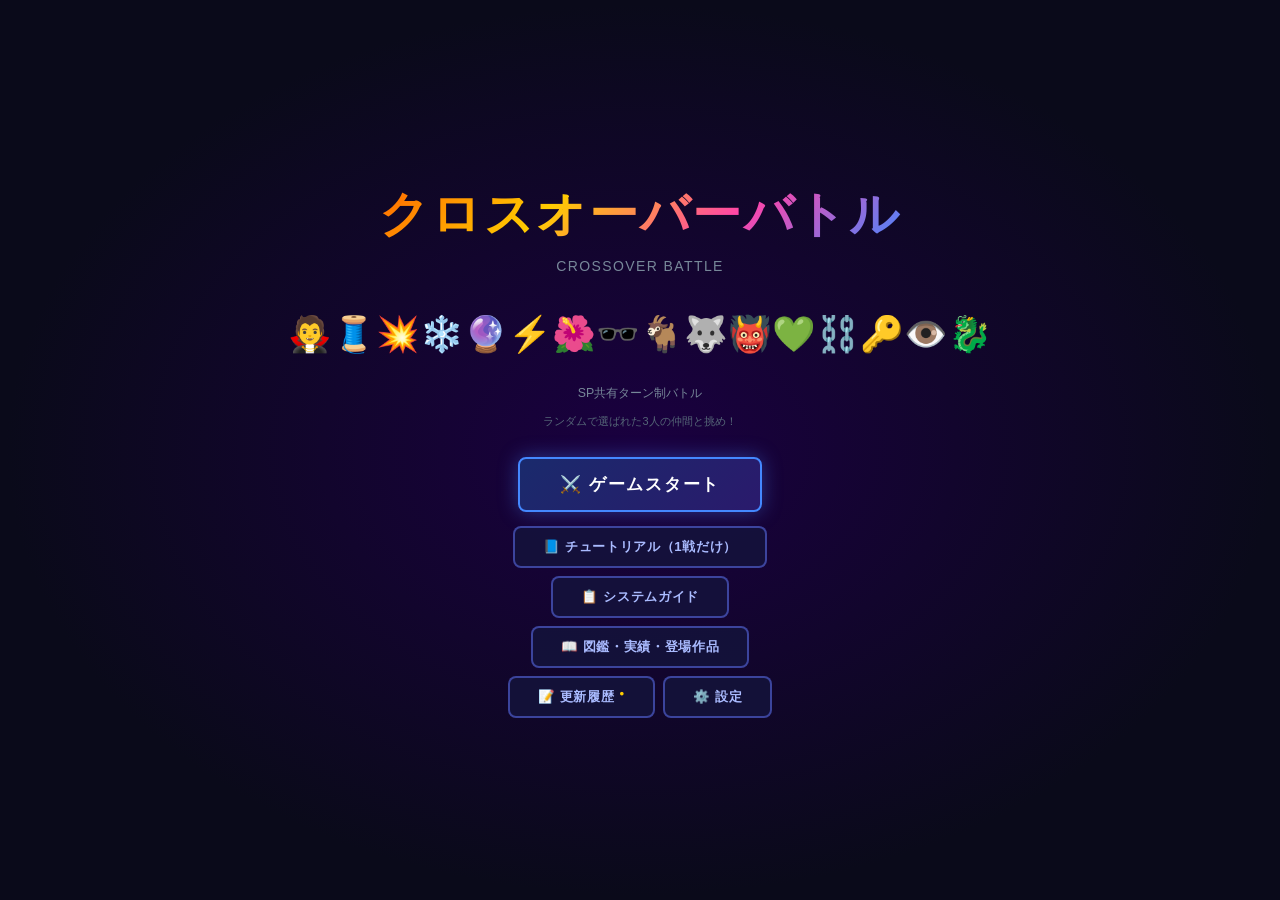
<file: index.html>
<!DOCTYPE html>
<html lang="ja">
<head>
  <meta charset="UTF-8">
  <meta name="viewport" content="width=device-width, initial-scale=1.0">
  <title>クロスオーバーバトル</title>
  <link rel="stylesheet" href="style.css?v=32">
</head>
<body>

<!-- ============================================================
     TITLE SCREEN
     ============================================================ -->
<div id="title-screen" class="screen active">
  <div class="title-logo">クロスオーバーバトル</div>
  <div class="title-sub">CROSSOVER BATTLE</div>
  <div class="title-chars">🐉⚔️🍥👊🔮🧊⚡🔥🌙💜⭐🛡️🦋💀🐉🦵</div>
  <p style="color:#778899;margin-bottom:12px;font-size:0.88rem;">
    SP共有ターン制バトル
  </p>
  <p style="color:#556677;margin-bottom:28px;font-size:0.78rem;">
    ランダムで選ばれた3人の仲間と挑め！
  </p>
  <!-- 並び順は「上から読むと迷わない流れ」で決めている。
       遊ぶ → 分からなければ学ぶ → 遊んだ後に振り返る → 調整する。
       更新履歴と設定は最後の1行に横並びで置く。縦に積むとボタンが6段になって
       スタートボタンの存在感が薄れるため、頻度の低い2つだけ横に並べている。
       margin-top:14px はスタートボタンとの間だけを空けるためのもので、
       2番目のボタンに付ける（並べ替えるときは一緒に動かすこと） -->
  <button id="start-btn" class="btn-primary">⚔️ ゲームスタート</button>
  <button id="tutorial-btn" class="btn-secondary" style="margin-top:14px;">📘 チュートリアル（1戦だけ）</button>
  <button id="system-btn" class="btn-secondary" style="margin-top:8px;">📋 システムガイド</button>
  <button id="collection-btn" class="btn-secondary" style="margin-top:8px;">📖 図鑑・実績・登場作品</button>
  <div class="title-btn-row">
    <button id="patch-btn" class="btn-secondary">📝 更新履歴<span id="patch-new-dot" class="patch-new-dot" hidden>●</span></button>
    <button id="settings-btn" class="btn-secondary">⚙️ 設定</button>
  </div>
</div>

<!-- ============================================================
     SETTINGS SCREEN
     ============================================================ -->
<div id="settings-screen" class="screen">
  <div class="collection-header">
    <h1 class="collection-title">⚙️ 設定</h1>
    <button id="settings-back-btn" class="btn-secondary">← タイトルへ</button>
  </div>
  <div id="settings-content"></div>
</div>

<!-- ============================================================
     COLLECTION SCREEN
     ============================================================ -->
<div id="collection-screen" class="screen">
  <div class="collection-header">
    <h1 class="collection-title">📖 図鑑・実績・登場作品</h1>
    <div>
      <button id="collection-reset-btn" class="btn-secondary">🗑️ 進捗リセット</button>
      <button id="collection-back-btn" class="btn-secondary">← タイトルへ</button>
    </div>
  </div>
  <div class="collection-tabs">
    <button class="tab-btn active" data-tab="chars">👥 キャラ図鑑</button>
    <button class="tab-btn" data-tab="relics">💎 レリック図鑑</button>
    <button class="tab-btn" data-tab="achievements">🏆 実績</button>
    <button class="tab-btn" data-tab="origins">🎬 登場作品</button>
  </div>
  <div id="collection-content"></div>
</div>

<!-- 🎬登場作品は単独スクリーンをやめ、📖図鑑・実績の4つ目のタブへ移した
     （入口が2つあると迷うため）。描画は main.js の renderOriginsInto が担う -->

<!-- ============================================================
     BATTLE SCREEN — flex-row layout
     ============================================================ -->
<div id="battle-screen" class="screen">

  <!-- ============================================================
       Left: 参照情報パネル（📘システム / 💎レリック）
       サイドパネルはPCのみ。モバイルでは .battle-side を display:contents で
       箱ごと無かったことにし、💎/📖モーダルという従来の導線を使う
       ============================================================ -->
  <div id="side-left" class="battle-side">

    <!-- 📘システム（renderInfoSidebar が中身を描画）。
         項目数が固定なのでこちらを上に置き、位置を動かさない -->
    <div id="info-sidebar"></div>

    <!-- レリックは周回で増え続ける唯一のブロックなので最後に置く。
         上にあると増えるたびに📘📖を下へ押し下げてしまう。
         renderInfoSidebar で毎ターン作り直すと開閉状態が飛ぶので、
         外枠は静的に置いて中身(#relic-box-body)だけ差し替える -->
    <details id="relic-box" class="sidebar-dropdown" open>
      <summary class="sidebar-dropdown-title" id="relic-box-title">💎 所持レリック</summary>
      <div class="sidebar-dropdown-content" id="relic-box-body"></div>
    </details>

  </div><!-- /#side-left -->

  <!-- Center: main battle content -->
  <div class="battle-main">

    <!-- Top Bar -->
    <div class="battle-topbar">
      <div class="topbar-left">
        <div id="battle-num">⚔️ WAVE 1-1</div>
      </div>
      <div class="audio-controls">
        <button id="log-toggle-btn" class="mobile-tab-btn">📜 ログ</button>
        <button id="relic-modal-btn" class="mobile-tab-btn">💎 レリック</button>
        <button id="guide-modal-btn" class="mobile-tab-btn">📖 ガイド</button>
        <button id="settings-modal-btn" class="audio-btn">⚙️ 設定</button>
      </div>
    </div>

    <!-- 致死ダメージ警告バー -->
    <div id="lethal-warning"></div>

    <!-- Enemy Area -->
    <div id="enemy-area"></div>

    <!-- 敵味方の区切り帯。パーティSPをここに置いて縦スペースを節約している -->
    <div class="vs-divider">
      <span class="party-sp-label">🔋 SP</span>
      <div id="party-sp-gems"></div>
    </div>

    <!-- Ally Area -->
    <div id="ally-area"></div>

    <!-- Skill Panel -->
    <div id="skill-panel">
      <div class="waiting-msg">準備中...</div>
    </div>

  </div><!-- /.battle-main -->

  <!-- ============================================================
       Right: バトルログ専用パネル
       ログ行は左揃えなので、右に置くと文字の開始位置がフィールドに接する側に来る
       ============================================================ -->
  <div id="side-right" class="battle-side">

    <!-- 中身の #battle-log は ui.js / main.js から id 参照されているので名前を変えないこと。
         #log-box も main.js がモバイル表示時に open を立てるのに使っている -->
    <details id="log-box" class="sidebar-dropdown" open>
      <summary class="sidebar-dropdown-title">📜 バトルログ</summary>
      <div id="battle-log"></div>
    </details>

  </div><!-- /#side-right -->

  <!-- Skill animation overlay -->
  <div id="anim-overlay" class="anim-overlay"></div>

</div><!-- /#battle-screen -->

<!-- ============================================================
     RESULT OVERLAY (normal battle win/lose)
     ============================================================ -->
<div id="result-overlay">
  <div id="result-msg"></div>
  <div id="result-relic"></div>
  <button id="result-btn">次へ</button>
</div>

<!-- ============================================================
     BOSS INTRO OVERLAY
     ============================================================ -->
<div id="boss-intro-overlay">
  <div style="font-size:0.75rem;color:#666;letter-spacing:0.3em;">★ BOSS BATTLE ★</div>
  <div id="boss-intro-name"></div>
  <div id="boss-intro-quote"></div>
</div>

<!-- ============================================================
     BOSS VICTORY OVERLAY (after boss win — continue or title)
     ============================================================ -->
<div id="boss-victory-overlay"></div>

<!-- ============================================================
     SWAP OVERLAY (party swap between battles)
     ============================================================ -->
<div id="swap-overlay"></div>

<!-- ============================================================
     RELIC DROP OVERLAY
     ============================================================ -->
<div id="relic-overlay">
  <div class="relic-overlay-box">
    <div class="relic-overlay-title">✨ レリック入手！</div>
    <div class="relic-overlay-sub">1つ選んで持ち帰ろう</div>
    <div id="relic-choices" class="relic-choices"></div>
  </div>
</div>

<!-- ============================================================
     RELIC DISCARD OVERLAY
     ============================================================ -->
<div id="relic-discard-overlay">
  <div class="relic-overlay-box">
    <div class="relic-overlay-title">⚠️ レリックがいっぱい！</div>
    <div class="relic-overlay-sub">1つ手放すレリックを選んでください</div>
    <div id="relic-discard-choices" class="relic-discard-choices"></div>
  </div>
</div>

<!-- ============================================================
     ACHIEVEMENT NOTIFICATION OVERLAY
     ============================================================ -->
<div id="ach-notif-overlay">
  <div class="ach-notif-box">
    <div class="ach-notif-title">🏆 実績解除！</div>
    <div id="ach-notif-box"></div>
    <button id="ach-notif-ok" class="ach-notif-ok-btn">OK</button>
  </div>
</div>

<!-- ============================================================
     SYSTEM MODAL
     ============================================================ -->
<!-- 更新履歴。見た目はシステムガイドのモーダルを流用している -->
<div id="patch-modal" class="system-modal-overlay" style="display:none">
  <div class="system-modal-box">
    <button class="system-modal-close" id="patch-modal-close">✕</button>
    <h2 class="system-modal-title">📝 更新履歴</h2>
    <div id="patch-modal-body"></div>
  </div>
</div>

<div id="system-modal" class="system-modal-overlay" style="display:none">
  <div class="system-modal-box">
    <button class="system-modal-close" id="system-modal-close">✕</button>
    <h2 class="system-modal-title">📋 システムガイド</h2>

    <div class="system-tabs">
      <button class="sys-tab active" data-tab="flow">🗺️ ゲームの流れ</button>
      <button class="sys-tab" data-tab="role">⚔️ ロール</button>
      <button class="sys-tab" data-tab="status">📖 バフ・デバフ</button>
    </div>

    <div class="sys-panel active" id="sys-tab-flow">
      <div class="sys-flow-row">【雑魚戦×2 → ボス戦】の3waveが3セット</div>
      <div class="sys-rule-item">🎲 スタート時にランダムで3人の味方が選ばれる</div>
      <div class="sys-rule-item">🔁 SP共有のサイドターン制：味方全員が行動（行動順は自由） → 敵ターン を繰り返す</div>
      <div class="sys-rule-item">❤️ HPは戦闘後も引き継ぐ（1セット終了後全回復）</div>
      <div class="sys-rule-item">⚡ SPは戦闘開始時3にリセットされる</div>
      <div class="sys-rule-item">💎 レリック：<strong>雑魚戦の勝利時のみ</strong>入手。効果は全員に適用</div>
      <div class="sys-rule-item">👑 キャラ交代：1セット終了時に1人入れ替えられる。</div>
      <div class="sys-rule-item">⭐ シリーズボーナス：同一作品2人 → 攻撃+20%・被ダメ-10%<br> 　 　 　　　　　　　　　　3人全員 → 攻撃+40%・被ダメ-20%</div>
    </div>

    <div class="sys-panel" id="sys-tab-role">
      <div class="sys-role-item"><span class="sys-role-icon">⚔️</span><div><strong>アタッカー</strong><div class="sys-role-desc">敵を撃破したとき、そのターンもう一度行動できる</div></div></div>
      <div class="sys-role-item"><span class="sys-role-icon">💚</span><div><strong>サポーター</strong><div class="sys-role-desc">通常攻撃ヒット時にSPを2回復する</div></div></div>
      <div class="sys-role-item"><span class="sys-role-icon">🛡️</span><div><strong>タンク</strong><div class="sys-role-desc">常に敵の単体攻撃とデバフを引き付ける</div></div></div>
      <div class="sys-role-item"><span class="sys-role-icon">⚡</span><div><strong>ストライカー</strong><div class="sys-role-desc">初回ターンに先制で行動（SP消費ｰ2）する</div></div></div>
    </div>

    <div class="sys-panel" id="sys-tab-status">
      <div class="sys-status-grid">
        <div class="sys-status-item bad"><span>🔥</span><div><strong>燃焼</strong><span>毎ターン最大HP3%ダメージ</span></div></div>
        <div class="sys-status-item bad"><span>☠️</span><div><strong>毒</strong><span>毎ターン最大HP3%ダメージ</span></div></div>
        <div class="sys-status-item bad"><span>🖤</span><div><strong>呪い</strong><span>毎ターン最大HP3%ダメージ</span></div></div>
        <div class="sys-status-item bad"><span>💫</span><div><strong>気絶</strong><span>行動不能（ボスには無効）</span></div></div>
        <div class="sys-status-item bad"><span>⚡</span><div><strong>麻痺</strong><span>15%の確率で行動不能</span></div></div>
        <div class="sys-status-item bad"><span>🧊</span><div><strong>凍結</strong><span>15%の確率で行動不能</span></div></div>
        <div class="sys-status-item good"><span>⬆️攻</span><div><strong>攻撃UP</strong><span>攻撃力×1.3</span></div></div>
        <div class="sys-status-item bad"><span>⬇️攻</span><div><strong>攻撃DOWN</strong><span>攻撃力×0.7</span></div></div>
        <div class="sys-status-item good"><span>⬆️防</span><div><strong>防御UP</strong><span>被ダメ×0.7</span></div></div>
        <div class="sys-status-item bad"><span>⬇️防</span><div><strong>防御DOWN</strong><span>被ダメ×1.3</span></div></div>
        <div class="sys-status-item good"><span>💚</span><div><strong>リジェネ</strong><span>毎ターン最大HP10%回復</span></div></div>
        <div class="sys-status-item good"><span>🛡️</span><div><strong>シールド</strong><span>ダメージを肩代わりする追加HP</span></div></div>
      </div>
      <div class="sys-rule-item">🔄 <strong>攻撃UP↔攻撃DOWN</strong>、<strong>防御UP↔防御DOWN</strong> は互いに打ち消し合う。<br>片方が付いている状態で逆を受けると、元の効果は消えて後から受けた方だけが残る</div>
    </div>
  </div>
</div>

<!-- ============================================================
     SETTINGS MODAL — 戦闘中トップバーの⚙️から開く。
     中身は main.js の renderSettingsModal() が描画し、
     タイトル画面の設定スクリーンと同じ変数・同じ保存先を共用する
     ============================================================ -->
<div id="settings-modal" class="system-modal-overlay" style="display:none">
  <div class="system-modal-box">
    <button class="system-modal-close" id="settings-modal-close">✕</button>
    <h2 class="system-modal-title">⚙️ 設定</h2>
    <div id="settings-modal-body"></div>
  </div>
</div>

<!-- ============================================================
     RELIC MODAL — 戦闘中トップバーの💎から開く（スマホ用）。
     中身は UI.heldRelicsHtml() を情報サイドバーと共用して描画する
     ============================================================ -->
<div id="relic-modal" class="system-modal-overlay" style="display:none">
  <div class="system-modal-box">
    <button class="system-modal-close" id="relic-modal-close">✕</button>
    <h2 class="system-modal-title" id="relic-modal-title">💎 所持レリック</h2>
    <div id="relic-modal-body"></div>
  </div>
</div>

<!-- ============================================================
     CHARACTER DETAIL MODAL — 図鑑でキャラを押すと開く
     ============================================================ -->
<div id="char-modal" class="system-modal-overlay" style="display:none">
  <div class="system-modal-box">
    <button class="system-modal-close" id="char-modal-close">✕</button>
    <div id="char-modal-body"></div>
  </div>
</div>

<!-- Scripts (load order matters) -->
<script src="js/patchnotes.js?v=32"></script>
<script src="js/characters.js?v=32"></script>
<script src="js/passives.js?v=32"></script>
<script src="js/skills.js?v=32"></script>

<script src="js/audio.js?v=32"></script>
<script src="js/battle.js?v=32"></script>
<script src="js/ui.js?v=32"></script>
<script src="js/tutorial.js?v=32"></script>
<script src="js/relics.js?v=32"></script>
<script src="js/achievements.js?v=32"></script>
<script src="js/main.js?v=32"></script>
</body>
</html>
</file>
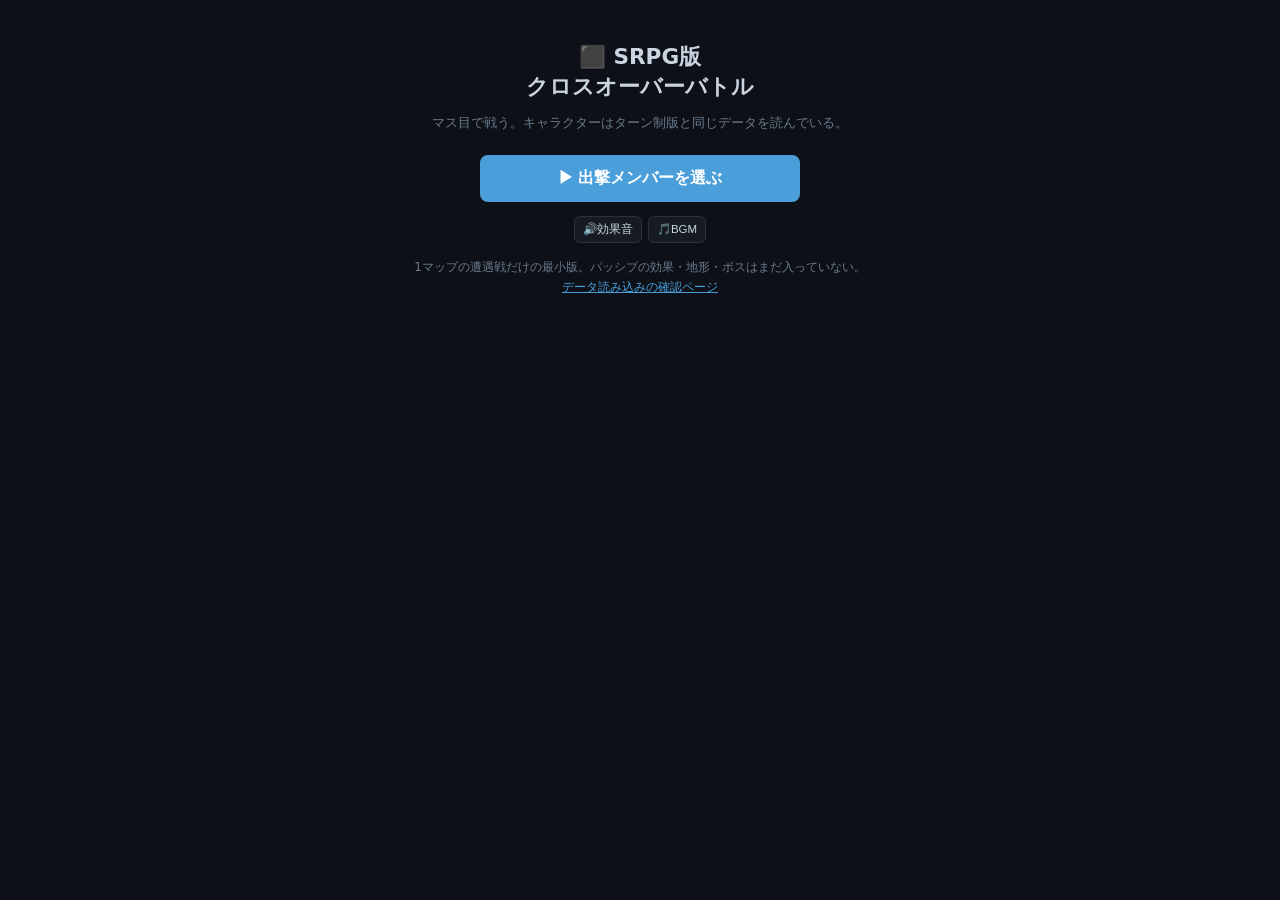
<file: srpg/index.html>
<!DOCTYPE html>
<html lang="ja">
<head>
<meta charset="UTF-8">
<meta name="viewport" content="width=device-width, initial-scale=1.0">
<meta name="robots" content="noindex">
<title>SRPG版 クロスオーバーバトル（開発中）</title>
<link rel="stylesheet" href="style.css?v=2">
</head>
<body class="game">

<!-- ============================================================
     共有データの読み込み
     ============================================================
     ../js/ の3つはターン制側と同じ実体を読んでいる。1つ足せば両方に出る。
     ロジック（battle.js / main.js / ui.js）は共有しない。同名のファイルが
     こちらの js/ にもあるが、中身は完全に別物。

     【?v= について】共有データを更新したら、ルートの index.html と
     こちらの両方で番号を上げること。片方だけだと、もう片方が
     古いデータをキャッシュから掴んだままになる。
     ============================================================ -->
<script src="../js/characters.js?v=1"></script>
<script src="../js/passives.js?v=1"></script>
<script src="../js/skills.js?v=1"></script>

<!-- 音もターン制側と同じ実体を読む。
     audio.js は WebAudio で音を合成しているだけで、DOMにも他のモジュールにも
     依存していない純粋な部品なので、そのまま流用できる。SEを1つ足せば両方で鳴る。
     ※ 音のON/OFFは audio.js が localStorage の icb_seOn / icb_bgmOn に持つ。
       同一オリジンなので設定は2つのゲームで共通になる（意図どおり） -->
<script src="../js/audio.js?v=1"></script>

<!-- SRPG専用 -->
<script src="js/units.js?v=2"></script>
<script src="js/grid.js?v=2"></script>
<script src="js/battle.js?v=2"></script>
<script src="js/ai.js?v=2"></script>
<script src="js/ui.js?v=2"></script>
<script src="js/main.js?v=2"></script>

<!-- ============================================================
     タイトル
     ============================================================ -->
<section id="title-screen" class="screen active">
  <div class="wrap center">
    <h1>⬛ SRPG版<br>クロスオーバーバトル</h1>
    <p class="sub">マス目で戦う。キャラクターはターン制版と同じデータを読んでいる。</p>
    <button id="start-select-btn" class="big-btn">▶ 出撃メンバーを選ぶ</button>
    <div class="top-btns" style="justify-content:center;margin-bottom:14px;">
      <button class="sound-btn" data-kind="se">🔊効果音</button>
      <button class="sound-btn" data-kind="bgm">🎵BGM</button>
    </div>
    <p class="sub small">
      1マップの遭遇戦だけの最小版。パッシブの効果・地形・ボスはまだ入っていない。<br>
      <a href="data.html">データ読み込みの確認ページ</a>
    </p>
  </div>
</section>

<!-- ============================================================
     出撃選択
     ============================================================ -->
<section id="select-screen" class="screen">
  <div class="wrap">
    <h2>出撃メンバー <span id="pick-count" class="dim">0 / 4</span></h2>
    <div id="pick-slots" class="slots"></div>
    <div class="filters">
      <select id="f-origin"></select>
      <select id="f-role"></select>
      <input type="text" id="f-name" placeholder="名前で絞り込み">
    </div>
    <div id="pick-list" class="pick-list"></div>
    <div class="select-foot">
      <button id="start-btn" class="big-btn" disabled>⚔️ 出撃</button>
    </div>
  </div>
</section>

<!-- ============================================================
     戦闘
     ============================================================ -->
<section id="battle-screen" class="screen">
  <div class="battle-top">
    <div id="phase" class="phase">—</div>
    <div class="top-btns">
      <button class="sound-btn" data-kind="se">🔊効果音</button>
      <button class="sound-btn" data-kind="bgm">🎵BGM</button>
      <button id="end-phase-btn" class="small-btn">フェイズ終了</button>
    </div>
  </div>

  <div id="board">
    <div id="tiles"></div>
    <div id="fx-layer"></div>
    <div id="units-layer"></div>
    <div id="banner" class="banner"></div>
  </div>

  <div id="info" class="info"></div>
  <div id="aim-bar" class="aim-bar"></div>
  <div id="log" class="log"></div>
  <div id="action-menu" class="action-menu"></div>
</section>

<!-- ============================================================
     リザルト
     ============================================================ -->
<section id="result-screen" class="screen">
  <div class="wrap center">
    <h1 id="result-title">—</h1>
    <p id="result-sub" class="sub"></p>
    <button id="retry-btn" class="big-btn">↻ 同じ編成でもう一度</button>
    <button id="to-title-btn" class="small-btn">タイトルへ</button>
  </div>
</section>

</body>
</html>
</file>
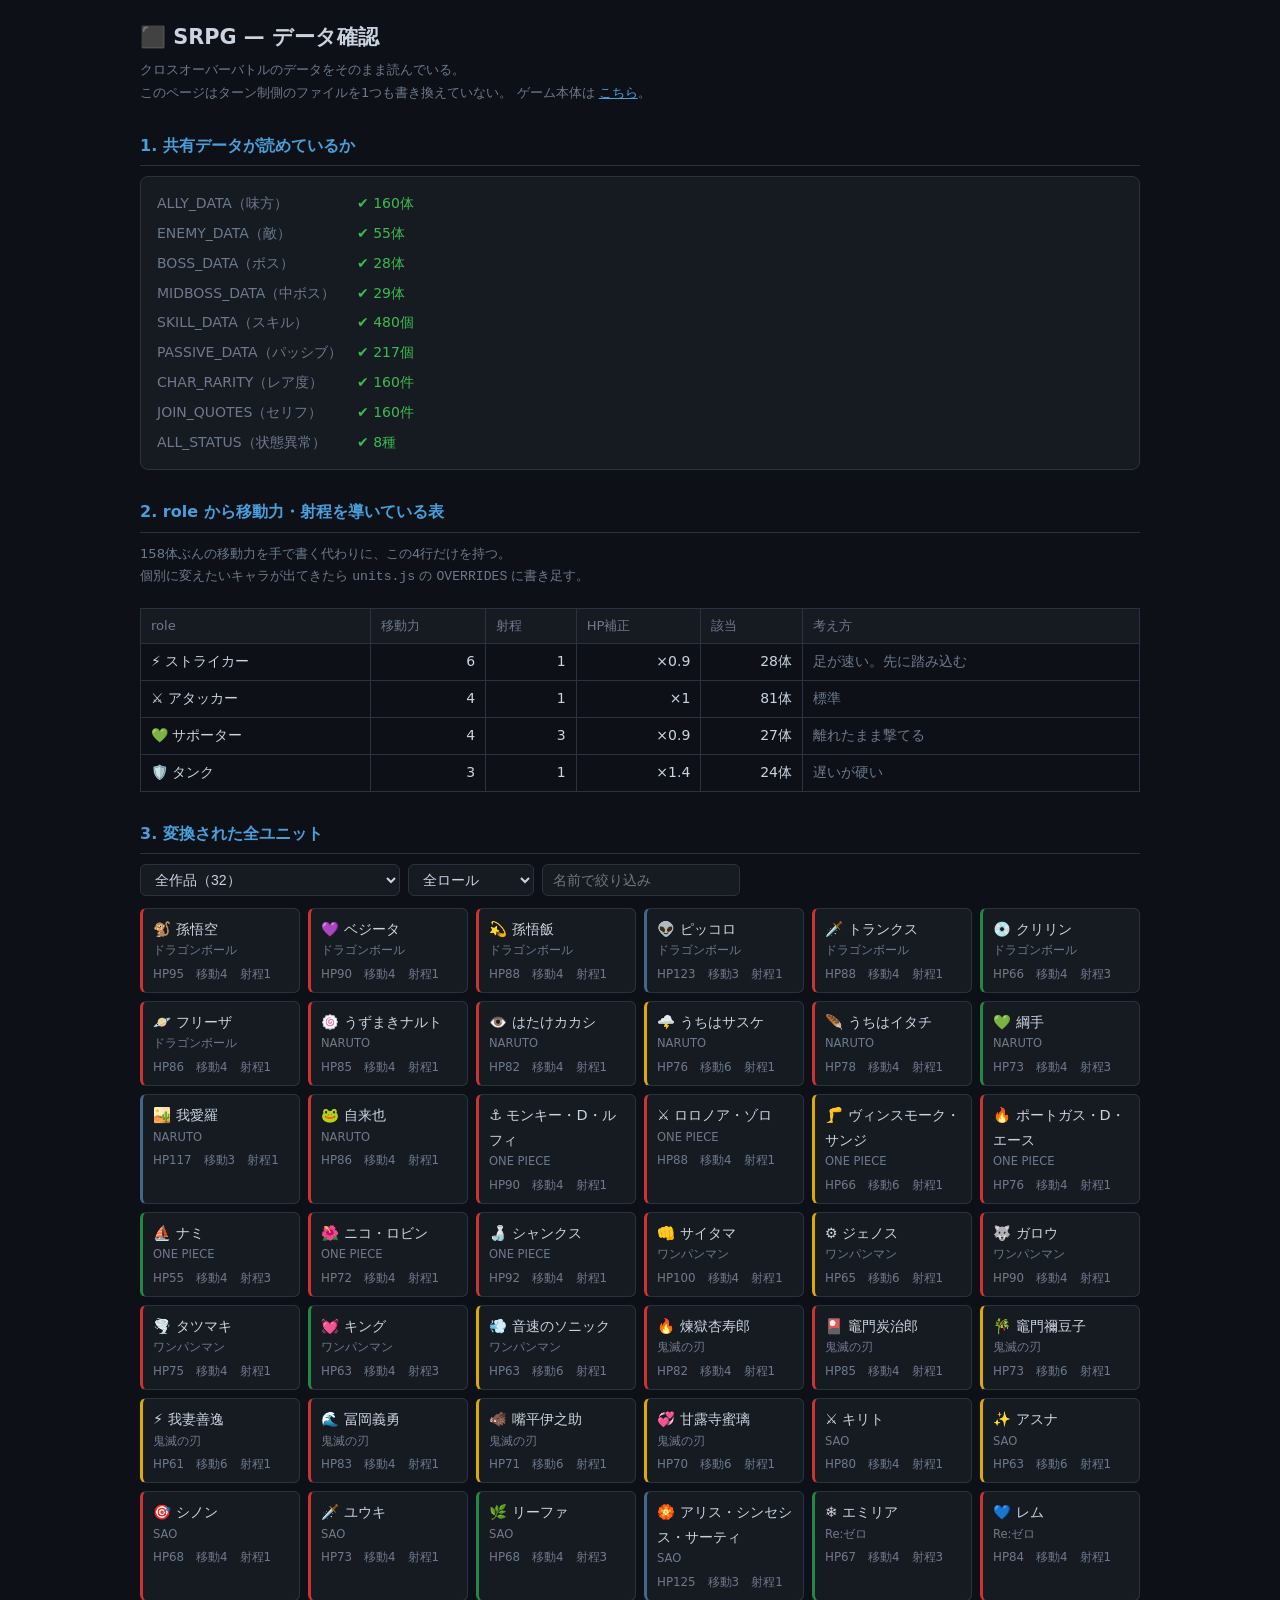
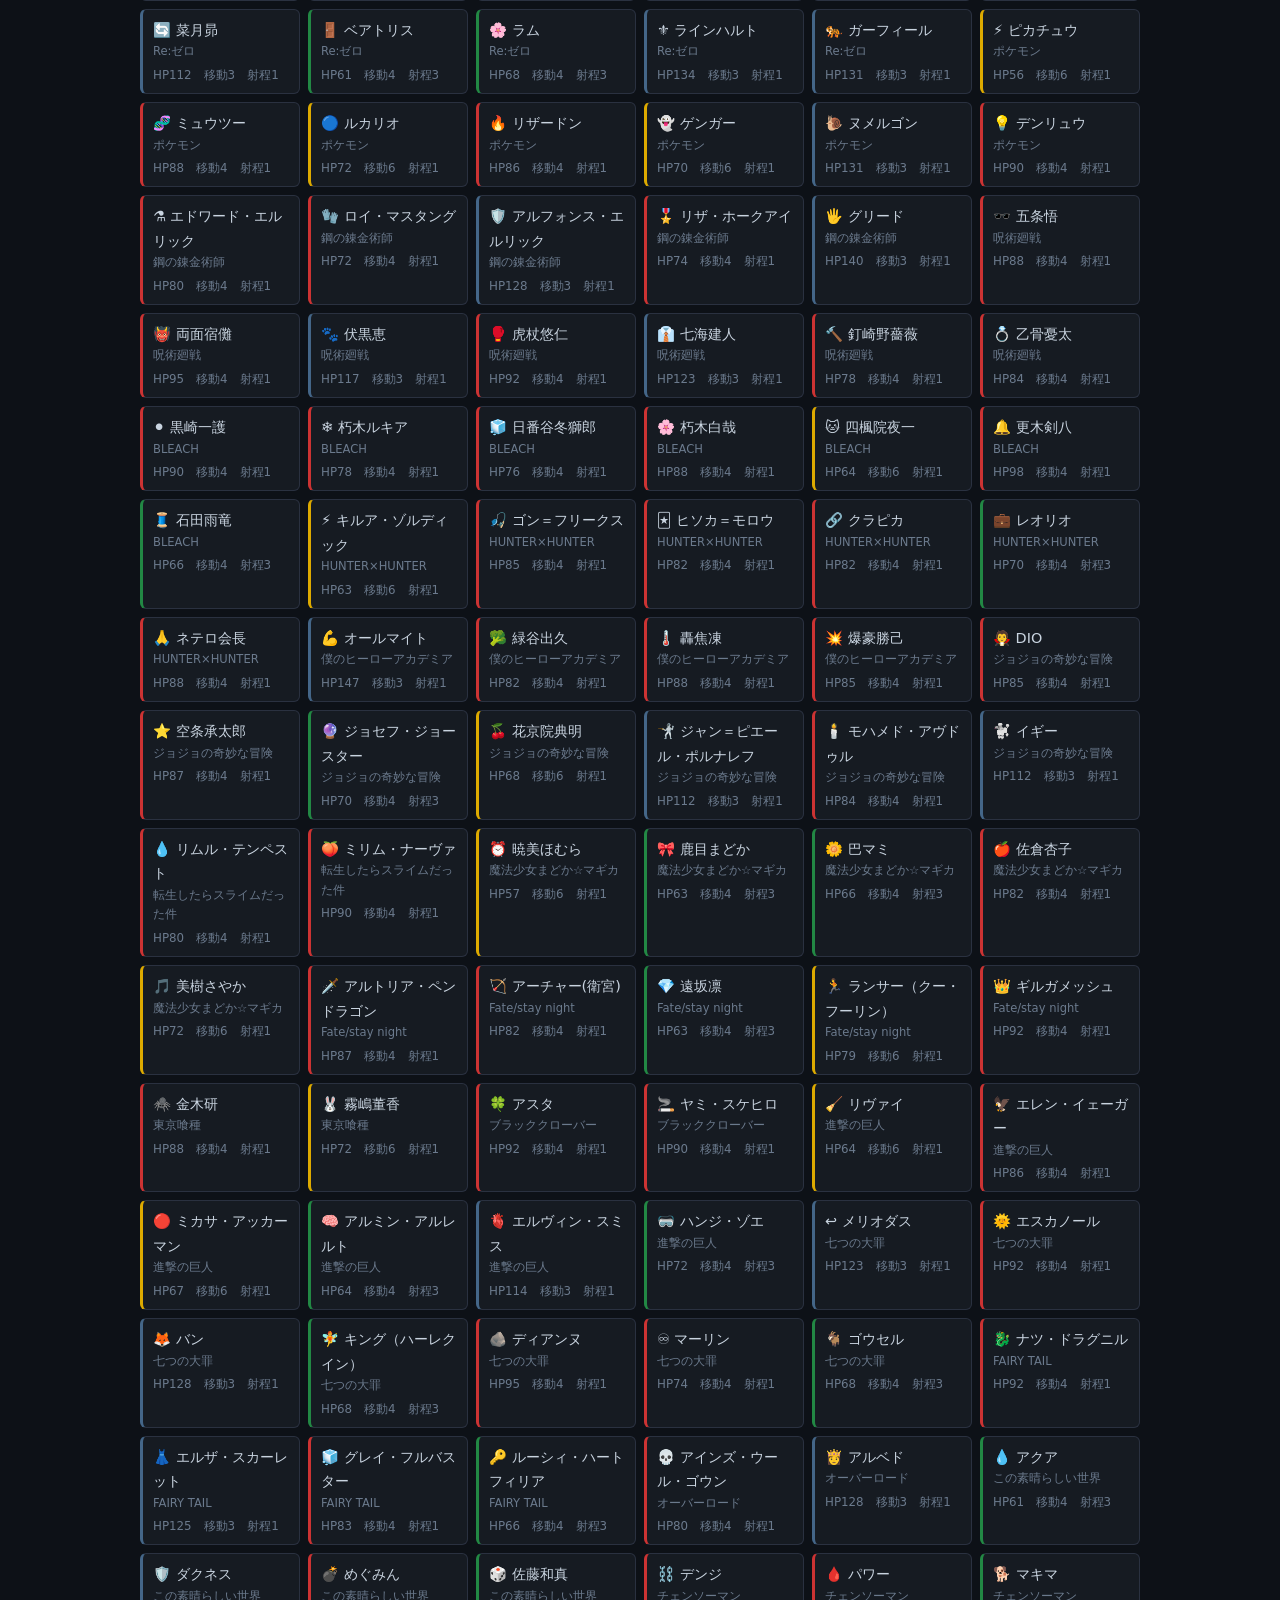
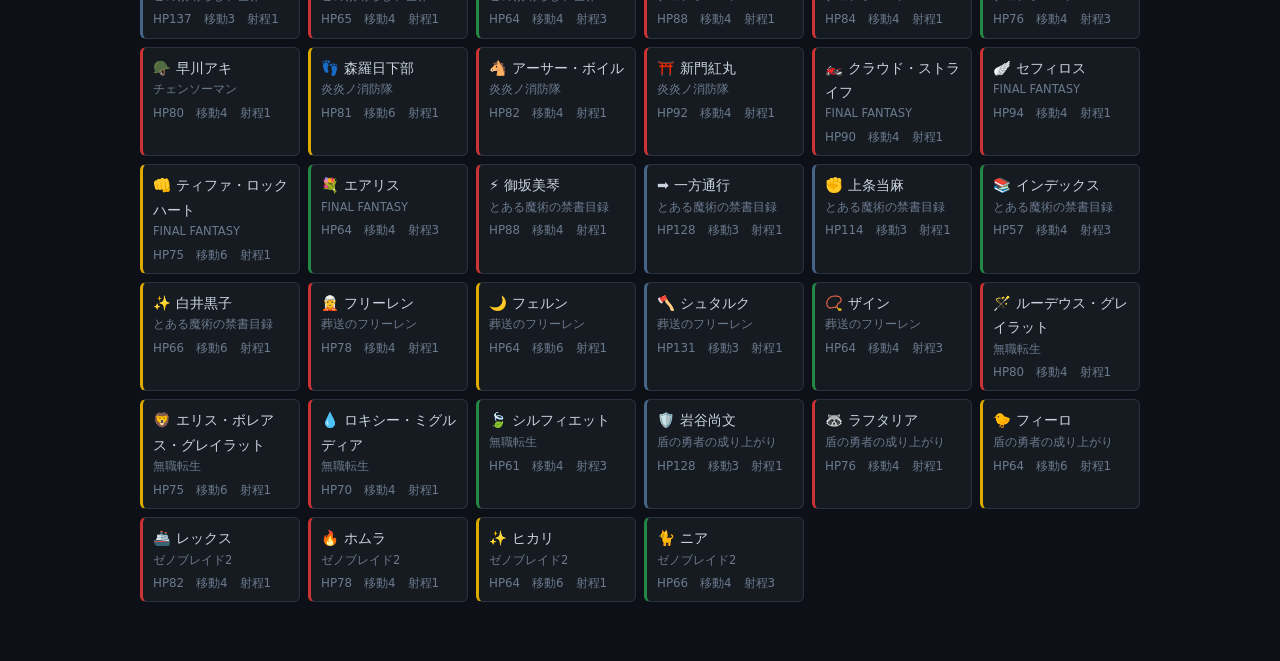
<file: srpg/data.html>
<!DOCTYPE html>
<html lang="ja">
<head>
<meta charset="UTF-8">
<meta name="viewport" content="width=device-width, initial-scale=1.0">
<meta name="robots" content="noindex">
<title>SRPG — 共有データ読み込み確認</title>
<link rel="stylesheet" href="style.css?v=2">
</head>
<body>

<!-- ============================================================
     共有データの読み込み
     ============================================================
     ../js/ の3つはターン制側と同じ実体を読んでいる。1つ足せば両方に出る。
     このページはロジック（battle.js / main.js / ui.js）を一切読まない。
     データファイルには関数が1つも入っていないので、これで完結する。

     【?v= について】共有データを更新したら、ルートの index.html と
     こちらの両方で番号を上げること。片方だけだと、もう片方が
     古いデータをキャッシュから掴んだままになる。
     ============================================================ -->
<script src="../js/characters.js?v=1"></script>
<script src="../js/passives.js?v=1"></script>
<script src="../js/skills.js?v=1"></script>

<!-- SRPG専用。共有データを移動力・射程に変換する -->
<script src="js/units.js?v=2"></script>

<div class="wrap">

  <h1>⬛ SRPG — データ確認</h1>
  <p class="sub">
    クロスオーバーバトルのデータをそのまま読んでいる。<br>
    このページはターン制側のファイルを1つも書き換えていない。
    ゲーム本体は <a href="index.html" style="color:var(--accent)">こちら</a>。
  </p>

  <h2>1. 共有データが読めているか</h2>
  <div class="check" id="check"></div>

  <h2>2. role から移動力・射程を導いている表</h2>
  <p class="sub">
    158体ぶんの移動力を手で書く代わりに、この4行だけを持つ。<br>
    個別に変えたいキャラが出てきたら <code>units.js</code> の <code>OVERRIDES</code> に書き足す。
  </p>
  <div class="scroll-x"><table id="role-table"></table></div>

  <h2>3. 変換された全ユニット</h2>
  <div class="filters">
    <select id="f-origin"></select>
    <select id="f-role"></select>
    <input type="text" id="f-name" placeholder="名前で絞り込み">
  </div>
  <div class="units" id="units"></div>
  <div id="detail"></div>

</div>

<script>
// ============================================================
// このページの表示だけを担当する。ゲームロジックはまだ何もない。
// ============================================================
(function () {
  'use strict';

  // ---- 1. 読み込み確認 ------------------------------------
  // データが取れなければ、それ以降を動かしても意味がないので先に出す。
  const checks = [
    ['ALLY_DATA（味方）',        () => typeof ALLY_DATA    !== 'undefined' && ALLY_DATA.length,    '体'],
    ['ENEMY_DATA（敵）',         () => typeof ENEMY_DATA   !== 'undefined' && ENEMY_DATA.length,   '体'],
    ['BOSS_DATA（ボス）',        () => typeof BOSS_DATA    !== 'undefined' && BOSS_DATA.length,    '体'],
    ['MIDBOSS_DATA（中ボス）',   () => typeof MIDBOSS_DATA !== 'undefined' && MIDBOSS_DATA.length, '体'],
    ['SKILL_DATA（スキル）',     () => typeof SKILL_DATA   !== 'undefined' && Object.keys(SKILL_DATA).length,   '個'],
    ['PASSIVE_DATA（パッシブ）', () => typeof PASSIVE_DATA !== 'undefined' && Object.keys(PASSIVE_DATA).length, '個'],
    ['CHAR_RARITY（レア度）',    () => typeof CHAR_RARITY  !== 'undefined' && Object.keys(CHAR_RARITY).length,  '件'],
    ['JOIN_QUOTES（セリフ）',    () => typeof JOIN_QUOTES  !== 'undefined' && Object.keys(JOIN_QUOTES).length,  '件'],
    ['ALL_STATUS（状態異常）',   () => typeof ALL_STATUS   !== 'undefined' && ALL_STATUS.length,   '種']
  ];
  document.getElementById('check').innerHTML = checks.map(([label, fn, unit]) => {
    let n = 0;
    try { n = fn() || 0; } catch (e) { n = 0; }
    const cls = n > 0 ? 'ok' : 'ng';
    const mark = n > 0 ? '✔' : '✘';
    return `<div class="check-row"><span class="k">${label}</span>` +
           `<span class="v ${cls}">${mark} ${n}${unit}</span></div>`;
  }).join('');

  const units = SRPG_Units.build();
  if (!units.length) return;   // データが読めていないなら以降は出さない

  // ---- 2. 変換表 -------------------------------------------
  const order = ['striker', 'attacker', 'support', 'tank'];
  document.getElementById('role-table').innerHTML =
    '<tr><th>role</th><th>移動力</th><th>射程</th><th>HP補正</th><th>該当</th><th>考え方</th></tr>' +
    order.map(r => {
      const u = SRPG_Units.ROLE_UNIT[r];
      const n = units.filter(x => x.role === r).length;
      const label = (typeof ROLES !== 'undefined' && ROLES[r]) ? ROLES[r].icon + ' ' + ROLES[r].label : r;
      return `<tr><td>${label}</td><td class="num">${u.move}</td><td class="num">${u.range}</td>` +
             `<td class="num">×${SRPG_Units.ROLE_HP[r]}</td><td class="num">${n}体</td>` +
             `<td style="color:var(--dim)">${u.note}</td></tr>`;
    }).join('');

  // ---- 3. 一覧と絞り込み -----------------------------------
  const fOrigin = document.getElementById('f-origin');
  const fRole   = document.getElementById('f-role');
  const fName   = document.getElementById('f-name');

  const origins = [...new Set(units.map(u => u.origin))].sort();
  fOrigin.innerHTML = `<option value="">全作品（${origins.length}）</option>` +
    origins.map(o => `<option value="${o}">${o}（${units.filter(u => u.origin === o).length}）</option>`).join('');
  fRole.innerHTML = '<option value="">全ロール</option>' +
    order.map(r => `<option value="${r}">${(typeof ROLES !== 'undefined' && ROLES[r]) ? ROLES[r].label : r}</option>`).join('');

  function render() {
    const o = fOrigin.value, r = fRole.value, q = fName.value.trim();
    const list = units.filter(u =>
      (!o || u.origin === o) && (!r || u.role === r) && (!q || u.name.includes(q)));
    document.getElementById('units').innerHTML = list.length ? list.map(u => {
      const col = (typeof ROLES !== 'undefined' && ROLES[u.role]) ? ROLES[u.role].color : '#666';
      return `<div class="unit" data-id="${u.id}" style="border-left-color:${col}">` +
             `<div class="nm">${u.emoji} ${u.name}</div>` +
             `<div class="or">${u.origin}</div>` +
             `<div class="st">HP${u.hp}　移動${u.move}　射程${u.range}</div></div>`;
    }).join('') : '<div class="empty">該当なし</div>';
  }

  function detail(id) {
    const u = units.find(x => x.id === id);
    if (!u) return;
    const acts = u.skillIds.map(sid => SRPG_Units.toAction(sid)).filter(Boolean);
    document.getElementById('detail').innerHTML =
      `<div class="detail">` +
      `<div class="hd">${u.emoji} ${u.name}　<span style="color:var(--dim);font-size:.8rem">` +
      `${'★'.repeat(u.rarity)}　${u.origin}　${u.job || ''}</span></div>` +
      (u.joinQuote ? `<div class="quote">「${u.joinQuote}」</div>` : '') +
      `<div style="margin-bottom:10px">` +
      `<span class="tag">HP ${u.hp}（素${u.baseHp}）</span>` +
      `<span class="tag">移動 ${u.move}</span>` +
      `<span class="tag">射程 ${u.range}</span>` +
      `<span class="tag">${u.derived ? 'role から導出' : '個別指定'}</span></div>` +
      (u.passive ? `<div style="margin-bottom:10px">🔹 <b>${u.passive.name}</b>` +
                   `<span style="color:var(--dim)"> … ${u.passive.desc}</span>` +
                   `<span class="tag" style="margin-left:6px">${u.passive.type}</span></div>` : '') +
      `<div class="scroll-x"><table>` +
      `<tr><th>コスト</th><th>技</th><th>当たり方</th><th>威力</th><th>付加</th></tr>` +
      acts.map(a => {
        const eff = [a.effect && a.effect + (a.effectTurns ? `(${a.effectTurns}T)` : ''), a.effect2]
                      .filter(Boolean).concat(a.tags).join('・');
        const pw = a.total ? (a.hits > 1 ? `${a.total}（${a.power}×${a.hits}）` : String(a.total))
                 : a.healPower ? `回復${a.healPower}` : a.shieldPower ? `盾${a.shieldPower}` : '—';
        return `<tr><td>${a.isBasic ? '通常' : 'SP' + a.cost}</td><td>${a.icon} ${a.name}</td>` +
               `<td>${a.shapeLabel}<span style="color:var(--dim);font-size:.78rem"> ${a.shapeDesc}</span></td>` +
               `<td class="num">${pw}</td><td style="color:var(--dim)">${eff || '—'}</td></tr>`;
      }).join('') + `</table></div></div>`;
  }

  document.getElementById('units').addEventListener('click', e => {
    const card = e.target.closest('.unit');
    if (card) detail(card.dataset.id);
  });
  [fOrigin, fRole].forEach(el => el.addEventListener('change', render));
  fName.addEventListener('input', render);
  render();
})();
</script>

</body>
</html>
</file>
<file: style.css>
/* ============================================================
   GLOBAL RESET & VARIABLES
   ============================================================ */
*, *::before, *::after { box-sizing: border-box; margin: 0; padding: 0; }

:root {
  --bg-dark: #0a0a1a;
  --bg-panel: #12122a;
  --bg-card: #1a1a35;
  --border-glow: rgba(100, 120, 255, 0.4);
  --neon-blue: #4488ff;
  --neon-purple: #aa44ff;
  --neon-gold: #ffcc00;
  --neon-green: #44ffaa;
  --text-main: #ddeeff;
  --text-dim: #778899;
  --red: #ff3344;
  --orange: #ff8833;
  /* Webフォントは読み込まない（このゲームは外部リソース参照ゼロ。日本語Webフォントは
     数MB規模なので自己完結性と表示速度の両方を壊す）。システムフォントの並び順で解決する。
     フォールバックは「文字単位」で効くので、仮名を持たない Segoe UI を先頭に置いても
     仮名だけが後続の日本語フォントへ落ちる。その挙動を利用している。
     Windows=游ゴシックUI / Mac・iOS=ヒラギノ角ゴ / Android=Noto Sans JP。
     末尾の絵文字3つはキャラアイコン149個が全部絵文字であるため。♾️🫀 のような新しめの
     絵文字が文字フォント側のモノクロ字形で拾われるのを防ぐ。
     ※小さいラベル（最小0.52rem≒7px）が細くて読みにくければ
       'Yu Gothic UI' と 'Meiryo' の順序を入れ替えると元の見え方に戻る */
  --font: -apple-system, 'Segoe UI', 'Hiragino Sans', 'Hiragino Kaku Gothic ProN',
          'Noto Sans JP', 'Yu Gothic UI', 'Meiryo', sans-serif,
          'Segoe UI Emoji', 'Apple Color Emoji', 'Noto Color Emoji';

  /* PC版のUI倍率。バトル画面専用CSS（#battle-screen 〜 FLOATING NUMBERS）の
     寸法だけがこの値に連動する。他画面はモーダルやガチャカードが px 固定枠なので
     巻き込むと中身が溢れる。あえて範囲を切り離している */
  --ui-scale: 1;

  /* 戦闘フィールドの横幅（敵/味方エリアの外寸＝左右12pxのpadding込み）。
     敵エリア・味方エリア・スキルグリッド・キャラ選択グリッドがこの値を共有するので、
     どの画面幅でも縦のラインが揃う。

     下限の根拠: 敵は全分岐で最大3体（main.js の summonCap = 3）。最も広いのは
     最終決戦の [中ボス, 大ボス, 中ボス]。.boss-card が付くのは isBoss だけなので
     130 + gap16 + 155 + gap16 + 130 = 447px、エリアのpadding 24pxを足して471px。
     味方は 130×3 + gap14×2 + 24 = 442px。520pxなら約50pxの余裕がある */
  --field-max: calc(520px * var(--ui-scale));
}

/* #battle-screen は height:100vh + overflow:hidden なので、拡大しすぎると下端が切れる。
   バトル画面の自然高さは約720px。倍率Sで約720×Sになるため、幅だけでなく
   「高さ」も条件に入れて安全側に倒す。max-width:640px のモバイル指定とは条件が
   重ならないので、スマホ側は常に倍率1のまま */
@media (min-width: 1280px) and (min-height:  800px) { :root { --ui-scale: 1.10; } }
@media (min-width: 1600px) and (min-height:  900px) { :root { --ui-scale: 1.22; } }
@media (min-width: 1900px) and (min-height: 1000px) { :root { --ui-scale: 1.35; } }

/* 100vh は iOS Safari では「アドレスバーが隠れたときの高さ」を指すため、
   バーが出ている間は実際の表示領域より大きくなる。内容が収まっていても常に
   スクロール可能な状態になり、タップのたびにバーが出入りして画面が上下に飛ぶ。
   100dvh は「今まさに見えている高さ」なのでこれが起きない。
   dvh を知らない古いブラウザは2行目を無視して 100vh のまま動く */
html, body {
  width: 100%;
  min-height: 100vh;
  min-height: 100dvh;
  background: radial-gradient(ellipse at top, #1a0a3a 0%, #0a0a1a 60%);
  color: var(--text-main);
  font-family: var(--font);
  font-size: 14px;
  overflow-x: hidden;
}

/* ============================================================
   SCREENS
   ============================================================ */
.screen { display: none; min-height: 100vh; min-height: 100dvh; }
.screen.active { display: flex; flex-direction: column; }

/* ============================================================
   TITLE SCREEN
   ============================================================ */
#title-screen {
  align-items: center; justify-content: center; text-align: center;
  padding: 40px 20px;
  background: radial-gradient(ellipse at center, #1a0040 0%, #0a0a1a 70%);
  position: relative; overflow: hidden;
}

/* タイトル画面に浮かぶセリフ */
.title-quote {
  position: absolute; max-width: 320px; pointer-events: none; z-index: 1;
  font-size: 0.8rem; color: #8899bb; text-align: left; line-height: 1.5;
  opacity: 0; animation: titleQuoteFloat 6s ease-out forwards;
}
@keyframes titleQuoteFloat {
  0%   { opacity: 0; transform: translate(-50%, 20px); }
  15%  { opacity: 0.85; }
  70%  { opacity: 0.6; }
  100% { opacity: 0; transform: translate(-50%, -40px); }
}

.title-logo {
  font-size: clamp(2rem, 6vw, 3.5rem);
  font-weight: 900; letter-spacing: 0.05em;
  background: linear-gradient(135deg, #ff6600, #ffcc00, #ff44aa, #4488ff);
  -webkit-background-clip: text; -webkit-text-fill-color: transparent; background-clip: text;
  margin-bottom: 10px;
  animation: titlePulse 3s ease-in-out infinite;
}
@keyframes titlePulse { 0%, 100% { filter:brightness(1); } 50% { filter:brightness(1.4); } }

.title-sub { font-size:1rem; color:var(--text-dim); margin-bottom:40px; letter-spacing:0.1em; }
.title-chars { font-size:2.5rem; margin-bottom:30px; animation: floatChars 4s ease-in-out infinite; }
@keyframes floatChars { 0%, 100% { transform:translateY(0); } 50% { transform:translateY(-8px); } }

.btn-primary {
  padding: 14px 40px; font-size: 1.2rem; font-weight: 700;
  border: 2px solid var(--neon-blue);
  background: linear-gradient(135deg, #1a2a6c, #2a1a6c);
  color: #fff; border-radius: 8px; cursor: pointer; letter-spacing: 0.1em;
  transition: all 0.2s; box-shadow: 0 0 20px rgba(68,136,255,0.4);
}
.btn-primary:hover {
  background: linear-gradient(135deg, #2a3a8c, #3a2a8c);
  box-shadow: 0 0 30px rgba(68,136,255,0.7); transform: scale(1.05);
}

/* ============================================================
   BATTLE SCREEN — flex-row with sidebar
   ============================================================ */
#battle-screen {
  flex-direction: row !important;
  background: radial-gradient(ellipse at top, #120a2a 0%, #0a0a18 70%);
  height: 100vh;
  height: 100dvh;   /* html,body と同じ理由。PCでは 100vh と同値 */
  align-items: stretch;
  overflow: hidden;
  /* 1920px級のモニタでは横が余りすぎる。パーティは3人固定・敵も最大3〜4体なので
     カード幅の合計は約564pxにしかならず、1441pxの中で6割が空いてしまう。
     画面全体に上限を掛け、余った左右は body の背景として残す（レターボックス）。
     倍率と違って固定値でよい: 2560px級でも左右の帯が増えるだけで中身は変わらない。
     1440px以下では上限に当たらないので何も起きない。
     内訳(倍率1.35): 左パネル344 + .battle-main 749 + 右パネル344 + border2 = 1440。
     フィールド702pxが .battle-main の94%を占める */
  max-width: 1440px;
  margin-inline: auto;
}

/* Left: main battle content */
.battle-main {
  flex: 1;
  min-width: 0;
  display: flex;
  flex-direction: column;
  overflow: hidden;
  position: relative;
}

/* Top bar inside .battle-main */
.battle-topbar {
  display: flex; align-items: center; justify-content: space-between;
  padding: calc(8px * var(--ui-scale)) calc(14px * var(--ui-scale));
  background: rgba(0,0,0,0.5);
  border-bottom: 1px solid var(--border-glow);
  flex-shrink: 0;
}

.topbar-left { display:flex; flex-direction:row; align-items:baseline; gap:10px; }
#battle-num { font-size:calc(0.95rem * var(--ui-scale)); font-weight:700; color:var(--neon-gold); letter-spacing:0.08em; }
.audio-controls { display:flex; gap:6px; }
.audio-btn {
  padding:4px 8px; font-size:calc(0.72rem * var(--ui-scale));
  background:rgba(255,255,255,0.08); border:1px solid rgba(255,255,255,0.2);
  color:var(--text-main); border-radius:4px; cursor:pointer; transition:all 0.15s;
}
.audio-btn:hover { background:rgba(255,255,255,0.15); }

/* VS divider */
/* 敵味方の区切り帯。パーティSPを同居させて専用行を廃止している（縦スペース節約）。
   ui.js の showTurnChangeBanner がこの要素の位置を基準にバナーを出す */
.vs-divider {
  display:flex; align-items:center; justify-content:center;
  gap:10px;
  padding:3px 8px;
  border-top:1px solid rgba(255,255,255,0.04);
  border-bottom:1px solid rgba(255,255,255,0.04);
  flex-shrink: 0;
}

/* ---- Enemy Area ---- */
#enemy-area {
  display:flex; justify-content:center; align-items:flex-end;
  /* 敵は最大3体なので通常は1段だが、狭い画面で折り返した場合に上段の吹き出しが
     下段のカードへ食い込まないよう、行方向の間隔で吹き出しの高さ分を確保する */
  /* 下余白は行動予告の吹き出し用。吹き出しは
     技名14.1px + 詳細14.1px + padding8px + border2px = 約38px、
     カード下端から10px離すので必要なのは約48px。52pxで4px余裕を持たせる。
     この数字は倍率1.0のときの実測。吹き出しの中身も --ui-scale で一緒に伸びるので、
     下余白にも同じ倍率を掛けて比率を保つ */
  gap:calc(56px * var(--ui-scale)) calc(16px * var(--ui-scale));
  padding:calc(8px * var(--ui-scale)) calc(12px * var(--ui-scale)) calc(52px * var(--ui-scale));
  min-height:calc(140px * var(--ui-scale)); flex-wrap:wrap;
  /* スキルパネルと同じ幅に揃える。align-self:center を併用しないと
     縦フレックスの stretch で親幅いっぱいに伸びて max-width が中央寄せに効かない */
  width:100%; max-width:var(--field-max); align-self:center;
  /* flex-grow は付けないこと。付けるとスキルパネルの高さが変わるたびに
     空きスペースの取り分が動き、敵カードも味方カードも上下に揺れる。
     スキルの効果チップは最大5個あり、複雑な技ほどボタンが高くなるため
     パネルの高さは技によって100px以上変わる。
     余りは #skill-panel の margin-top:auto で「カードより下」の1箇所に集約する。
     flex-shrink:0 は必ず残すこと。縮小を許すと画面が低いときに
     #battle-screen の overflow:hidden でカード下端が切れる */
  flex-shrink:0;
}

/* ---- Ally Area ---- */
#ally-area {
  display:flex; justify-content:center; align-items:flex-start;
  gap:calc(14px * var(--ui-scale));
  padding:calc(8px * var(--ui-scale)) calc(12px * var(--ui-scale)) calc(6px * var(--ui-scale));
  flex-wrap:wrap;
  flex-shrink:0;  /* #enemy-area と同じ理由（flex-grow は付けない） */
  width:100%; max-width:var(--field-max); align-self:center;  /* #enemy-area と同じ理由 */
}

/* ---- Turn Order Badge ---- */
.turn-order-badge {
  position: absolute;
  top: 4px; left: 4px;
  width: calc(20px * var(--ui-scale)); height: calc(20px * var(--ui-scale));
  border-radius: 50%;
  background: rgba(40,80,200,0.9);
  color: #fff;
  font-size: calc(0.65rem * var(--ui-scale)); font-weight: 700;
  display: flex; align-items: center; justify-content: center;
  z-index: 5;
  box-shadow: 0 1px 5px rgba(0,0,0,0.6);
  pointer-events: none;
}
.turn-order-badge.badge-now {
  background: var(--neon-gold);
  color: #111;
  font-size: calc(0.75rem * var(--ui-scale));
}

/* ---- Character Cards ---- */
.char-card {
  background: var(--bg-card);
  border: 2px solid transparent;
  border-radius: 10px;
  padding: calc(10px * var(--ui-scale)) calc(8px * var(--ui-scale)) calc(7px * var(--ui-scale));
  text-align: center;
  width: calc(130px * var(--ui-scale));
  position: relative;
  transition: all 0.2s;
  overflow: hidden;
}
.char-card::before {
  content: '';
  position: absolute; inset: 0;
  background: linear-gradient(180deg, var(--char-color, #888) 0%, transparent 40%);
  opacity: 0.06; pointer-events: none;
}
.ally-card  { border-color: rgba(68,136,255,0.3); }
.enemy-card { border-color: rgba(255,50,50,0.3); }
.boss-card  {
  border-color: rgba(200,0,200,0.6);
  box-shadow: 0 0 18px rgba(200,0,200,0.3);
  width: calc(155px * var(--ui-scale));
}
.boss-card .char-emoji { font-size:calc(2.8rem * var(--ui-scale)); }

/* 敵の死体カード畳み（撃破演出後にフェードアウトして幅を詰める） */
.char-card.corpse-collapsed {
  opacity: 0;
  transition: opacity 0.5s ease;
}

.char-card.selectable-ally {
  border-color: rgba(80,200,255,0.3);
  cursor: pointer;
  animation: selectPulse 0.8s ease-in-out infinite alternate;
}
.char-card.selectable-ally:hover {
  border-color: rgba(80,200,255,0.7);
  box-shadow: 0 0 10px rgba(80,180,255,0.4);
  transform: translateY(-2px);
}
@keyframes selectPulse {
  from { box-shadow: 0 0 2px rgba(80,200,255,0.1); }
  to   { box-shadow: 0 0 8px rgba(80,200,255,0.3); }
}
.char-card.active-actor {
  border-color: #ffaa00 !important;
  box-shadow: 0 0 18px rgba(255,160,0,0.85), 0 0 6px rgba(255,200,80,0.6);
  animation: activeActorPulse 1s ease-in-out infinite alternate;
}
@keyframes activeActorPulse {
  from { box-shadow: 0 0 12px rgba(255,140,0,0.6), 0 0 4px rgba(255,200,80,0.4); }
  to   { box-shadow: 0 0 28px rgba(255,160,0,1),   0 0 10px rgba(255,220,80,0.8); }
}

/* 行動中のキャラを目立たせるため、それ以外の味方カードを少し縮める。
   transform はレイアウト上の占有サイズを変えないので隣のカードは1pxも動かない。
   GPU合成なので再描画も起きず、スマホでも負荷にならない（メディアクエリの外に
   置いているのでPC・スマホ両方に効く）。

   :has() で「行動中のカードが居るときだけ」に限定している。これが無いと
   敵ターン中など active-actor が誰も居ない場面で全員が縮んでしまう。
   transform-origin を top にするのは #ally-area が align-items:flex-start で
   上揃えだから。center だと縮んだカードの上端だけ下がって不揃いに見える */
#ally-area:has(.active-actor) .char-card:not(.active-actor) {
  transform: scale(0.92);
  transform-origin: top center;
}
/* 上のルールは #ally-area のぶん詳細度が (1,3,0) で、
   .char-card.selectable-ally:hover の (0,3,0) より強い。transform は単一プロパティなので
   勝ったほうが丸ごと置き換わり、放っておくとホバー時の浮き上がりが消えてしまう。
   縮小を保ったまま translateY を復活させるため、ここで両方を書き直す */
#ally-area:has(.active-actor) .char-card.selectable-ally:not(.active-actor):hover {
  transform: scale(0.92) translateY(-2px);
  transform-origin: top center;
}
/* 全体攻撃の対象表示: カードの上に半透明で重ねるオーバーレイ */
#enemy-area, #ally-area { position: relative; }
.aoe-overlay {
  position: absolute; inset: 0; z-index: 5;
  display: flex; align-items: center; justify-content: center;
  background: rgba(255, 50, 50, 0.10);
  border-radius: 10px;
  font-size: calc(1.8rem * var(--ui-scale)); font-weight: 900; letter-spacing: 0.25em;
  color: rgba(255, 90, 90, 0.6);
  text-shadow: 0 0 12px rgba(255, 50, 50, 0.4);
  pointer-events: none; /* カードのクリック（発動確定）を邪魔しない */
  animation: targetPulse 0.5s ease-in-out infinite alternate;
}
.aoe-overlay-ally {
  background: rgba(68, 255, 170, 0.10);
  color: rgba(80, 230, 160, 0.6);
  animation: allyTargetPulse 0.5s ease-in-out infinite alternate;
}

/* 対象選択中の推定ダメージ。HPバーの右端から「これから削れる分」を帯で重ね、
   数字はバーの直下に右寄せで出す。カードの絵を隠さずに残りHPが直感的に分かる。
   .bar は overflow:hidden なので帯だけを中に入れ、数字は .bar-wrap 側に置いている */
.dmg-slice {
  position: absolute; top: 0; height: 100%;
  border-radius: 3px; pointer-events: none;
  background: repeating-linear-gradient(135deg,
    rgba(255,70,70,0.95) 0 3px, rgba(150,20,20,0.95) 3px 6px);
  animation: dmgSliceBreathe 1.3s ease-in-out infinite alternate;
}
.dmg-slice-lethal {
  background: repeating-linear-gradient(135deg,
    rgba(255,240,120,0.98) 0 3px, rgba(255,90,40,0.98) 3px 6px);
}
@keyframes dmgSliceBreathe { from { opacity: 0.55; } to { opacity: 1; } }

/* ❤️HP行の中に差し込む行内スパン。別行にするとカードが高くなって
   フィールドの縦幅が固定なぶんレイアウトが崩れるので、既存の行に同居させている */
.dmg-num {
  margin-left: 3px; font-weight: 900; color: #ff9a9a;
  text-shadow: 0 0 calc(5px * var(--ui-scale)) rgba(255,40,40,0.55);
  animation: dmgNumBreathe 1.3s ease-in-out infinite alternate;
}
/* 撃破できるときは色を変える。数字を読まなくても「落とせる」と分かるのが狙い */
.dmg-num-lethal { color: #ffe680; text-shadow: 0 0 calc(6px * var(--ui-scale)) rgba(255,150,0,0.85); }

/* ---- クリア時の1周リザルト ---- */
/* 通常戦のレリック入手（#result-relic）と同じ枠を使い回している */
.rs-row {
  display: flex; align-items: flex-start; gap: 10px;
  padding: 7px 0; border-top: 1px solid rgba(100,120,255,0.18);
}
.rs-row:first-child { border-top: none; }
.rs-key { flex: 0 0 6.6em; font-size: 0.74rem; color: var(--text-dim); padding-top: 3px; }
.rs-val { flex: 1; display: flex; flex-wrap: wrap; align-items: baseline; gap: 5px; }
.rs-chip {
  font-size: 0.74rem; font-weight: 700; color: var(--text-main);
  background: rgba(40,60,120,0.45); border-radius: 4px; padding: 3px 7px;
}
.rs-big  { font-size: 1.25rem; font-weight: 900; color: var(--neon-gold); line-height: 1; }
.rs-sub  { font-size: 0.7rem; color: var(--text-dim); }
.rs-none { font-size: 0.74rem; color: var(--text-dim); }

/* ---- 更新履歴 ---- */
/* 更新履歴と設定を最後の1行に横並びで置く。縦に6段積むとスタートボタンが埋もれるため。
   幅の狭い端末で入りきらない場合に備えて折り返しを許可している */
.title-btn-row {
  display: flex; gap: 8px; margin-top: 8px;
  justify-content: center; flex-wrap: wrap;
}
.patch-new-dot { color: var(--neon-gold); margin-left: 5px; font-size: 0.6rem; vertical-align: super; }

/* 更新履歴は増え続けるので、スクロールしても閉じるボタンと見出しが残るようにする。
   .system-modal-box は max-height:85vh + overflow-y:auto で箱ごとスクロールする作りで、
   その中の .system-modal-close は position:absolute。そのままだと下へスクロールした時に
   ✕が画面外へ流れてしまう。この2つだけ sticky にして上に貼り付ける。
   システムガイド側の見た目は変えたくないので #patch-modal に限定している */
#patch-modal .system-modal-close {
  position: sticky; top: 0; float: right;
  z-index: 2; margin-top: -8px; margin-right: -6px;
}
#patch-modal .system-modal-title {
  position: sticky; top: 0; z-index: 1;
  background: var(--bg-card); padding: 4px 0 10px; margin-bottom: 10px;
  box-shadow: 0 6px 10px -8px rgba(0,0,0,0.9);
}

.pt-release { margin-bottom: 16px; }
.pt-head { display: flex; align-items: baseline; gap: 8px; margin-bottom: 6px;
  border-bottom: 1px solid rgba(100,120,255,0.25); padding-bottom: 3px; }
.pt-ver  { font-size: 1rem; font-weight: 900; color: var(--neon-gold); }
.pt-date { font-size: 0.72rem; color: var(--text-dim); }
.pt-item { display: flex; gap: 7px; align-items: flex-start; margin: 5px 0; }
.pt-text { font-size: 0.8rem; line-height: 1.55; color: var(--text-main); }
/* 種別の色分け。幅を固定して行頭を揃える */
.pt-tag {
  flex: 0 0 auto; width: 3.4em; text-align: center;
  font-size: 0.66rem; font-weight: 700; line-height: 1.7;
  border-radius: 3px; margin-top: 1px;
}
.pt-add     { background: rgba(68,255,170,0.18); color: #7dffb0; }
.pt-balance { background: rgba(255,204,0,0.18);  color: #ffd84d; }
.pt-ui      { background: rgba(68,136,255,0.18); color: #8ab6ff; }
.pt-fix     { background: rgba(255,90,90,0.18);  color: #ff9a9a; }

/* ---- 確定加入（図鑑） ---- */
.cm-pin {
  background: rgba(40, 34, 12, 0.5);
  border: 1px solid rgba(255, 204, 0, 0.35);
  border-radius: 6px; padding: 8px 10px; margin-top: 4px;
}
.cm-pin-on { border-color: rgba(255, 204, 0, 0.9); background: rgba(60, 50, 10, 0.6); }
.cm-pin-note { font-size: 0.78rem; color: var(--text-main); line-height: 1.5; }
.cm-pin-note b { color: var(--neon-gold); }
.cm-pin-progress { font-size: 0.82rem; font-weight: 700; color: var(--neon-gold); margin-top: 5px; }
.cm-pin-btn { margin-top: 8px; width: 100%; }

/* 味方側。回復は緑、シールドは紫で、既存の .hp-fill / .shield-fill と色を揃えている */
.heal-slice, .shield-slice {
  position: absolute; top: 0; height: 100%;
  border-radius: 3px; pointer-events: none;
  animation: dmgSliceBreathe 1.3s ease-in-out infinite alternate;
}
.heal-slice {
  background: repeating-linear-gradient(135deg,
    rgba(90,255,160,0.95) 0 3px, rgba(20,150,80,0.95) 3px 6px);
}
.shield-slice {
  background: repeating-linear-gradient(135deg,
    rgba(200,140,255,0.95) 0 3px, rgba(110,50,180,0.95) 3px 6px);
}
.heal-num, .shield-num {
  margin-left: 3px; font-weight: 900;
  animation: dmgNumBreathe 1.3s ease-in-out infinite alternate;
}
.heal-num   { color: #7dffb0; text-shadow: 0 0 calc(5px * var(--ui-scale)) rgba(40,255,140,0.5); }
.shield-num { color: #d9a6ff; text-shadow: 0 0 calc(5px * var(--ui-scale)) rgba(180,100,255,0.5); }
@keyframes dmgNumBreathe { from { opacity: 0.7; } to { opacity: 1; } }

.char-card.targetable {
  border-color: var(--red) !important;
  cursor: crosshair;
  animation: targetPulse 0.5s ease-in-out infinite alternate;
}
@keyframes targetPulse {
  from { box-shadow: 0 0 6px rgba(255,50,50,0.4); }
  to   { box-shadow: 0 0 18px rgba(255,50,50,0.9); }
}
.char-card.hit-flash { animation: hitFlash 0.22s ease-out; }
@keyframes hitFlash {
  0%   { background-color: rgba(255, 60, 60, 0.35); }
  30%  { background-color: rgba(255, 60, 60, 0.35); }
  100% { background-color: rgba(255, 60, 60, 0); }
}
.char-card.shield-flash { animation: shieldFlash 0.9s ease; }
@keyframes shieldFlash {
  0%   { box-shadow: 0 0 0 0px rgba(68,102,136,0); }
  35%  { box-shadow: 0 0 0 12px rgba(68,102,136,0.95), 0 0 24px rgba(68,102,136,0.6); }
  100% { box-shadow: 0 0 0 0px rgba(68,102,136,0); }
}
.char-card.support-on-action {
  animation: supportOnActionPulse 1.0s ease-in-out infinite alternate !important;
}
@keyframes supportOnActionPulse {
  from { box-shadow: 0 0 6px rgba(40,180,80,0.3); }
  to   { box-shadow: 0 0 24px rgba(40,180,80,0.9), 0 0 8px rgba(40,180,80,0.5) inset; }
}
.char-card[draggable="true"] { cursor: grab; }
.char-card[draggable="true"]:active { cursor: grabbing; }
.char-card.dragging  { opacity: 0.35; }
.char-card.drag-over { outline: 2px dashed rgba(255,255,255,0.75); outline-offset: 3px; }

.guard-overlay {
  display: none;
  position: absolute;
  inset: 0;
  flex-direction: column;
  align-items: center;
  justify-content: center;
  pointer-events: none;
  z-index: 6;
  background: rgba(30, 60, 120, 0.30);
  border-radius: 9px;
  font-size: calc(5rem * var(--ui-scale));
  line-height: 1;
}
.guard-overlay::after {
  content: '防御中';
  font-size: calc(0.55rem * var(--ui-scale));
  color: rgba(180,210,255,0.9);
  margin-top: 4px;
  letter-spacing: 0.05em;
}
.guard-overlay.active {
  display: flex;
  animation: guardOverlayPulse 1.6s ease-in-out infinite;
}
@keyframes guardOverlayPulse {
  0%, 100% { opacity: 0.5; }
  50%       { opacity: 0.85; }
}


/* 行動済み: 中身だけ暗くする（色味は残す）。✔バッジは明るいまま重ねる */
.char-card.ally-acted > * { opacity:0.55; filter:brightness(0.7); transition:opacity 0.3s, filter 0.3s; }
.char-card.ally-waiting > * { opacity:0.55; filter:brightness(0.7); transition:opacity 0.3s, filter 0.3s; }
.char-card.ally-acted::after {
  content:'✔'; position:absolute; top:3px; right:6px; z-index:2;
  font-size:calc(0.9rem * var(--ui-scale)); font-weight:900; color:#66dd88;
  text-shadow:0 0 6px rgba(0,0,0,0.8);
}
/* 死亡: 中身は完全グレースケール。💀バッジは明るいまま重ねる */
.char-card.defeated > * { opacity:0.35; filter:grayscale(1) brightness(0.7); }
.char-card.defeated::after {
  content:'💀'; position:absolute; top:3px; right:6px; z-index:2; font-size:calc(1.0rem * var(--ui-scale));
}
.char-card.defeated-flash { animation: defeatedFlash 0.5s ease; }
@keyframes defeatedFlash {
  0%   { background-color:var(--bg-card); transform:scale(1); }
  50%  { background-color:rgba(255,50,50,0.6); transform:scale(1.05); }
  100% { background-color:var(--bg-card); transform:scale(1); }
}
.char-passive.passive-flash { animation: passiveFlash 0.7s ease-in-out 1; }
@keyframes passiveFlash {
  0%, 100% { box-shadow: 0 0 0px rgba(100,255,180,0); background: rgba(40,60,120,0.35); }
  50%       { box-shadow: 0 0 10px rgba(100,255,180,0.9), 0 0 4px rgba(100,255,180,0.5) inset; background: rgba(100,255,180,0.18); }
}
.char-card.relic-flash { animation: relicFlash 0.5s ease-out; }
@keyframes relicFlash {
  0%   { box-shadow: 0 0 0px rgba(255,200,50,0); }
  40%  { box-shadow: 0 0 18px rgba(255,200,50,0.9), 0 0 6px rgba(255,200,50,0.4) inset; }
  100% { box-shadow: 0 0 0px rgba(255,200,50,0); }
}
.char-card.extra-turn-flash    { animation: flashAttacker 0.6s ease-out 2; }
.char-card.support-sp-flash    { animation: flashSupport  0.6s ease-out 2; }
.char-card.tank-block-flash    { animation: flashTank     0.6s ease-out 2; }
.char-card.striker-start-flash { animation: flashStriker  0.6s ease-out 2; }
@keyframes flashAttacker {
  0%   { box-shadow: 0 0 0px  rgba(255,100,50,0); }
  25%  { box-shadow: 0 0 40px rgba(255,100,50,1), 0 0 0 3px rgba(255,100,50,0.9), 0 0 14px rgba(255,100,50,0.6) inset; }
  100% { box-shadow: 0 0 0px  rgba(255,100,50,0); }
}
@keyframes flashSupport {
  0%   { box-shadow: 0 0 0px  rgba(60,200,100,0); }
  25%  { box-shadow: 0 0 40px rgba(60,200,100,1), 0 0 0 3px rgba(60,200,100,0.9), 0 0 14px rgba(60,200,100,0.6) inset; }
  100% { box-shadow: 0 0 0px  rgba(60,200,100,0); }
}
@keyframes flashTank {
  0%   { box-shadow: 0 0 0px  rgba(80,130,255,0); }
  25%  { box-shadow: 0 0 40px rgba(80,130,255,1), 0 0 0 3px rgba(80,130,255,0.9), 0 0 14px rgba(80,130,255,0.6) inset; }
  100% { box-shadow: 0 0 0px  rgba(80,130,255,0); }
}
@keyframes flashStriker {
  0%   { box-shadow: 0 0 0px  rgba(255,204,0,0); }
  25%  { box-shadow: 0 0 40px rgba(255,204,0,1), 0 0 0 3px rgba(255,204,0,0.9), 0 0 14px rgba(255,204,0,0.6) inset; }
  100% { box-shadow: 0 0 0px  rgba(255,204,0,0); }
}
.char-card.revive-flash { animation: reviveFlash 1.4s ease-out forwards; }
@keyframes reviveFlash {
  0%   { box-shadow: 0 0 0px rgba(255,255,150,0); filter: brightness(1); }
  15%  { box-shadow: 0 0 60px rgba(255,255,150,1); filter: brightness(3); }
  45%  { box-shadow: 0 0 30px rgba(255,220,100,0.7); filter: brightness(1.8); }
  100% { box-shadow: 0 0 0px rgba(255,255,150,0); filter: brightness(1); }
}
.char-card.striker-extra-flash { animation: strikerExtraPulse 0.7s ease-in-out infinite; }
@keyframes strikerExtraPulse {
  0%, 100% { box-shadow: 0 0 4px rgba(255,204,0,0.3); border-color: #ffcc00; }
  50%       { box-shadow: 0 0 28px rgba(255,204,0,1), 0 0 10px rgba(255,204,0,0.6) inset; border-color: #ffe066; }
}
.orig-sp-cost { opacity: 0.5; font-size: 0.8em; text-decoration: line-through; margin-left: 2px; }
.char-card.sp-discount-glow { animation: spDiscountPulse 0.7s ease-in-out infinite; }
@keyframes spDiscountPulse {
  0%, 100% { box-shadow: 0 0 4px rgba(255,204,0,0.3); border-color: #ffcc00; }
  50%       { box-shadow: 0 0 28px rgba(255,204,0,1), 0 0 10px rgba(255,204,0,0.6) inset; border-color: #ffe066; }
}

/* 攻撃UP/DOWN パーティクル矢印 */

/* Top badges row */
.card-top-badges {
  display:flex; flex-wrap:wrap; justify-content:center; gap:2px; margin-bottom:4px; min-height:calc(18px * var(--ui-scale));
}

/* Role badges */
.boss-badge { background: #7b2fbe; }
.role-badge {
  font-size:calc(0.58rem * var(--ui-scale)); padding:1px 5px; border-radius:3px;
  color:#fff; font-weight:700; letter-spacing:0.02em;
  white-space:nowrap; display:inline-block;
}
.role-badge.extra-turn-flash,
.role-badge.support-sp-flash,
.role-badge.tank-block-flash,
.role-badge.striker-start-flash { animation: roleBadgePop 0.55s ease-out forwards; }
@keyframes roleBadgePop {
  0%   { transform: scale(1);   opacity: 1; }
  100% { transform: scale(1.8); opacity: 0; }
}

/* Element badges */
.elem-badge {
  font-size:calc(0.58rem * var(--ui-scale)); padding:1px 5px; border-radius:3px;
  color:#fff; font-weight:700; letter-spacing:0.02em;
  white-space:nowrap; display:inline-block;
}

.char-emoji { font-size:calc(2rem * var(--ui-scale)); line-height:1; margin-bottom:2px; }
/* シリーズボーナス発動中は絵文字を光らせる。作品名の発光だけだと
   「作品名・レア度を省略」ONのときに見えなくなるため。
   絵文字はカラー文字なので text-shadow では光らず、drop-shadow を使う。
   filter のアニメーションは再描画を伴うが、対象は最大3枚かつボーナス発動中のみ。
   省電力モードでは animation を止め、下の静的な filter だけが残る */
.series-bonus-active .char-emoji {
  filter: drop-shadow(0 0 4px rgba(255,220,80,0.95))
          drop-shadow(0 0 10px rgba(255,190,40,0.7));
  animation: seriesBonusEmojiPulse 2.2s ease-in-out infinite alternate;
}
@keyframes seriesBonusEmojiPulse {
  from { filter: drop-shadow(0 0 2px rgba(255,220,80,0.5)); }
  to   { filter: drop-shadow(0 0 6px rgba(255,220,80,1))
                 drop-shadow(0 0 14px rgba(255,190,40,0.85)); }
}
.char-name  { font-size:calc(0.68rem * var(--ui-scale)); font-weight:700; margin-bottom:2px; white-space:nowrap; overflow:hidden; text-overflow:ellipsis; }

/* ---- ロールを名前と合体表示（設定でON/OFF、main.js が body に付与） ----
   名前行にロールアイコンを入れ、背景をロールカラーにする。
   キャラの絵文字（.char-emoji）はそのまま残る */
.char-name-role-icon { display: none; margin-right: 2px; }

body.merge-role-name .char-name-role-icon { display: inline; }
body.merge-role-name .char-name {
  background: var(--role-color, transparent);
  color: #fff;
  /* ストライカーの #ddaa00（黄）に白文字だとコントラストが足りないため縁取りする */
  text-shadow: 0 1px 2px rgba(0,0,0,0.75);
  border-radius: 3px;
  padding: 1px 4px;
}
/* ロールも👑ボスも名前チップへ移したので、バッジ行は全カードまとめて畳む（18px+4px） */
body.merge-role-name .card-top-badges { display: none; }

/* 名前チップはキャラ絵文字の上に置く（見出しとして読みやすい）。
   DOM順は変えず flex の order で入れ替えるので、OFF時は従来の並びに戻る。
   ボスの👑バッジはさらに上に残す */
body.merge-role-name .char-card { display: flex; flex-direction: column; }
body.merge-role-name .card-top-badges { order: -2; }
body.merge-role-name .char-name      { order: -1; }

/* Character info rows (origin, rarity, gender/job) */
.char-info-row {
  display: flex; align-items: center; gap: 4px;
  margin-bottom: 1px; justify-content: center;
}
.char-rarity { font-size: calc(0.58rem * var(--ui-scale)); font-weight: 700; letter-spacing: 0.02em; }
.char-gender-job { font-size: calc(0.52rem * var(--ui-scale)); color: var(--text-dim); white-space: nowrap; }
.char-origin-row {
  font-size: calc(0.52rem * var(--ui-scale)); color: #99aadd; text-align: center;
  white-space: nowrap; overflow: hidden; text-overflow: ellipsis;
  margin-bottom: 3px;
}
/* 設定「カードに作品名・レア度を表示」OFF時（main.js が body に付与）。
   バトルカードのみ対象で、図鑑や交代画面の表示は残す */
body.hide-card-info .char-card .char-info-row,
body.hide-card-info .char-card .char-origin-row { display: none; }

/* HPバー（棒グラフ）だけを消す。数値の .bar-value は残すので
   「❤️12/80」と盾の「🛡️5」でHPは把握できる */
body.hide-hp-bar .char-card .bar-wrap { display: none; }

/* ============================================================
   TUTORIAL — 初回戦闘のスポットライト案内
   既存の最大 z-index は 9999 なので、それより上に積む
   ============================================================ */
/* 背後への操作を全部受け止める受け皿。自身は透明で、暗さは .tut-spot が作る */
.tut-root {
  position: fixed; inset: 0; z-index: 10000;
}
/* 巨大な box-shadow で「この矩形の外側だけ」を暗くする。
   SVGマスクを使わずに切り抜きを作れるうえ、中は実画面がそのまま見える。
   pointer-events:none にしないと、切り抜き部分だけ .tut-root の受け止めが効かなくなる */
.tut-spot {
  position: fixed;
  border-radius: 10px;
  box-shadow: 0 0 0 9999px rgba(0, 0, 0, 0.78);
  border: 2px solid rgba(120, 200, 255, 0.9);
  pointer-events: none;
  transition: top 0.28s ease, left 0.28s ease, width 0.28s ease, height 0.28s ease;
}
.tut-bubble {
  position: fixed; z-index: 10001;
  width: min(340px, calc(100vw - 24px));
  padding: calc(12px * var(--ui-scale)) calc(14px * var(--ui-scale));
  background: linear-gradient(180deg, #16203a 0%, #0d1424 100%);
  border: 1px solid rgba(120, 200, 255, 0.5);
  border-radius: 10px;
  box-shadow: 0 8px 28px rgba(0, 0, 0, 0.7);
  transition: top 0.28s ease, left 0.28s ease;
}
.tut-step {
  font-size: calc(0.62rem * var(--ui-scale));
  color: var(--text-dim); letter-spacing: 0.08em; margin-bottom: 2px;
}
.tut-title {
  font-size: calc(0.92rem * var(--ui-scale));
  font-weight: 700; color: #9fd8ff; margin-bottom: calc(6px * var(--ui-scale));
}
.tut-body {
  font-size: calc(0.76rem * var(--ui-scale));
  color: var(--text-main); line-height: 1.7;
}
.tut-body strong { color: #ffe600; }
/* ロール一覧。1行1ロールで詰めて、吹き出しが縦に伸びすぎないようにする */
.tut-roles { margin-top: calc(6px * var(--ui-scale)); }
.tut-roles > div {
  font-size: calc(0.72rem * var(--ui-scale));
  line-height: 1.5;
  padding: calc(3px * var(--ui-scale)) 0;
  border-top: 1px solid rgba(255,255,255,0.08);
}
.tut-roles > div:first-child { border-top: none; }
.tut-roles b { color: #9fd8ff; margin-right: 6px; }
.tut-actions {
  display: flex; justify-content: flex-end; gap: 8px;
  margin-top: calc(10px * var(--ui-scale));
}
.tut-actions button {
  padding: calc(5px * var(--ui-scale)) calc(14px * var(--ui-scale));
  font-size: calc(0.74rem * var(--ui-scale));
  border-radius: 5px; cursor: pointer; transition: all 0.15s;
}
.tut-skip {
  background: transparent; border: 1px solid rgba(255,255,255,0.25); color: var(--text-dim);
}
.tut-skip:hover { background: rgba(255,255,255,0.08); color: var(--text-main); }
.tut-next {
  background: rgba(80,160,255,0.9); border: 1px solid rgba(140,200,255,0.9);
  color: #fff; font-weight: 700;
}
.tut-next:hover { background: rgba(110,185,255,1); }

/* 省電力モードでは移動アニメを切る（既存の方針に合わせる。案内自体は動く） */
body.low-power .tut-spot,
body.low-power .tut-bubble { transition: none; }

/* 設定「〇〇のターン！を表示」OFF時。
   同じ .skill-header を使う「誰を動かす？」は消さないため専用クラスで絞る */
body.hide-turn-header .actor-turn-header { display: none; }

/* ============================================================
   省電力モード（設定でON、またはOSの「視差を減らす」設定）
   box-shadow / filter を動かす装飾アニメは毎フレーム再描画が走り、
   スマホでは発熱と電池消費の主因になる。装飾目的のものだけ止め、
   ダメージ表示や被弾フラッシュなど一回限りの演出は残す
   ============================================================ */
body.low-power .sp-seg.on::after,
body.low-power .char-card.selectable-ally,
body.low-power .char-card.active-actor,
body.low-power .char-card.targetable,
body.low-power .char-card.support-on-action,
body.low-power .char-card.striker-extra-flash,
body.low-power .char-card.sp-discount-flash,
body.low-power .char-card.sp-discount-glow,
body.low-power .char-card.enemy-charging,
body.low-power .char-origin-row.series-bonus-glow,
body.low-power .series-bonus-active .char-emoji,
body.low-power .enemy-next-action,
body.low-power .hp-fill.hp-danger,
body.low-power #lethal-warning.active,
body.low-power .skill-btn.skill-selected,
body.low-power .guard-overlay.active,
body.low-power .aoe-overlay,
body.low-power .title-glow,
body.low-power .dmg-slice,
body.low-power .heal-slice,
body.low-power .shield-slice,
body.low-power .heal-num,
body.low-power .shield-num,
body.low-power .dmg-num,
body.low-power .title-chars { animation: none !important; }

@media (prefers-reduced-motion: reduce) {
  .sp-seg.on::after,
  .char-card.selectable-ally,
  .char-card.active-actor,
  .char-card.targetable,
  .char-card.support-on-action,
  .char-origin-row.series-bonus-glow,
  .series-bonus-active .char-emoji,
  .enemy-next-action,
  .hp-fill.hp-danger,
  #lethal-warning.active,
  .skill-btn.skill-selected,
  .aoe-overlay,
  .dmg-slice,
  .heal-slice,
  .shield-slice,
  .heal-num,
  .shield-num,
  .dmg-num,
  .title-chars { animation: none !important; }
}

/* 設定「パッシブ名を表示」OFF時。味方・敵の両方が対象で、効果の説明は残す。
   全カードから一律に1行減るのでカード高さは揃ったまま */
body.hide-passive-name .passive-name { display: none; }

/* 設定「敵のバッジを表示」OFF時。ボスの👑バッジも含めて全部隠す。
   .card-top-badges は min-height:18px + margin-bottom:4px を持つので、
   バッジだけ消すと空白が残る。コンテナごと畳んで22px分を詰める */

/* ---- Bars ---- */
.bar-wrap { margin-bottom:1px; display:flex; align-items:center; gap:3px; position:relative; }
.bar {
  flex:1; height:calc(5px * var(--ui-scale)); border-radius:3px;
  background:rgba(255,255,255,0.1); overflow:hidden;
  position: relative;
}
.bar-fill { height:100%; border-radius:3px; transition:width 0.4s ease; }
.shield-fill {
  position:absolute; top:0; left:0;
  height:100%; border-radius:3px;
  background:rgba(180,100,255,0.80);
  transition:width 0.4s ease;
  pointer-events:none;
}
.hp-fill { background:linear-gradient(90deg,#44ff88,#44cc66); }
.hp-fill.hp-warning { background:linear-gradient(90deg,#ffaa22,#ff7700); }
.hp-fill.hp-danger  { background:linear-gradient(90deg,#ff4444,#cc0000); animation:hpDanger 1s ease-in-out infinite alternate; }
@keyframes hpDanger { from{opacity:1;} to{opacity:0.6;} }
.mp-fill { background:linear-gradient(90deg,#4488ff,#2244cc); }
.bar-value { font-size:calc(0.68rem * var(--ui-scale)); font-weight:700; color:#e8eef8; white-space:nowrap; text-align:center; margin:1px 0 3px; }
.bar-value .shield-val { color:#cc99ff; margin-left:2px; }

/* ---- Passive Display ---- */
.char-passive {
  font-size: calc(0.56rem * var(--ui-scale)); text-align: center; line-height: 1.4;
  background: rgba(40,60,120,0.35); border-radius: 3px;
  padding: 2px 4px; margin: 2px 0;
  color: #aaccff;
}
.passive-name {
  font-weight: 700; display: block; margin-bottom: 1px;
  white-space: nowrap; overflow: hidden; text-overflow: ellipsis;
}
.passive-desc {
  opacity: 0.85;
  display: -webkit-box; -webkit-line-clamp: 2; -webkit-box-orient: vertical;
  overflow: hidden;
  /* 常に2行分を確保してカード高を揃える。.char-passive の font-size と同じ式なので
     倍率も同じように掛ける（掛け忘れると拡大時に3行目が見切れる） */
  height: calc(0.56rem * var(--ui-scale) * 1.4 * 2);
}

/* ---- Enemy Next Action ---- カードの下にふわふわ浮く吹き出し ---- */
/* 敵カードのみクリップを解除して吹き出しがカード外に出られるようにする。
   guard-overlay / ally-acted::after は味方専用、HPバーは .bar 側で自前に
   クリップしているので、敵側だけ解除しても副作用はない */
#enemy-area .char-card { overflow: visible; }

.enemy-next-action {
  position: absolute;
  top: calc(100% + 10px);
  left: 50%;
  /* 絶対配置の100%は包含ブロック(.char-card)の幅に解決されるのでカード実幅に追従する。
     隣接吹き出しの中心間距離は (W1+W2)/2 + gap、半幅の和は (W1+W2)/2 + 8 なので
     gap が 8px 以上（実際はモバイル10px・PC16px）なら計算上絶対に重ならない */
  width: calc(100% + 8px);
  padding: calc(4px * var(--ui-scale)) calc(7px * var(--ui-scale));
  text-align: center;
  background: rgba(20, 8, 14, 0.94);
  border: 1px solid rgba(255, 110, 110, 0.75);
  border-radius: 8px;
  box-shadow: 0 4px 14px rgba(0, 0, 0, 0.55), 0 0 12px rgba(255, 80, 80, 0.18);
  z-index: 40;                 /* .aoe-overlay(5) より上、.enemy-skill-popup(50) より下 */
  pointer-events: none;        /* カードのタップ判定を絶対に奪わない */
  /* 中央寄せは静的に持たせる。キーフレーム側だけに書くと、
     省電力モードで animation:none にしたとき寄せが外れて右へずれる */
  transform: translateX(-50%);
  animation: nextActionFloat 2.6s ease-in-out infinite alternate;
}
/* 行動が無いとき updateEnemyNextAction は innerHTML='' にするだけなので、
   空の吹き出しが残らないよう消す */
.enemy-next-action:empty { display: none; }

/* 吹き出しのしっぽ（上向き三角） */
.enemy-next-action::after {
  content: '';
  position: absolute;
  bottom: 100%; left: 50%;
  margin-left: -5px;
  border: 5px solid transparent;
  border-bottom-color: rgba(255, 110, 110, 0.75);
}

/* 中央寄せの translateX(-50%) をキーフレーム側にも含めないと横位置がずれる */
@keyframes nextActionFloat {
  from { transform: translateX(-50%) translateY(0); }
  to   { transform: translateX(-50%) translateY(5px); }
}

.next-action-skill {
  font-size: calc(0.68rem * var(--ui-scale));
  font-weight: 700;
  color: #ffcccc;
  line-height: 1.3;
}
.next-action-detail {
  font-size: calc(0.63rem * var(--ui-scale));
  color: #ffaaaa;
  margin-top: 1px;
  font-weight: 600;
  line-height: 1.3;
}

/* ---- 電光掲示板風マーキー ----
   固定幅に収まらない行だけを横スクロールさせる。
   あふれ検知はCSS単独では不可能なので、updateEnemyNextAction が実測して
   is-marquee クラスと --mq-shift / --mq-dur を付ける */
.next-action-skill,
.next-action-detail {
  overflow: hidden;
  white-space: nowrap;
}
.next-action-skill > span,
.next-action-detail > span { display: inline-block; }

.next-action-skill.is-marquee > span,
.next-action-detail.is-marquee > span {
  animation: marqueeScroll var(--mq-dur, 6s) linear infinite;
}
/* 両端で15%ずつ静止させ、読み取れる間を作る */
@keyframes marqueeScroll {
  0%, 15%   { transform: translateX(0); }
  85%, 100% { transform: translateX(var(--mq-shift, 0px)); }
}

/* ---- Status Icons ---- */
.status-icons { display:flex; flex-wrap:wrap; justify-content:center; gap:2px; margin-top:3px; min-height:calc(14px * var(--ui-scale)); }
.status-icon {
  font-size:calc(0.6rem * var(--ui-scale)); background:rgba(255,255,255,0.08);
  border-radius:3px; padding:1px 3px; cursor:default;
}

/* ============================================================
   SKILL PANEL — 2×2 grid + DEFEND button
   ============================================================ */
#skill-panel {
  --theme-color: var(--border-glow);
  background: rgba(0,0,0,0.6);
  border-top: 2px solid var(--theme-color);
  border-bottom: 2px solid var(--theme-color);
  padding: calc(8px * var(--ui-scale)) calc(12px * var(--ui-scale));
  transition: border-color 0.25s;

  /* 高さを余ったスペースだけで決め、中身から完全に切り離す。
     ・味方カードとの間にできていた隙間が消える
     ・スキルの効果チップが1個でも5個でもパネルの箱は 1px も変わらない
     ・上の要素（topbar / 敵 / VS帯 / 味方）はどれも flex-grow を持たないので
       余りを取り合う相手が居ない ＝ カードも動かない

     flex-grow:1 だけでは不十分。flex-basis の既定は auto ＝ 中身の高さで、
     「中身の高さ ＋ 余り」になり結局スキルの内容で高さが変わる。
     flex-basis を 0 にして初めて「高さ＝余りスペースだけ」になる */
  flex: 1 1 0;
  display: flex; flex-direction: column;
  /* 万一あふれてもパネルの箱は変えず、中でスクロールさせる */
  overflow-y: auto;
  /* 画面が低くて余りが取れないときの下限。min-height を明示することで
     flex アイテムの自動最小サイズ（中身依存）も同時に無効化される */
  min-height: calc(220px * var(--ui-scale));
}

.skill-header {
  font-size: calc(0.85rem * var(--ui-scale)); color: var(--neon-gold); margin-bottom: 7px;
}

.skill-grid {
  display: grid;
  /* 1fr は minmax(auto, 1fr) の略で、auto の最小値＝中身の最小幅。
     折り返せない長いチップを持つスキルだと列がその幅まで押し広げられ、
     下の max-width を突き抜けてキャラごとにパネルの幅が変わってしまう。
     minmax(0, 1fr) にして「中身の都合で広がらない」列にする */
  grid-template-columns: repeat(2, minmax(0, 1fr));
  gap: calc(7px * var(--ui-scale));
  margin-bottom: calc(7px * var(--ui-scale));
  /* パネル幅いっぱいに広げるとボタン1枚が700px超になり、
     アイコン＋技名＋効果1行という中身に対して間延びする。
     2×2の形は保ったまま横だけ抑える（高さが変わると #skill-panel の
     min-height による揺れ止めと噛み合わなくなるため列数は変えない）。

     以前は --field-max に合わせてカードの左右端と揃えていたが、
     効果チップの折り返しを減らすため幅を優先してパネル一杯まで使う。
     カードの端より左右 24px ずつ外へ出る（倍率1.35で片側24px）。

     margin-inline:auto を書いてはいけない。#skill-panel が
     display:flex; flex-direction:column なので、交差軸に auto マージンがあると
     stretch が無効になり中身なりの幅（shrink-to-fit）になる。
     結果としてスキルの効果チップが多いキャラほどパネルが広い、という
     キャラ依存の幅になってしまう */
  /* 広がったパネルの高さをボタンが使い切る。効果チップが増えても
     ボタンの中で折り返すだけで、パネルの高さは変わらない */
  flex: 1 1 auto;
  grid-auto-rows: 1fr;
}

.skill-btn {
  padding: calc(8px * var(--ui-scale)) calc(10px * var(--ui-scale)); border-radius: 8px;
  min-height: calc(80px * var(--ui-scale));
  min-width: 0;   /* グリッド項目の自動最小幅（中身依存）を切る。列幅を中身で変えさせない */
  border: 2px solid rgba(255,255,255,0.12);
  background: rgba(20,20,50,0.9);
  color: var(--text-main); cursor: pointer;
  text-align: left; transition: all 0.15s;
  position: relative; overflow: hidden;
}
.skill-btn::before {
  content:''; position:absolute; inset:0; opacity:0.1; transition:opacity 0.15s;
}
.skill-btn:hover:not(:disabled)::before { opacity:0.2; }
.skill-btn:hover:not(:disabled) { transform:translateY(-2px); box-shadow:0 4px 16px rgba(0,0,0,0.5); }

/* 対象確認待ちのスキル/防御ボタン（カードクリック or 2度押しで発動） */
#skill-panel .skill-pending {
  position: relative;
  border-color: var(--neon-gold, #ffd700);
  box-shadow: 0 0 10px rgba(255,215,0,0.45), inset 0 0 8px rgba(255,215,0,0.12);
}
/* 確認待ちの間は対象ラベルを隠し、同じ位置にヒントを表示（文字被り防止） */
#skill-panel .skill-pending .skill-tgt { visibility: hidden; }
#skill-panel .skill-pending::after {
  content: attr(data-pending-hint);
  position: absolute; right: 5px; bottom: 4px;
  font-size: calc(0.56rem * var(--ui-scale)); font-weight: 700; color: var(--neon-gold, #ffd700);
  background: rgba(0,0,0,0.72); padding: 1px 6px; border-radius: 6px;
  pointer-events: none; z-index: 2;
}
.skill-btn:disabled { opacity:0.3; cursor:not-allowed; }
.skill-disabled { opacity:0.3 !important; cursor:not-allowed !important; }
.party-sp-label {
  font-size: calc(0.72rem * var(--ui-scale)); font-weight: 700;
  color: var(--neon-blue); letter-spacing: 0.1em;
}
#party-sp-gems {
  display: flex; gap: 10px; align-items: center;
}
.sp-num {
  font-size: 12px; font-weight: 700;
  color: rgba(100, 170, 255, 0.8);
  letter-spacing: 0.05em; margin-left: 4px;
}
.sp-seg {
  position: relative;
  width: calc(14px * var(--ui-scale)); height: calc(14px * var(--ui-scale)); border-radius: 2px;
  transform: rotate(45deg);
  background: rgba(68,136,255,0.08);
  border: 1px solid rgba(68,136,255,0.25);
  transition: background 0.2s ease, box-shadow 0.2s ease;
}
/* 点灯時。SPの菱形は戦闘中ずっと5〜8個が光り続けるため、
   box-shadow を直接アニメーションすると毎フレーム再描画が走って発熱の原因になる。
   強い光は ::after に固定で描き、GPU合成される opacity だけを動かす */
.sp-seg.on {
  background: linear-gradient(135deg, #4488ff, #2255cc);
  border-color: #66aaff;
  box-shadow: 0 0 6px rgba(68,136,255,0.7), 0 0 2px #4488ff inset;
}
.sp-seg.on::after {
  content: '';
  position: absolute; inset: -1px;
  border-radius: inherit;
  box-shadow: 0 0 16px rgba(68,136,255,1), 0 0 6px #88bbff inset;
  pointer-events: none;
  animation: spSegGlow 1.8s ease-in-out infinite alternate;
}
@keyframes spSegGlow {
  from { opacity: 0; }
  to   { opacity: 1; }
}
.skill-btn.skill-selected {
  border-color: #ff8800 !important;
  animation: skillSelectedPulse 0.7s ease-in-out infinite alternate;
}
@keyframes skillSelectedPulse {
  from { box-shadow: 0 0 8px rgba(255,136,0,0.4); }
  to   { box-shadow: 0 0 22px rgba(255,136,0,0.9); }
}

.skill-top   { display:flex; align-items:center; gap:5px; margin-bottom:3px; }
.skill-icon  { font-size:calc(1.1rem * var(--ui-scale)); flex-shrink:0; }
.skill-name  { font-size:calc(0.92rem * var(--ui-scale)); font-weight:700; line-height:1.2; }
.skill-mid   { display:flex; gap:6px; margin-bottom:3px; align-items:center; }
.skill-est   { font-size:calc(0.65rem * var(--ui-scale)); color:#88ddff; font-weight:700; }
.skill-crit  { font-size:calc(0.6rem * var(--ui-scale)); color:#ffcc44; }
.skill-meta  { display:flex; justify-content:space-between; font-size:calc(0.62rem * var(--ui-scale)); }
.skill-mp    { color:var(--neon-blue); font-size:calc(0.85rem * var(--ui-scale)); letter-spacing:1px; }
.skill-mp.mp-short { color:var(--red); }
.skill-tgt   { color:var(--text-main); font-size:calc(0.85rem * var(--ui-scale)); font-weight:600; }

/* DEFEND button */
/* 防御ボタン: スキルグリッドのセルとして通常攻撃の隣に並ぶ */
.defend-btn {
  padding: calc(8px * var(--ui-scale)) calc(10px * var(--ui-scale)); border-radius: 8px;
  min-height: calc(80px * var(--ui-scale));
  min-width: 0;   /* .skill-btn と同じ理由 */
  border: 2px solid rgba(255,255,255,0.12);
  background: rgba(20,20,50,0.9);
  color: var(--text-main); cursor: pointer;
  text-align: left; transition: all 0.15s;
  position: relative; overflow: hidden;
}
.defend-btn::before {
  content:''; position:absolute; inset:0; opacity:0.1; transition:opacity 0.15s;
}
.defend-btn:hover:not(:disabled)::before { opacity:0.2; }
.defend-btn:hover:not(:disabled) { transform:translateY(-2px); box-shadow:0 4px 16px rgba(0,0,0,0.5); }

/* Character select (side-turn: choose who acts next) */
.char-select-header {
  font-size:calc(0.82rem * var(--ui-scale)); color:var(--neon-gold); margin-bottom:6px; font-weight:700;
}
.char-select-grid {
  display: grid;
  /* auto-fill は幅が余った分だけ空のトラックを作るので、パーティ3人だと
     ボタンが左に寄って右側に空トラックが並ぶ。auto-fit なら空トラックが潰れ、
     実際にあるボタンだけで幅を分け合うので中央に揃う */
  grid-template-columns: repeat(auto-fit, minmax(110px, 1fr));
  gap: 6px;
  margin-bottom: 7px;
  /* .skill-grid と同じく margin-inline:auto は付けない（中身依存の幅になるため） */
}
.char-select-btn {
  display: flex; flex-direction: column; align-items: center; gap: 3px;
  padding: 8px 6px; border-radius: 8px;
  border: 2px solid rgba(100,220,255,0.35);
  background: rgba(10,20,50,0.85);
  color: var(--text-main); cursor: pointer;
  transition: all 0.15s; text-align: center;
}
.char-select-btn:hover {
  border-color: rgba(100,220,255,0.85);
  background: rgba(30,50,100,0.9);
  transform: translateY(-2px);
  box-shadow: 0 4px 14px rgba(80,180,255,0.35);
}
.cs-emoji { font-size: calc(1.4rem * var(--ui-scale)); line-height: 1; }
.cs-name  { font-size: calc(0.7rem * var(--ui-scale)); font-weight: 700; line-height: 1.2; }
.cs-role  { font-size: calc(0.65rem * var(--ui-scale)); color: var(--text-dim); }
.cs-hp-bar {
  width: 100%; height: 5px; border-radius: 3px;
  background: rgba(255,255,255,0.1); margin-top: 2px; overflow: hidden;
}
.cs-hp-fill {
  height: 100%; border-radius: 3px;
  background: linear-gradient(90deg,#44ff88,#22cc66);
  transition: width 0.2s;
}
.cs-hp-fill.low  { background: linear-gradient(90deg,#ffaa22,#ff8800); }
.cs-hp-fill.crit { background: linear-gradient(90deg,#ff4444,#cc2222); }
.cs-hp-val { font-size: calc(0.6rem * var(--ui-scale)); color: var(--text-dim); }

.waiting-msg {
  text-align:center; padding:16px; color:var(--text-dim); font-size:calc(0.9rem * var(--ui-scale));
  animation: pulse 1s ease-in-out infinite alternate;
  /* パネルが縦に広がったので、待機表示は上に張り付かず中央に置く */
  margin-block: auto;
}
@keyframes pulse { from{opacity:0.6;} to{opacity:1;} }

/* ============================================================
   TURN CHANGE BANNER */
.turn-change-banner {
  position: fixed; left: 50%; top: 50%;
  transform: translate(-50%, -50%) scale(0.7);
  opacity: 0; z-index: 290; pointer-events: none;
  padding: 12px 48px; border-radius: 10px;
  font-size: calc(1.4rem * var(--ui-scale)); font-weight: 900; letter-spacing: 0.08em;
  transition: opacity 0.18s, transform 0.18s;
  white-space: nowrap;
}
.turn-change-banner.active {
  opacity: 1; transform: translate(-50%, -50%) scale(1);
}
.turn-change-banner.turn-player {
  background: linear-gradient(135deg, rgba(10,25,60,0.92), rgba(5,15,40,0.92));
  border: 2px solid #4488ff;
  color: #88bbff; box-shadow: 0 0 30px rgba(68,136,255,0.35);
}
.turn-change-banner.turn-enemy {
  background: linear-gradient(135deg, rgba(50,10,10,0.92), rgba(30,5,5,0.92));
  border: 2px solid #ff4444;
  color: #ff8888; box-shadow: 0 0 30px rgba(255,50,50,0.35);
}

/* ============================================================
   INITIATIVE BANNER — battle start overlay */
.initiative-banner {
  position: fixed; inset: 0; z-index: 300;
  display: flex; flex-direction: column;
  align-items: center; justify-content: center;
  pointer-events: none; opacity: 0;
  transition: opacity 0.3s;
  background: rgba(0,0,0,0.4);
}
.initiative-banner.active { opacity: 1; }
.initiative-banner .init-icon {
  font-size: calc(3.5rem * var(--ui-scale)); line-height: 1; margin-bottom: 10px;
  animation: initBounce 0.45s ease both;
}
.initiative-banner .init-text {
  font-size: calc(2.2rem * var(--ui-scale)); font-weight: 800; text-align: center; line-height: 1.35;
  text-shadow: 0 0 32px currentColor, 0 2px 8px rgba(0,0,0,0.8);
  animation: initBounce 0.45s ease 0.1s both;
}
.initiative-banner .init-text span { font-size: calc(1.15rem * var(--ui-scale)); opacity: 0.85; }
.initiative-banner.player-first .init-text { color: var(--neon-gold); }
.initiative-banner.enemy-first  .init-text { color: #ff5555; }
@keyframes initBounce {
  0%   { transform: scale(0.4) translateY(-20px); opacity: 0; }
  65%  { transform: scale(1.12) translateY(3px); }
  100% { transform: scale(1) translateY(0); opacity: 1; }
}

/* ============================================================
   WAVE BANNER — shows before initiative banner */
.wave-banner {
  position: fixed; inset: 0; z-index: 300;
  display: flex; align-items: center; justify-content: center;
  pointer-events: none; opacity: 0; transition: opacity 0.3s;
  background: rgba(0,0,0,0.45);
}
.wave-banner.active { opacity: 1; }
.wave-banner .wave-label {
  font-size: calc(2.6rem * var(--ui-scale)); font-weight: 900; letter-spacing: 0.1em;
  text-shadow: 0 0 32px currentColor, 0 2px 8px rgba(0,0,0,0.8);
  animation: initBounce 0.45s ease both;
}
.wave-banner.wave-normal .wave-label  { color: #88ccff; }
.wave-banner.wave-midboss .wave-label { color: #ffaa44; }
.wave-banner.wave-boss .wave-label    { color: var(--neon-gold); }

/* ============================================================
   RESULT RELIC — 勝利画面のレリック入手表示 */
#result-relic {
  margin: calc(0.7rem * var(--ui-scale)) auto 0;
  padding: calc(0.7rem * var(--ui-scale)) calc(1.4rem * var(--ui-scale));
  background: rgba(20,10,50,0.9);
  border: 2px solid var(--neon-purple);
  border-radius: 10px;
  max-width: 280px;
  text-align: center;
  box-shadow: 0 0 16px rgba(170,68,255,0.3);
}
#result-relic .rr-label {
  font-size: calc(0.75rem * var(--ui-scale)); font-weight: 700; color: var(--neon-gold);
  letter-spacing: 0.08em; margin-bottom: calc(0.35rem * var(--ui-scale));
}
#result-relic .rr-body { display: flex; align-items: center; justify-content: center; gap: calc(0.5rem * var(--ui-scale)); }
#result-relic .rr-emoji { font-size: calc(2rem * var(--ui-scale)); line-height: 1; }
#result-relic .rr-name  { font-size: calc(1.1rem * var(--ui-scale)); font-weight: 900; color: #fff; }
#result-relic .rr-origin { font-size: calc(0.6rem * var(--ui-scale)); color: var(--text-dim); margin-top: calc(0.15rem * var(--ui-scale)); }
#result-relic .rr-desc  { font-size: calc(0.75rem * var(--ui-scale)); color: #bbb; margin-top: calc(0.3rem * var(--ui-scale)); line-height: 1.4; }

/* ============================================================
   ENEMY SKILL NAME POPUP — above boss/midboss card on attack */
.enemy-skill-popup {
  position: absolute; top: calc(-2.4rem * var(--ui-scale)); left: 50%;
  transform: translateX(-50%) translateY(8px);
  background: rgba(160,0,0,0.9); color: #fff;
  font-size: calc(0.95rem * var(--ui-scale)); font-weight: 800; white-space: nowrap;
  padding: 4px 12px; border-radius: 6px; border: 2px solid #ff4444;
  pointer-events: none; opacity: 0;
  transition: opacity 0.25s, transform 0.25s;
  z-index: 50; text-shadow: 0 1px 4px #000;
}
.enemy-skill-popup.active {
  opacity: 1; transform: translateX(-50%) translateY(0);
}

/* ============================================================
   STATUS SKIP POPUP — stun / paralyze card overlay */
.status-skip-popup {
  position: absolute; top: 50%; left: 50%;
  transform: translate(-50%, -50%) scale(0.8);
  background: rgba(15,15,35,0.92); color: #ffdd44;
  font-size: calc(0.95rem * var(--ui-scale)); font-weight: 800; white-space: nowrap;
  padding: 6px 14px; border-radius: 8px; border: 2px solid #ffdd44;
  pointer-events: none; opacity: 0;
  transition: opacity 0.2s, transform 0.2s; z-index: 50;
}
.status-skip-popup.active {
  opacity: 1; transform: translate(-50%, -50%) scale(1);
}
/* 付与ポップアップはHPバーに重ならないようカード上部（絵文字・名前あたり）に表示 */
.status-skip-popup.status-applied { top: 26%; }

.char-origin-row.series-bonus-glow {
  color: #ffdd66;
  text-shadow: 0 0 8px rgba(255,220,80,0.85);
  animation: seriesBonusOriginPulse 2.4s ease-in-out infinite;
}
/* text-shadow のアニメーションは毎フレーム再描画になるため、opacity の明滅に置き換える。
   光の強さは固定で持たせる */
@keyframes seriesBonusOriginPulse {
  0%, 100% { opacity: 0.65; }
  50%       { opacity: 1; }
}

/* ---- enemy origin label on boss/midboss cards ---- */
.char-origin-row.enemy-origin {
  font-size: calc(0.65rem * var(--ui-scale)); opacity: 0.7; margin-top: 1px;
}

/* ============================================================
   BATTLE SIDE — 左右のサイドパネル
   左: 📘システム ＋ 💎レリック（参照情報。バフ・デバフ一覧は📖ガイドへ移した）
   右: 📜バトルログ専用
   ログ行は左揃えのテキストなので、右に置くと文字の開始位置がパネルの左端＝
   フィールドに接する側に来る。左に置くと画面の最も外側から読み始めることになる
   ============================================================ */
.battle-side {
  /* 2枚に分けると padding と border が1組増える。255×2＋border2 ＝ 約690px(倍率1.35)。
     画面上限1440pxなら .battle-main に749px残り、--field-max の702pxが収まる */
  width: calc(255px * var(--ui-scale));
  flex-shrink: 0;
  display: flex;
  flex-direction: column;
  gap: calc(6px * var(--ui-scale));
  overflow-y: auto;
  padding: calc(8px * var(--ui-scale));
  background: rgba(0,0,0,0.55);
  scrollbar-width: thin;
  scrollbar-color: var(--border-glow) transparent;
}
#side-left  { border-right: 1px solid rgba(100,120,255,0.25); }
#side-right { border-left:  1px solid rgba(100,120,255,0.25); }

/* ============================================================
   BATTLE LOG — #side-right 内の折りたたみBOX
   ============================================================ */
#battle-log {
  /* ログ専用パネルなので画面の高さいっぱいを使う。100vh から summary(約40px) と
     パネルのpaddingぶんを引いた値。行数固定より、ウィンドウの高さに自動で
     追従するほうが無駄がない（件数の上限は log() 側の80件で担保済み） */
  max-height: calc(100vh - 90px);
  max-height: calc(100dvh - 90px);
  overflow-y: auto;
  padding: calc(4px * var(--ui-scale)) calc(8px * var(--ui-scale));
  font-size: calc(0.73rem * var(--ui-scale));
  line-height: 1.6;
  /* log() は prepend するので、新着が上に積まれる */
  display: flex;
  flex-direction: column;
  scrollbar-width: thin;
  scrollbar-color: var(--border-glow) transparent;
}
.log-line { padding:1px 0; border-bottom:1px solid rgba(255,255,255,0.03); }
.log-system { color:var(--neon-gold); }
.log-ally   { color:#88ccff; }
.log-enemy  { color:#ffaaaa; }
.log-status { color:#aabbaa; }
.log-heal   { color:var(--neon-green); }
.log-crit   { color:#ffdd44; font-weight:700; }

/* ============================================================
   INFO SIDEBAR
   ============================================================ */
/* 幅・枠・スクロールは親の .battle-side（#side-left）が持つ。ここは中身のブロックに徹する */
#info-sidebar {
  font-size: calc(0.7rem * var(--ui-scale));
}

.sidebar-section { margin-bottom: 12px; }
.sidebar-title {
  font-size: calc(0.72rem * var(--ui-scale)); font-weight: 700;
  color: var(--neon-gold); margin-bottom: 6px;
  padding-bottom: 3px; border-bottom: 1px solid rgba(255,204,0,0.2);
}

/* PP info block */
.sidebar-pp-info { font-size:calc(0.63rem * var(--ui-scale)); color:var(--text-dim); line-height:1.6; }

/* ============================================================
   FLOATING NUMBERS
   ============================================================ */
.float-num {
  position:fixed; font-size:calc(1.3rem * var(--ui-scale)); font-weight:900;
  pointer-events:none; z-index:9999;
  animation:floatUp 1.1s ease-out forwards;
  white-space:nowrap; text-shadow:0 2px 6px rgba(0,0,0,0.8);
}
@keyframes floatUp {
  0%   { transform:translateY(0) scale(1); opacity:1; }
  60%  { transform:translateY(-45px) scale(1.1); opacity:1; }
  100% { transform:translateY(-70px) scale(0.9); opacity:0; }
}
.float-dmg    { color:#ffffff; }
.float-crit   { color:#ffee00; font-size:calc(1.6rem * var(--ui-scale)); }
.float-weak   { color:#44ff88; font-size:calc(1.5rem * var(--ui-scale)); }
.float-heal   { color:#44ffaa; }
.float-revive { color:#ffffaa; font-size:calc(1.25rem * var(--ui-scale)); font-weight:900; text-shadow:0 0 14px rgba(255,255,100,0.9), 0 0 28px rgba(255,200,50,0.5); }
.float-fire   { color:#ff7722; }
.float-poison { color:#88ff44; }
.float-shield { color:#55aaff; text-shadow:0 0 10px #55aaff; font-size:calc(1.5rem * var(--ui-scale)); }
.float-buff   { color:#ffcc44; text-shadow:0 0 8px #ffcc44; }
.float-debuff { color:#ff4466; text-shadow:0 0 8px #ff4466; }
.float-num.float-down { animation: floatDown 1.1s ease-out forwards; }
@keyframes floatDown {
  0%   { transform: translateY(0) scale(1); opacity: 1; }
  60%  { transform: translateY(42px) scale(1.1); opacity: 1; }
  100% { transform: translateY(65px) scale(0.9); opacity: 0; }
}

/* ============================================================
   SCREEN SHAKE
   ============================================================ */
.shake       { animation: shake 0.4s ease; }
.shake-heavy { animation: shakeHeavy 0.5s ease; }
@keyframes shake {
  0%,100% { transform:translate(0); }
  15% { transform:translate(-6px, 2px); }
  30% { transform:translate(6px,-2px); }
  45% { transform:translate(-5px, 4px); }
  60% { transform:translate(5px,-3px); }
  75% { transform:translate(-3px, 2px); }
  90% { transform:translate(3px,-1px); }
}
@keyframes shakeHeavy {
  0%,100% { transform:translate(0); }
  10% { transform:translate(-12px, 4px); }
  20% { transform:translate(12px,-4px); }
  30% { transform:translate(-10px, 8px); }
  40% { transform:translate(10px,-6px); }
  50% { transform:translate(-8px, 4px); }
  60% { transform:translate(8px,-4px); }
  70% { transform:translate(-6px, 2px); }
  80% { transform:translate(6px,-2px); }
  90% { transform:translate(-3px,0); }
}

/* ============================================================
   SKILL ANIMATION OVERLAY
   ============================================================ */
.anim-overlay {
  position:fixed; inset:0; pointer-events:none; z-index:500;
  opacity:0; transition:opacity 0.15s;
}

/* beam */
.anim-beam::after {
  content:''; position:absolute; top:var(--anim-target-y,50%); left:0; right:0; height:10px;
  transform:translateY(-50%);
  background:linear-gradient(90deg,transparent,#aa44ff,#fff,#aa44ff,transparent);
  box-shadow:0 0 40px 20px rgba(170,68,255,0.6);
  animation:beamFlash 0.6s ease-out;
}
@keyframes beamFlash {
  0%   { opacity:0; transform:translateY(-50%) scaleX(0); }
  30%  { opacity:1; transform:translateY(-50%) scaleX(1); }
  100% { opacity:0; transform:translateY(-50%) scaleX(1); }
}

/* explosion */
.anim-explosion::before {
  content:''; position:absolute; top:var(--anim-target-y,35%); left:50%;
  width:180px; height:180px; transform:translate(-50%,-50%);
  background:radial-gradient(circle,#fff 0%,#ffcc00 20%,#ff4400 60%,transparent 100%);
  border-radius:50%; animation:explode 0.6s ease-out forwards;
}
.anim-explosion.anim-wide::before { width:380px; height:280px; }
@keyframes explode {
  0%   { transform:translate(-50%,-50%) scale(0); opacity:1; }
  60%  { transform:translate(-50%,-50%) scale(1); opacity:0.9; }
  100% { transform:translate(-50%,-50%) scale(1.5); opacity:0; }
}

/* slash */
.anim-slash::after {
  content:''; position:absolute; top:var(--anim-target-y,35%); left:20%; right:20%; height:4px;
  background:linear-gradient(90deg,transparent,#fff,transparent);
  transform:rotate(-20deg);
  box-shadow:0 0 15px 5px rgba(255,255,255,0.6);
  animation:slashLine 0.4s ease-out;
}
@keyframes slashLine {
  0%   { opacity:0; transform:rotate(-20deg) scaleX(0); }
  20%  { opacity:1; transform:rotate(-20deg) scaleX(1); }
  100% { opacity:0; transform:rotate(-20deg) scaleX(1) translateY(40px); }
}

/* slash_heavy */
.anim-slash_heavy { animation:slashHeavyFlash 0.5s ease-out; }
.anim-slash_heavy::before {
  content:''; position:absolute;
  top:calc(var(--anim-target-y,35%) - 6px); left:10%; right:10%; height:7px;
  background:linear-gradient(90deg,transparent,#ffcc44,#fff,#ffcc44,transparent);
  transform:rotate(-20deg);
  box-shadow:0 0 28px 12px rgba(255,180,0,0.75);
  animation:slashHeavyLine 0.5s ease-out;
}
.anim-slash_heavy::after {
  content:''; position:absolute;
  top:calc(var(--anim-target-y,35%) + 10px); left:15%; right:15%; height:3px;
  background:linear-gradient(90deg,transparent,rgba(255,220,100,0.9),transparent);
  transform:rotate(-20deg);
  box-shadow:0 0 10px 4px rgba(255,180,0,0.4);
  animation:slashHeavyLine 0.5s ease-out 0.07s;
}
.anim-wide.anim-slash_heavy::before { left:3%; right:3%; height:9px; }
.anim-wide.anim-slash_heavy::after  { left:6%; right:6%; }
@keyframes slashHeavyFlash {
  0%   { background:rgba(255,180,0,0); }
  25%  { background:rgba(255,180,0,0.13); }
  100% { background:rgba(255,180,0,0); }
}
@keyframes slashHeavyLine {
  0%   { opacity:0; transform:rotate(-20deg) scaleX(0); }
  15%  { opacity:1; transform:rotate(-20deg) scaleX(1); }
  100% { opacity:0; transform:rotate(-20deg) scaleX(1) translateY(52px); }
}

/* punch（通常打撃）: 拳が叩き込まれ、白い衝撃リングが弾ける */
.anim-punch::before {
  content:'👊'; position:absolute; font-size:3.2rem;
  top:var(--anim-target-y,35%); left:50%;
  animation:punchHit 0.35s ease-out forwards;
}
.anim-punch::after {
  content:''; position:absolute; top:var(--anim-target-y,35%); left:50%;
  width:90px; height:90px; border-radius:50%;
  border:4px solid rgba(255,255,255,0.9);
  box-shadow:0 0 20px 6px rgba(255,255,255,0.5);
  animation:punchShock 0.4s ease-out forwards;
}
.anim-punch.anim-wide::before { font-size:4.2rem; }
.anim-punch.anim-wide::after { width:200px; height:140px; border-radius:50%; }
@keyframes punchHit {
  0%   { opacity:0; transform:translate(-50%,-50%) scale(1.8) rotate(-25deg); }
  40%  { opacity:1; transform:translate(-50%,-50%) scale(0.95) rotate(0deg); }
  70%  { opacity:1; transform:translate(-50%,-50%) scale(1.05) rotate(0deg); }
  100% { opacity:0; transform:translate(-50%,-50%) scale(1) rotate(0deg); }
}
@keyframes punchShock {
  0%   { opacity:0; transform:translate(-50%,-50%) scale(0.2); }
  30%  { opacity:1; transform:translate(-50%,-50%) scale(0.7); }
  100% { opacity:0; transform:translate(-50%,-50%) scale(1.4); }
}

/* punch_heavy（強打）: 大きな拳＋二重衝撃波＋白フラッシュ */
.anim-punch_heavy { background:rgba(255,255,255,0.0); animation:punchHeavyFlash 0.5s ease-out; }
.anim-punch_heavy::before {
  content:'👊'; position:absolute; font-size:5.2rem;
  top:var(--anim-target-y,35%); left:50%;
  filter:drop-shadow(0 0 14px rgba(255,180,60,0.9));
  animation:punchHit 0.45s ease-out forwards;
}
.anim-punch_heavy::after {
  content:''; position:absolute; top:var(--anim-target-y,35%); left:50%;
  width:140px; height:140px; border-radius:50%;
  border:5px solid rgba(255,220,120,0.95);
  box-shadow:0 0 0 14px rgba(255,255,255,0.35), 0 0 40px 16px rgba(255,160,40,0.6);
  animation:punchShock 0.55s ease-out forwards;
}
.anim-punch_heavy.anim-wide::before { font-size:6.5rem; }
.anim-punch_heavy.anim-wide::after { width:300px; height:200px; }
@keyframes punchHeavyFlash {
  0%   { background:rgba(255,255,255,0); }
  25%  { background:rgba(255,255,255,0.35); }
  100% { background:rgba(255,255,255,0); }
}

/* heal */
.anim-heal::before {
  content:'💚💚💚'; position:absolute; font-size:1.8rem;
  top:var(--anim-target-y,35%); left:50%; transform:translateX(-50%);
  animation:healRise 0.7s ease-out forwards;
}
@keyframes healRise {
  0%   { opacity:1; transform:translateX(-50%) translateY(0); }
  100% { opacity:0; transform:translateX(-50%) translateY(-70px); }
}

/* thunder */
.anim-thunder { background:rgba(255,220,0,0.07); }
.anim-thunder::before {
  content:'⚡'; position:absolute; font-size:4.5rem;
  top:var(--anim-target-y,35%); left:50%; transform:translateX(-50%);
  animation:thunderFlash 0.5s ease-out;
}
@keyframes thunderFlash {
  0%,100% { opacity:0; transform:translateX(-50%) scale(0.5); }
  20%,60% { opacity:1; transform:translateX(-50%) scale(1.2); }
}

/* ice */
.anim-ice::before {
  content:''; position:absolute; inset:0;
  background:radial-gradient(circle at 50% var(--anim-target-y,35%),rgba(100,200,255,0.4) 0%,transparent 60%);
  animation:iceBurst 0.6s ease-out;
}
@keyframes iceBurst { 0%{opacity:0;} 30%{opacity:1;} 100%{opacity:0;} }

/* dark */
.anim-dark::before {
  content:''; position:absolute; inset:0;
  background:radial-gradient(circle at 50% var(--anim-target-y,35%),rgba(100,0,150,0.6) 0%,transparent 70%);
  animation:darkVortex 0.6s ease-out;
}
@keyframes darkVortex {
  0%   { opacity:0; transform:scale(0); }
  50%  { opacity:1; transform:scale(1) rotate(180deg); }
  100% { opacity:0; transform:scale(1.5) rotate(360deg); }
}

/* buff */
.anim-buff { background:rgba(255,204,0,0.05); }
.anim-buff::before {
  content:'✨✨✨'; position:absolute; font-size:1.8rem;
  top:var(--anim-target-y,35%); left:50%; transform:translateX(-50%);
  animation:buffSparkle 0.7s ease-out;
}
@keyframes buffSparkle {
  0%   { opacity:0; transform:translateX(-50%) scale(0.5); }
  40%  { opacity:1; transform:translateX(-50%) scale(1.3); }
  100% { opacity:0; transform:translateX(-50%) scale(1); }
}


/* ============================================================
   RESULT OVERLAY
   ============================================================ */
#result-overlay {
  position:fixed; inset:0; background:rgba(0,0,0,0.78);
  z-index:800; display:flex; flex-direction:column;
  align-items:center; justify-content:center; gap:20px;
  opacity:0; pointer-events:none; transition:opacity 0.4s;
}
#result-overlay.active { opacity:1; pointer-events:auto; }
#result-msg { font-size:2rem; font-weight:900; text-align:center; line-height:1.4; }
.result-win  { color:var(--neon-gold); text-shadow:0 0 20px rgba(255,204,0,0.7); }
.result-lose { color:var(--red); text-shadow:0 0 20px rgba(255,50,50,0.7); }
#result-btn {
  padding:12px 40px; font-size:1rem; font-weight:700;
  background:linear-gradient(135deg,#2255aa,#4477cc);
  border:2px solid var(--neon-blue); color:#fff; border-radius:8px;
  cursor:pointer; transition:all 0.2s; letter-spacing:0.08em;
}
#result-btn:hover { transform:scale(1.05); box-shadow:0 0 20px rgba(68,136,255,0.5); }
/* ============================================================
   BOSS INTRO OVERLAY
   ============================================================ */
#boss-intro-overlay {
  position:fixed; inset:0; background:rgba(0,0,0,0.92);
  z-index:900; display:flex; flex-direction:column;
  align-items:center; justify-content:center; gap:16px;
  opacity:0; pointer-events:none; transition:opacity 0.3s;
}
#boss-intro-overlay.active { opacity:1; pointer-events:auto; }
#boss-intro-name {
  font-size:clamp(1.8rem,5vw,3rem); font-weight:900; color:#cc44cc;
  text-shadow:0 0 30px rgba(200,50,200,0.8);
  animation:bossPulse 0.5s ease-in-out infinite alternate;
}
@keyframes bossPulse { from{filter:brightness(1);} to{filter:brightness(1.5);} }
#boss-intro-quote {
  font-size:0.95rem; color:var(--text-dim); font-style:italic;
  max-width:480px; text-align:center; line-height:1.6;
}

/* ============================================================
   SWAP OVERLAY
   ============================================================ */
#swap-overlay {
  position:fixed; inset:0; background:rgba(0,0,0,0.82);
  z-index:850; display:flex; align-items:center; justify-content:center;
  opacity:0; pointer-events:none; transition:opacity 0.3s;
}
#swap-overlay.active { opacity:1; pointer-events:auto; }

.swap-box {
  background:var(--bg-panel); border:2px solid var(--neon-purple);
  border-radius:16px; padding:24px 28px; max-width:440px; width:90%;
  box-shadow:0 0 40px rgba(170,68,255,0.3);
  text-align:center;
}
.swap-title { font-size:1.2rem; font-weight:900; color:var(--neon-gold); margin-bottom:14px; }
.swap-cancel-btn {
  padding:7px 20px; border-radius:7px;
  border:1px solid rgba(150,150,150,0.3);
  background:transparent; color:var(--text-dim);
  cursor:pointer; font-size:0.8rem; transition:all 0.15s;
}
.swap-cancel-btn:hover { color:var(--text-main); border-color:rgba(255,255,255,0.4); }

/* ============================================================
   SWAP OVERLAY — 3 candidates layout
   ============================================================ */
.swap-box-3 { max-width: 680px; width: 95%; max-height: 90vh; overflow-y: auto; }

.swap-subtitle {
  font-size: 0.82rem; color: var(--text-dim); margin-bottom: 14px;
}

/* Current party display (always visible) */
.swap-current-party {
  background: rgba(0,0,0,0.28);
  border: 1px solid rgba(68,136,255,0.25);
  border-radius: 8px; padding: 8px 10px; margin-top: 14px; margin-bottom: 0;
}
.swap-current-label {
  font-size: 0.68rem; color: var(--neon-blue);
  margin-bottom: 7px; letter-spacing: 0.07em;
}
.swap-current-members {
  display: flex; gap: 8px; justify-content: center; flex-wrap: wrap;
}
.swap-cm-card {
  display: block;
  background: rgba(20,30,60,0.8);
  border: 1px solid rgba(68,136,255,0.3);
  border-radius: 7px; padding: 5px 9px;
  min-width: 140px; text-align: left;
}
.swap-cm-top   { display: flex; align-items: center; gap: 7px; }
.swap-cm-emoji { font-size: 1.4rem; flex-shrink: 0; }
.swap-cm-name  { font-size: 0.74rem; font-weight: 700; color: var(--text-main); }
.swap-cm-sub   { font-size: 0.58rem; color: var(--text-dim); margin-top: 1px; }
.swap-cm-stats { font-size: 0.58rem; color: #88aacc; margin-top: 1px; }
.swap-cm-passive {
  font-size: 0.57rem; color: var(--neon-purple); font-weight: 700;
  background: rgba(40,20,80,0.35); border-radius: 3px;
  padding: 2px 5px; margin-top: 4px;
}
.swap-cm-passive-desc { color: #88ccaa; font-weight: 400; }
.swap-cm-skills-toggle {
  font-size: 0.6rem; color: var(--neon-purple); cursor: pointer;
  padding: 2px 0; margin-top: 4px; user-select: none;
}
.swap-cm-skills-toggle:hover { color: #cc88ff; }
.swap-cm-skills {
  background: rgba(0,0,0,0.25); border-radius: 4px;
  padding: 4px 5px; margin-top: 3px;
}
.swap-cm-card.selectable {
  cursor: pointer;
  border-color: rgba(255,180,0,0.7);
  transition: all 0.15s;
}
.swap-cm-card.selectable:hover {
  background: rgba(40,60,140,0.85);
  border-color: var(--neon-blue);
  transform: scale(1.04);
}

.swap-candidates {
  display: flex; gap: 10px; justify-content: center;
  flex-wrap: wrap; margin-bottom: 12px;
}

.swap-candidate-card {
  background: rgba(20,20,50,0.9);
  border: 2px solid rgba(100,120,255,0.3);
  border-radius: 10px; padding: 10px;
  width: 190px; flex-shrink: 0;
  transition: all 0.15s;
}
.swap-candidate-card:hover {
  border-color: rgba(100,150,255,0.7);
  box-shadow: 0 0 12px rgba(100,150,255,0.25);
}
.swap-candidate-card.selected {
  border-color: var(--neon-blue);
  box-shadow: 0 0 10px rgba(68,136,255,0.5);
}

/* カード幅より中身が狭いと flex 既定の左寄せで左端に張り付くため中央に揃える。
   同カード内の HP・パッシブは .swap-box の text-align:center を継いで中央なので、
   それらと横位置を合わせる意味もある */
.swap-cand-top {
  display: flex; align-items: center; justify-content: center; gap: 8px; margin-bottom: 6px;
}
.swap-cand-emoji { font-size: 1.8rem; flex-shrink: 0; }
.swap-cand-info  { min-width: 0; }
.swap-cand-name  { font-size: 0.78rem; font-weight: 700; color: var(--text-main); }
.swap-cand-origin { font-size: 0.6rem; color: var(--text-dim); }
.swap-cand-origin.same-series-glow { color: #ffcc55; animation: sameSeriesPulse 2.2s ease-in-out infinite; }
@keyframes sameSeriesPulse {
  0%, 100% { text-shadow: 0 0 4px rgba(255,204,68,0.2); }
  50%       { text-shadow: 0 0 10px rgba(255,204,68,0.75); }
}

.swap-cand-badges {
  display: flex; align-items: center; justify-content: center; gap: 5px; margin-bottom: 5px; flex-wrap: wrap;
}
.swap-cand-rarity { font-size: 0.65rem; font-weight: 700; }

.swap-cand-stats {
  font-size: 0.62rem; color: #88aacc; margin-bottom: 6px;
}
.swap-cand-passive {
  font-size: 0.58rem; color: var(--neon-purple); font-weight: 700;
  background: rgba(40,20,80,0.35); border-radius: 3px;
  padding: 2px 5px; margin-bottom: 5px;
}
.swap-cand-passive-desc { color: #88ccaa; font-weight: 400; }

.swap-cand-skills-toggle {
  font-size: 0.62rem; color: var(--neon-purple); cursor: pointer;
  padding: 2px 0; margin-bottom: 4px;
}
.swap-cand-skills-toggle:hover { color: #cc88ff; }

.swap-cand-skills {
  background: rgba(0,0,0,0.3); border-radius: 5px;
  padding: 5px 6px; margin-bottom: 6px;
}
.cand-skill-item {
  font-size: 0.6rem; color: var(--text-main); line-height: 1.6;
}
.cand-skill-pp {
  color: var(--neon-blue); font-size: 0.56rem; margin-left: 3px;
}

.swap-select-btn {
  width: 100%; padding: 6px; border-radius: 6px;
  border: 2px solid rgba(68,255,170,0.4);
  background: rgba(20,60,40,0.8); color: var(--neon-green);
  cursor: pointer; font-size: 0.75rem; font-weight: 700;
  transition: all 0.15s;
}
.swap-select-btn:hover {
  background: rgba(40,100,70,0.9);
  border-color: var(--neon-green);
  box-shadow: 0 0 10px rgba(68,255,170,0.3);
}


/* ============================================================
   BOSS VICTORY OVERLAY
   ============================================================ */
#boss-victory-overlay {
  position:fixed; inset:0; background:rgba(0,0,0,0.88);
  z-index:870; display:flex; align-items:center; justify-content:center;
  opacity:0; pointer-events:none; transition:opacity 0.4s;
}
#boss-victory-overlay.active { opacity:1; pointer-events:auto; }

.boss-victory-box {
  background: linear-gradient(135deg, #1a1a40, #0a1a30);
  border: 2px solid var(--neon-gold);
  border-radius: 18px; padding: 32px 36px;
  max-width: 460px; width: 90%; text-align: center;
  box-shadow: 0 0 50px rgba(255,204,0,0.35);
}
.boss-victory-title {
  font-size: 2.2rem; font-weight: 900; color: var(--neon-gold);
  text-shadow: 0 0 25px rgba(255,204,0,0.8);
  margin-bottom: 12px;
  animation: bossPulse 0.6s ease-in-out infinite alternate;
}
.boss-victory-msg {
  font-size: 1.1rem; color: var(--neon-green);
  margin-bottom: 8px;
}
.boss-victory-sub {
  font-size: 0.85rem; color: var(--text-dim); margin-bottom: 22px;
}
.boss-victory-btns {
  display: flex; flex-direction: column; gap: 10px; align-items: center;
}
.boss-continue-btn {
  padding: 12px 36px; font-size: 1rem; font-weight: 700;
  background: linear-gradient(135deg, #225511, #448822);
  border: 2px solid var(--neon-green);
  color: #fff; border-radius: 8px; cursor: pointer; letter-spacing: 0.08em;
  transition: all 0.2s; box-shadow: 0 0 16px rgba(68,255,170,0.3);
}
.boss-continue-btn:hover {
  transform: scale(1.05);
  box-shadow: 0 0 28px rgba(68,255,170,0.6);
}
.boss-title-btn {
  padding: 9px 28px; font-size: 0.85rem;
  background: transparent;
  border: 1px solid rgba(150,150,150,0.35);
  color: var(--text-dim); border-radius: 7px; cursor: pointer;
  transition: all 0.15s; letter-spacing: 0.05em;
}
.boss-title-btn:hover { color: var(--text-main); border-color: rgba(255,255,255,0.4); }

/* ============================================================
   SKILL BUTTON — effect display & noPP label
   ============================================================ */
.skill-effect-area {
  display: flex; flex-wrap: wrap; gap: 3px;
  align-items: center; margin-bottom: 3px; min-height: 14px;
}
.skill-effect-line {
  font-size: 0.74rem; color: #aaddff;
  background: rgba(100,160,255,0.12);
  border-radius: 3px; padding: 1px 4px;
}
.skill-effect-line.effect-active {
  color: #ffe600;
  background: rgba(255,230,0,0.12);
  text-shadow: 0 0 6px #ffe60099;
  /* かつて white-space:nowrap を指定していたが、「🗡️追撃（HP70%以下の敵へ1.2倍）」
     のような長いチップが分割不能な最小幅になり、発動条件を満たしたときだけ
     スキルパネルの列幅が広がる原因になっていた。他のチップと同じく折り返させる */
}
.noPP-label {
  color: var(--neon-green) !important;
  font-weight: 700;
}

/* ============================================================
   ALLY TARGET SELECT (for single-target heals)
   ============================================================ */
.char-card.targetable-ally {
  border-color: var(--neon-green) !important;
  cursor: crosshair;
  animation: allyTargetPulse 0.5s ease-in-out infinite alternate;
}
@keyframes allyTargetPulse {
  from { box-shadow: 0 0 6px rgba(68,255,170,0.4); }
  to   { box-shadow: 0 0 18px rgba(68,255,170,0.9); }
}

/* ============================================================
   SIDEBAR — recovery info
   ============================================================ */
.sidebar-recovery {
  display: flex; flex-direction: column; gap: 4px;
}
.recovery-row {
  font-size: 0.63rem; color: var(--text-main); line-height: 1.4; padding: 2px 0;
}
.recovery-row.boss-row {
  color: var(--neon-gold);
}
.recovery-row.recovery-note {
  font-size: 0.58rem; color: var(--text-dim);
  padding-left: 4px;
}

/* ============================================================
   NEXT TURN PANEL (Pokemon-style — 1 actor)
   ============================================================ */
.ctb-panel {
  background: rgba(0,0,0,0.35);
  border: 1px solid rgba(68,136,255,0.25);
  border-radius: 7px;
  padding: 7px 6px;
  margin-bottom: 8px;
}

.ctb-panel-title {
  font-size: 0.68rem; font-weight: 700;
  color: #44bbff; letter-spacing: 0.04em;
  margin-bottom: 6px;
  padding-bottom: 3px;
  border-bottom: 1px solid rgba(68,136,255,0.2);
}

.ctb-loading {
  font-size: 0.63rem; color: var(--text-dim);
  text-align: center; padding: 6px 0;
}

.ctb-entry {
  display: flex; align-items: center; gap: 4px;
  padding: 4px 5px; border-radius: 5px;
  font-size: 0.7rem; font-weight: 700;
  min-height: 26px; margin-bottom: 4px;
}

.ctb-entry.ctb-current {
  background: rgba(68,187,255,0.16);
  border-left: 2px solid #44bbff;
}

.ctb-ally-entry  { color: #99ddff; }
.ctb-enemy-entry { color: #ffaaaa; }

.ctb-char-emoji { font-size: 0.95rem; flex-shrink: 0; }
.ctb-char-name  { flex: 1; font-size: 0.68rem; overflow: hidden; text-overflow: ellipsis; white-space: nowrap; }
.next-turn-spd  { font-size: 0.56rem; color: #aabbcc; flex-shrink: 0; }

/* Enemy intent details */
.next-turn-intent {
  padding: 4px 6px; margin-top: 2px;
  background: rgba(255,100,100,0.07);
  border-radius: 4px; border-left: 2px solid rgba(255,100,100,0.3);
}
.intent-skill {
  font-size: 0.68rem; color: #ffcc88; font-weight: 700; margin-bottom: 2px;
}
.intent-detail {
  font-size: 0.6rem; color: var(--text-dim); line-height: 1.4;
}
.intent-dmg    { color: #ffaaaa; }
.intent-effect { color: #ffdd88; }

/* Compact sidebar sections */
.sidebar-compact {
  margin-bottom: 8px;
}

.sidebar-recovery-compact {
  display: flex; flex-direction: column; gap: 3px;
}

.sidebar-recovery-compact .recovery-row {
  font-size: 0.62rem; color: var(--text-main); line-height: 1.4;
}

.sidebar-recovery-compact .boss-row {
  color: var(--neon-gold);
}

.reco-note {
  font-size: 0.57rem; color: var(--text-dim); margin-left: 2px;
}

/* ============================================================
   SKILL QUOTE BUBBLE — わざセリフ（フロート表示）
   ============================================================ */
.skill-quote-bubble {
  position: absolute;
  background: rgba(10,8,30,0.92);
  color: #fff9cc;
  border: 1px solid rgba(255,204,68,0.7);
  border-radius: 10px;
  padding: 6px 12px;
  font-size: 0.82rem;
  font-style: italic;
  font-weight: bold;
  z-index: 600;
  pointer-events: none;
  max-width: 240px;
  text-align: center;
  white-space: pre-wrap;
  animation: quoteRise 3.2s ease forwards;
  text-shadow: 0 0 6px rgba(255,220,100,0.6);
  box-shadow: 0 0 10px rgba(255,204,68,0.25);
}
@keyframes quoteRise {
  0%   { opacity: 0; transform: translateY(0); }
  10%  { opacity: 1; transform: translateY(-8px); }
  70%  { opacity: 1; transform: translateY(-22px); }
  100% { opacity: 0; transform: translateY(-38px); }
}

/* ============================================================
   BATTLE LOG — セリフ行スタイル
   ============================================================ */
.log-speech {
  color: #ffeeaa; font-style: italic;
  border-left: 2px solid rgba(255,238,170,0.4);
  padding-left: 4px; margin-left: 2px;
}

/* ============================================================
   JOIN OVERLAY — キャラ参入セリフポップアップ
   ============================================================ */
.join-overlay {
  position: fixed; inset: 0; background: rgba(0,0,0,0.88);
  z-index: 1000; display: flex; align-items: center; justify-content: center;
  opacity: 0; pointer-events: none; transition: opacity 0.35s;
}
.join-overlay.active { opacity: 1; pointer-events: auto; }

/* ============================================================
   ガチャ風パーティ公開（ゲーム開始時・裏向きカードをタップでめくる）
   ============================================================ */
.gacha-overlay {
  position: fixed; inset: 0; background: rgba(0,0,10,0.92);
  z-index: 900; display: flex; flex-direction: column;
  align-items: center; justify-content: center; gap: 22px;
  opacity: 0; pointer-events: none; transition: opacity 0.35s;
}
.gacha-overlay.active { opacity: 1; pointer-events: auto; }
.gacha-title {
  font-size: 1.4rem; font-weight: 900; color: var(--neon-gold);
  letter-spacing: 0.12em; text-shadow: 0 0 16px rgba(255,204,0,0.5);
  animation: titlePulse 1.2s ease-in-out infinite alternate;
}
.gacha-hint { font-size: 0.85rem; color: var(--text-dim); letter-spacing: 0.1em; }
.gacha-cards { display: flex; gap: 22px; }

.gacha-card { width: 150px; height: 210px; perspective: 800px; cursor: pointer; }
.gacha-card-inner {
  position: relative; width: 100%; height: 100%;
  transform-style: preserve-3d; transition: transform 0.6s ease;
}
.gacha-card.flipped .gacha-card-inner { transform: rotateY(180deg); }
.gacha-card.flipped { cursor: default; }

.gacha-card-back, .gacha-card-front {
  position: absolute; inset: 0; backface-visibility: hidden;
  border-radius: 12px; display: flex; flex-direction: column;
  align-items: center; justify-content: center; gap: 6px;
}
.gacha-card-back {
  background: linear-gradient(135deg, #14143a, #0a0a22);
  border: 2px solid rgba(255,255,255,0.25);
}
.gacha-q { font-size: 3.2rem; font-weight: 900; color: rgba(255,255,255,0.45); }

/* カード裏のレア度オーラ */
.gacha-aura-3 {
  border-color: rgba(255,204,0,0.9);
  animation: gachaGoldPulse 0.9s ease-in-out infinite;
}
@keyframes gachaGoldPulse {
  0%, 100% { box-shadow: 0 0 8px rgba(255,204,0,0.45); }
  50%      { box-shadow: 0 0 26px rgba(255,204,0,0.95), inset 0 0 12px rgba(255,204,0,0.3); }
}
.gacha-aura-2 {
  border-color: rgba(180,200,230,0.7);
  box-shadow: 0 0 12px rgba(180,200,230,0.35);
}

.gacha-card-front {
  transform: rotateY(180deg);
  background: linear-gradient(180deg, var(--char-color, #888) -60%, #10102c 45%);
  border: 2px solid var(--char-color, #888);
  padding: 8px; text-align: center;
}
.gacha-stars { font-size: 0.95rem; font-weight: 900; letter-spacing: 0.15em; }
.gacha-emoji { font-size: 3.4rem; line-height: 1.1; }
.gacha-name { font-size: 0.95rem; font-weight: 800; line-height: 1.25; }
.gacha-origin { font-size: 0.68rem; color: var(--text-dim); }
.gacha-quote-float {
  position: absolute;
  transform: translateX(-50%);
  background: rgba(0,0,0,0.78);
  color: #fff;
  font-size: 0.78rem;
  font-style: italic;
  padding: 6px 12px;
  border-radius: 20px;
  pointer-events: none;
  z-index: 9999;
  max-width: 260px;
  text-align: center;
  line-height: 1.5;
  animation: gacha-quote-rise 3.5s ease-out forwards;
}
@keyframes gacha-quote-rise {
  0%   { opacity: 0; transform: translateX(-50%) translateY(0); }
  15%  { opacity: 1; }
  70%  { opacity: 1; transform: translateX(-50%) translateY(-60px); }
  100% { opacity: 0; transform: translateX(-50%) translateY(-80px); }
}

/* 交代抽選: 候補カードの順次公開 */
.swap-candidate-card.cand-hidden { opacity: 0; transform: translateY(20px) scale(0.9); pointer-events: none; }
.swap-candidate-card.cand-reveal { animation: candPop 0.4s ease; }
@keyframes candPop {
  0%   { opacity: 0; transform: translateY(20px) scale(0.85); }
  60%  { opacity: 1; transform: translateY(-4px) scale(1.04); }
  100% { opacity: 1; transform: none; }
}
.swap-candidate-card.cand-flash-gold { animation: candPop 0.4s ease, gachaGoldFlash 0.7s ease-out 0.15s; }

/* ★3をめくった瞬間の金フラッシュ */
.gacha-flash-gold .gacha-card-front { animation: gachaGoldFlash 0.7s ease-out 0.3s; }
@keyframes gachaGoldFlash {
  0%   { box-shadow: 0 0 0 rgba(255,220,80,0); }
  30%  { box-shadow: 0 0 46px 14px rgba(255,220,80,0.95); }
  100% { box-shadow: 0 0 10px rgba(255,220,80,0.3); }
}

@media (max-width: 640px) {
  .gacha-cards { gap: 10px; }
  .gacha-card { width: 104px; height: 150px; }
  .gacha-emoji { font-size: 2.4rem; }
  .gacha-name { font-size: 0.78rem; }
  .gacha-title { font-size: 1.05rem; }
}

.join-box {
  background: linear-gradient(135deg, #1a1a40, #0a1a30);
  border: 2px solid var(--neon-gold);
  border-radius: 18px; padding: 28px 36px;
  max-width: 400px; width: 90%; text-align: center;
  box-shadow: 0 0 50px rgba(255,204,0,0.35);
  animation: joinAppear 0.35s ease;
}
@keyframes joinAppear {
  from { transform: scale(0.85); opacity: 0; }
  to   { transform: scale(1);    opacity: 1; }
}

.join-header {
  font-size: 0.8rem; color: var(--neon-gold); font-weight: 700;
  letter-spacing: 0.12em; margin-bottom: 10px;
  text-transform: uppercase;
}
.join-emoji { font-size: 3.2rem; margin-bottom: 6px; }
.join-name  {
  font-size: 1.2rem; font-weight: 900; color: #ffffff;
  text-shadow: 0 0 16px rgba(255,204,0,0.5); margin-bottom: 14px;
}
.join-quote {
  font-size: 0.88rem; color: var(--text-main); font-style: italic;
  line-height: 1.65; margin-bottom: 18px;
  padding: 10px 14px;
  background: rgba(255,204,0,0.07);
  border-left: 3px solid var(--neon-gold);
  border-radius: 0 8px 8px 0;
  text-align: left;
}
.join-ok-btn {
  padding: 10px 36px; font-size: 0.95rem; font-weight: 700;
  background: linear-gradient(135deg, #2255aa, #4477cc);
  border: 2px solid var(--neon-blue); color: #fff;
  border-radius: 8px; cursor: pointer; transition: all 0.2s;
  letter-spacing: 0.08em;
}
.join-ok-btn:hover { transform: scale(1.05); box-shadow: 0 0 20px rgba(68,136,255,0.5); }

/* ============================================================
   CTB PANEL — 行動順表示（全員）
   ============================================================ */
.ctb-pos-label {
  font-size: 0.56rem; color: var(--text-dim);
  min-width: 16px; flex-shrink: 0; text-align: center;
}
.ctb-pos-now { color: var(--neon-gold); font-weight: 700; font-size: 0.7rem; }

.ctb-intent {
  font-size: 0.56rem; color: #ffcc88;
  margin-left: auto; flex-shrink: 0;
  white-space: nowrap; overflow: hidden;
  text-overflow: ellipsis; max-width: 88px;
}
.ctb-intent-selecting { color: var(--text-dim); font-style: italic; }

/* ============================================================
   SWAP OVERLAY — 技詳細表示
   ============================================================ */
.cand-skill-header {
  display: flex; align-items: center; gap: 3px;
  font-size: 0.6rem; color: var(--text-main); line-height: 1.5;
}
.cand-skill-tgt {
  font-size: 0.52rem; color: var(--text-dim);
  margin-left: auto; flex-shrink: 0;
}
.cand-skill-effects {
  display: flex; flex-wrap: wrap; gap: 2px;
  margin-top: 1px; margin-bottom: 3px; padding-left: 4px;
}
.cand-skill-effect {
  font-size: 0.52rem; color: #aaddff;
  background: rgba(100,160,255,0.12);
  border-radius: 2px; padding: 1px 4px;
}

/* ============================================================
   SECONDARY BUTTON
   ============================================================ */
.btn-secondary {
  padding: 10px 28px; font-size: 0.95rem; font-weight: 700;
  border: 2px solid rgba(100,120,255,0.5);
  background: rgba(20,20,60,0.8);
  color: #aabbff; border-radius: 8px; cursor: pointer;
  transition: all 0.2s; letter-spacing: 0.05em;
}
.btn-secondary:hover {
  background: rgba(40,40,100,0.9);
  border-color: var(--neon-blue);
  box-shadow: 0 0 16px rgba(68,136,255,0.4);
}

/* ============================================================
   COLLECTION SCREEN
   ============================================================ */
#collection-screen {
  background: radial-gradient(ellipse at top, #0a0a2a 0%, #0a0a14 70%);
  min-height: 100vh;
  min-height: 100dvh;
  flex-direction: column !important;
  padding: 0;
}

.collection-header {
  display: flex; align-items: center; justify-content: space-between;
  padding: 16px 24px;
  background: rgba(0,0,0,0.5);
  border-bottom: 1px solid var(--border-glow);
  flex-shrink: 0;
}

.collection-title {
  font-size: 1.4rem; font-weight: 900; color: var(--neon-gold);
  text-shadow: 0 0 14px rgba(255,204,0,0.4);
}

.collection-tabs {
  display: flex; gap: 0; flex-shrink: 0;
  background: rgba(0,0,0,0.4);
  border-bottom: 1px solid var(--border-glow);
}

.tab-btn {
  flex: 1; padding: 12px 16px;
  background: transparent;
  border: none; border-bottom: 3px solid transparent;
  color: var(--text-dim); cursor: pointer;
  font-size: 0.88rem; font-weight: 700; letter-spacing: 0.04em;
  transition: all 0.15s;
}
.tab-btn:hover { color: var(--text-main); background: rgba(255,255,255,0.04); }
.tab-btn.active {
  color: var(--neon-gold);
  border-bottom-color: var(--neon-gold);
  background: rgba(255,204,0,0.06);
}

#collection-content {
  flex: 1; overflow-y: auto; padding: 16px 20px;
  scrollbar-width: thin; scrollbar-color: var(--border-glow) transparent;
}

/* キャラ図鑑 */
.coll-chars {
  display: grid;
  grid-template-columns: repeat(auto-fit, minmax(280px, 1fr));
  gap: 16px 20px;
  align-items: start;
}

.coll-origin-group { }
.coll-origin-title {
  font-size: 0.8rem; font-weight: 700; color: var(--neon-blue);
  letter-spacing: 0.06em; margin-bottom: 8px;
  padding: 4px 8px; background: rgba(68,136,255,0.1);
  border-left: 3px solid var(--neon-blue); border-radius: 0 4px 4px 0;
}
.coll-char-row {
  display: flex; flex-wrap: wrap; gap: 8px;
}
.coll-char-card {
  width: 72px; text-align: center; padding: 8px 4px;
  border-radius: 8px; border: 1px solid rgba(100,120,255,0.2);
  background: rgba(20,20,50,0.8);
  position: relative;   /* 確定加入の⭐を右上に置くため */
}
.coll-char-card.seen { border-color: rgba(100,120,255,0.5); }
.coll-char-card.unseen { opacity: 0.45; filter: grayscale(0.8); }
/* 確定加入の金枠。.seen と詳細度が同じなので、必ず .seen より後ろに置くこと。
   前に置くと両方のクラスを持つカードで .seen に負けて金枠が出ない */
.coll-char-card.pinned { border-color: var(--neon-gold); box-shadow: 0 0 8px rgba(255,204,0,0.45); }
.coll-char-pin { position: absolute; top: 1px; right: 2px; font-size: 0.75rem; line-height: 1; }
.coll-char-emoji { font-size: 1.6rem; line-height: 1; margin-bottom: 3px; }
.coll-char-name { font-size: 0.55rem; font-weight: 700; color: var(--text-main); white-space: nowrap; overflow: hidden; text-overflow: ellipsis; }
.coll-char-stars { font-size: 0.55rem; margin-top: 1px; }
.coll-char-stars.rarity1 { color: #668899; }
.coll-char-stars.rarity2 { color: #aabbcc; }
.coll-char-stars.rarity3 { color: var(--neon-gold); }

.coll-total {
  text-align: center; font-size: 0.8rem; color: var(--text-dim);
  padding: 12px; margin-top: 8px;
  border-top: 1px solid rgba(255,255,255,0.06);
}

/* ============================================================
   全キャラプール
   ============================================================ */
.pool-root { display: flex; flex-direction: column; gap: 20px; }

/* --- 登場作品トグル --- */
.origins-root { padding: 12px; }
.origins-info { color: #aaa; font-size: 0.85em; margin-bottom: 10px; }
.origins-list {
  display: grid;
  grid-template-columns: repeat(auto-fill, minmax(300px, 1fr));
  gap: 11px 16px;
}
.origin-row {
  display: flex; align-items: center; gap: 12px;
  background: #1a2535; border-radius: 8px; padding: 12px 16px;
  transition: opacity 0.2s;
}
.origin-row.origin-off { opacity: 0.4; }
.origin-name { flex: 1; font-size: 1.05em; overflow: hidden; text-overflow: ellipsis; white-space: nowrap; }
.origin-count { color: #778; font-size: 0.9em; min-width: 3.2em; text-align: right; }
.origin-toggle {
  padding: 5px 18px; border-radius: 14px; border: none; cursor: pointer;
  font-weight: bold; font-size: 0.95em; transition: background 0.2s;
}
.origin-toggle.tog-on  { background: #22aa55; color: #fff; }
.origin-toggle.tog-off { background: #444; color: #aaa; }
.origins-bulk { display: flex; gap: 8px; margin-bottom: 8px; }

/* --- 設定画面 --- */
.settings-root { padding: 12px; }
.settings-list { display: flex; flex-direction: column; gap: 10px; }
.settings-row {
  display: flex; align-items: center; gap: 16px;
  background: #1a2535; border-radius: 8px; padding: 14px 18px;
}
.settings-label { flex: 1; font-size: 1.05em; line-height: 1.4; }
.settings-desc { color: #889; font-size: 0.85em; margin-top: 4px; }
/* スマホ向け設定のまとまり。一括ボタンと、その配下の個別設定を枠で囲って
   一般設定（通常攻撃の自動選択・BGM・効果音）と区別する */
.settings-group {
  display: flex; flex-direction: column; gap: 8px;
  padding: 10px;
  border: 1px solid rgba(68,136,255,0.35);
  border-radius: 10px;
  background: rgba(68,136,255,0.05);
  margin-top: 4px;
}
/* 一括切り替え行。配下の個別設定より上位であることが分かるよう強調する */
.settings-row-master {
  background: #16283c;
  border: 1px solid var(--neon-blue);
}
.settings-row-master .settings-label { font-weight: 700; }
/* 一括ボタンの配下であることを字下げで示す */
.settings-row-child { margin-left: 14px; }
.origin-bulk-btn {
  padding: 4px 18px; border-radius: 12px; border: none; cursor: pointer;
  font-weight: bold; font-size: 0.85em; background: #22aa55; color: #fff;
}
.origin-bulk-btn.tog-off { background: #555; color: #ccc; }
.series-bonus-row {
  display: flex; align-items: center; gap: 10px;
  background: #1a2535; border-radius: 6px; padding: 8px 12px; margin-bottom: 10px;
}
.series-bonus-label { flex: 1; font-size: 0.9em; }

.pool-summary {
  display: flex; flex-wrap: wrap; align-items: center; gap: 8px;
  padding: 10px 14px; border-radius: 10px;
  background: rgba(255,255,255,0.04);
  border: 1px solid rgba(255,255,255,0.08);
}
.pool-total {
  font-size: 0.88rem; font-weight: 800; color: var(--neon-gold);
  margin-right: 4px;
}
.pool-summary-badge {
  font-size: 0.72rem; font-weight: 700;
  padding: 3px 10px; border-radius: 20px;
  border: 1px solid transparent;
}

.pool-group { }
.pool-group-header {
  display: flex; align-items: center; justify-content: space-between;
  padding: 7px 12px; margin-bottom: 10px;
  background: rgba(30,50,100,0.5);
  border-left: 4px solid var(--neon-blue); border-radius: 0 8px 8px 0;
}
.pool-origin-name {
  font-size: 0.9rem; font-weight: 800; color: var(--neon-blue);
  letter-spacing: 0.04em;
}
.pool-origin-count {
  font-size: 0.72rem; color: var(--text-dim);
  display: flex; align-items: center; gap: 6px;
}

.pool-char-grid {
  display: grid;
  grid-template-columns: repeat(auto-fill, minmax(150px, 1fr));
  gap: 8px;
}

.pool-char-card {
  padding: 10px; border-radius: 10px;
  background: rgba(10,10,30,0.85);
  border: 1px solid rgba(255,255,255,0.08);
  border-top: 3px solid var(--pc-color, #556677);
  display: flex; flex-direction: column; gap: 6px;
  transition: border-color 0.15s, background 0.15s;
}
.pool-char-card:hover {
  background: rgba(20,25,60,0.95);
  border-color: var(--pc-color, #6688aa);
}

.pool-char-top {
  display: flex; align-items: center; gap: 8px;
}
.pool-char-emoji { font-size: 1.7rem; line-height: 1; flex-shrink: 0; }
.pool-char-meta { min-width: 0; }
.pool-char-name {
  font-size: 0.72rem; font-weight: 800; color: var(--text-main);
  white-space: nowrap; overflow: hidden; text-overflow: ellipsis;
}
.pool-char-stars { font-size: 0.65rem; margin-top: 1px; font-weight: 700; }

.pool-role-badge {
  font-size: 0.68rem; font-weight: 700;
  padding: 2px 8px; border-radius: 20px;
  border: 1px solid transparent;
  text-align: center; align-self: flex-start;
}

.pool-char-detail {
  display: flex; justify-content: space-between; align-items: center;
  border-top: 1px solid rgba(255,255,255,0.06);
  padding-top: 5px;
}
.pool-detail-job { font-size: 0.6rem; color: var(--text-dim); }
.pool-detail-hp { font-size: 0.62rem; color: #88aacc; font-weight: 700; }

/* レリック図鑑 */
.coll-relics-grid {
  display: grid;
  grid-template-columns: repeat(auto-fill, minmax(160px, 1fr));
  gap: 10px;
}
.coll-relic-card {
  padding: 10px; border-radius: 8px;
  border: 1px solid rgba(100,120,255,0.25);
  background: rgba(20,20,50,0.8);
  text-align: center;
}
.coll-relic-card.seen { border-color: rgba(170,68,255,0.5); }
.coll-relic-card.unseen { opacity: 0.4; filter: grayscale(0.7); }
.coll-relic-emoji { font-size: 1.8rem; margin-bottom: 4px; }
.coll-relic-name { font-size: 0.72rem; font-weight: 700; color: var(--text-main); margin-bottom: 2px; }
.coll-relic-origin { font-size: 0.58rem; color: var(--text-dim); margin-bottom: 4px; }
.coll-relic-desc { font-size: 0.6rem; color: #aaccff; line-height: 1.4; }

/* 実績 */
/* 実績の文字は --ui-scale を掛けていなかったため、大画面でも小さいままだった。
   戦闘UIと同じく画面サイズに追従させ、素の値も読めるサイズまで引き上げている */
.coll-ach-progress {
  font-size: calc(1rem * var(--ui-scale)); font-weight: 700; color: var(--neon-gold);
  text-align: center; padding: 8px; margin-bottom: 12px;
}
.coll-ach-list {
  display: grid;
  /* 文字が大きくなったぶん、1枠の最小幅も一緒に広げないと説明文が折り返しすぎる */
  grid-template-columns: repeat(auto-fit, minmax(calc(290px * var(--ui-scale)), 1fr));
  gap: 6px 10px;
  align-items: start;
}
.coll-ach-item {
  display: flex; align-items: center; gap: 8px;
  padding: 7px 10px; border-radius: 8px;
  background: rgba(20,20,50,0.6);
  border: 1px solid rgba(100,120,255,0.15);
  opacity: 0.55;
}
.coll-ach-item.completed {
  opacity: 1;
  border-color: rgba(255,204,0,0.4);
  background: rgba(40,35,10,0.7);
}
.coll-ach-icon { font-size: calc(1.35rem * var(--ui-scale)); flex-shrink: 0; }
.coll-ach-text { flex: 1; min-width: 0; }
.coll-ach-name { font-size: calc(0.88rem * var(--ui-scale)); font-weight: 700; color: var(--text-main); }
.coll-ach-desc { font-size: calc(0.76rem * var(--ui-scale)); color: var(--text-dim); line-height: 1.5; margin-top: 2px; }
.coll-ach-status { font-size: calc(1rem * var(--ui-scale)); flex-shrink: 0; }

/* ============================================================
   RELIC DROP OVERLAY
   ============================================================ */
#relic-overlay, #relic-discard-overlay {
  position: fixed; inset: 0; background: rgba(0,0,0,0.85);
  z-index: 820; display: flex; align-items: center; justify-content: center;
  opacity: 0; pointer-events: none; transition: opacity 0.3s;
}
#relic-overlay.active, #relic-discard-overlay.active {
  opacity: 1; pointer-events: auto;
}

.relic-overlay-box {
  background: linear-gradient(135deg, #1a1040, #0a1025);
  border: 2px solid var(--neon-purple);
  border-radius: 18px; padding: 24px 28px;
  max-width: 580px; width: 95%; text-align: center;
  box-shadow: 0 0 40px rgba(170,68,255,0.3);
}

.relic-overlay-title {
  font-size: 1.3rem; font-weight: 900; color: var(--neon-gold);
  text-shadow: 0 0 16px rgba(255,204,0,0.6); margin-bottom: 4px;
}

.relic-overlay-sub {
  font-size: 0.8rem; color: var(--text-dim); margin-bottom: 16px;
}

.relic-choices {
  display: flex; gap: 10px; justify-content: center;
  flex-wrap: wrap; margin-bottom: 14px;
}

.relic-card {
  width: 152px; padding: 12px 10px; border-radius: 10px;
  border: 2px solid rgba(170,68,255,0.35);
  background: rgba(20,10,50,0.9);
  cursor: pointer; transition: all 0.15s; text-align: center;
}
.relic-card.relic-hidden { opacity: 0; transform: translateY(20px) scale(0.9); pointer-events: none; }
.relic-card.relic-reveal { animation: candPop 0.4s ease; }
.relic-card.relic-flash-gold { animation: candPop 0.4s ease, gachaGoldFlash 0.7s ease-out 0.15s; }
.relic-card:hover {
  border-color: var(--neon-purple);
  box-shadow: 0 0 16px rgba(170,68,255,0.5);
  transform: translateY(-3px);
}
.relic-emoji { font-size: 2rem; margin-bottom: 6px; }
.relic-name { font-size: 0.78rem; font-weight: 700; color: var(--text-main); margin-bottom: 3px; }
.relic-origin { font-size: 0.6rem; color: var(--text-dim); margin-bottom: 5px; }
.relic-desc { font-size: 0.65rem; color: #aaccff; line-height: 1.4; }

/* Relic discard */
.relic-discard-choices { display: flex; flex-direction: column; gap: 8px; margin-top: 8px; }
.relic-discard-prompt { font-size: 0.78rem; color: var(--text-dim); margin-bottom: 8px; }

.relic-discard-item {
  display: flex; align-items: center; gap: 10px;
  padding: 10px 14px; border-radius: 8px;
  border: 1px solid rgba(100,120,255,0.25);
  background: rgba(20,20,50,0.8);
  cursor: pointer; transition: all 0.15s; text-align: left;
}
.relic-discard-item:hover {
  border-color: rgba(255,80,80,0.6);
  background: rgba(60,10,10,0.8);
}
.relic-discard-item.is-new { border-color: rgba(68,255,170,0.5); }
.relic-discard-name { font-size: 0.8rem; font-weight: 700; color: var(--text-main); }
.relic-discard-origin { font-size: 0.6rem; color: var(--text-dim); margin-top: 1px; display: block; }
.relic-discard-desc { font-size: 0.63rem; color: var(--text-dim); margin-top: 2px; }
.new-badge {
  font-size: 0.58rem; font-weight: 700;
  background: var(--neon-green); color: #000;
  border-radius: 3px; padding: 1px 4px; margin-left: 4px;
  vertical-align: middle;
}

/* ============================================================
   ACHIEVEMENT NOTIFICATION OVERLAY
   ============================================================ */
#ach-notif-overlay {
  position: fixed; inset: 0; background: rgba(0,0,0,0.75);
  z-index: 830; display: flex; align-items: center; justify-content: center;
  opacity: 0; pointer-events: none; transition: opacity 0.3s;
}
#ach-notif-overlay.active { opacity: 1; pointer-events: auto; }

.ach-notif-box {
  background: linear-gradient(135deg, #0a1a30, #1a1040);
  border: 2px solid var(--neon-gold);
  border-radius: 14px; padding: 20px 28px;
  max-width: 420px; width: 90%; text-align: center;
  box-shadow: 0 0 30px rgba(255,204,0,0.3);
}
.ach-notif-title {
  font-size: 1.1rem; font-weight: 900; color: var(--neon-gold);
  margin-bottom: 12px;
}
.ach-notif-item {
  display: flex; align-items: center; gap: 10px;
  padding: 8px 12px; margin-bottom: 6px; border-radius: 8px;
  background: rgba(255,204,0,0.08); border: 1px solid rgba(255,204,0,0.2);
  text-align: left;
}
.ach-notif-icon { font-size: 1.4rem; flex-shrink: 0; }
.ach-notif-name { font-size: 0.82rem; font-weight: 700; color: var(--neon-gold); }
.ach-notif-desc { font-size: 0.67rem; color: var(--text-dim); margin-top: 2px; }
.ach-notif-ok-btn {
  margin-top: 12px; padding: 8px 30px; border-radius: 7px;
  border: 2px solid var(--neon-gold);
  background: rgba(255,204,0,0.1); color: var(--neon-gold);
  cursor: pointer; font-size: 0.9rem; font-weight: 700;
  transition: all 0.15s; letter-spacing: 0.06em;
}
.ach-notif-ok-btn:hover {
  background: rgba(255,204,0,0.25);
  box-shadow: 0 0 12px rgba(255,204,0,0.4);
}

/* レリック所持表示（サイドバー用） */
/* レリック一覧。左サイドパネル(#side-left)と 💎レリックモーダルで共用する。
   ここは前回の --ui-scale 対応の範囲外だったため拡大から漏れていた。
   倍率を掛けたうえで、素の値も「読めるサイズ」まで引き上げている */
.sidebar-relics { display: flex; flex-direction: column; gap: calc(4px * var(--ui-scale)); }
.relic-held-item {
  display: flex; align-items: flex-start; gap: calc(5px * var(--ui-scale));
  font-size: calc(0.72rem * var(--ui-scale)); color: var(--text-main);
  padding: calc(4px * var(--ui-scale)) calc(6px * var(--ui-scale)); border-radius: 4px;
  background: rgba(170,68,255,0.1);
  border: 1px solid rgba(170,68,255,0.25);
}
.relic-held-emoji { font-size: calc(1.15rem * var(--ui-scale)); flex-shrink: 0; }

/* 未所持のときの案内。枠自体は常に出しておき、中身だけ差し替える */
.relic-empty {
  font-size: calc(0.68rem * var(--ui-scale));
  color: var(--text-dim);
  line-height: 1.5;
  text-align: center;
  padding: calc(4px * var(--ui-scale)) 0;
}

/* ============================================================
   推定ダメージ表示
   ============================================================ */
.skill-dmg-estimate {
  width: 100%;
  color: #ffcc44;
  font-weight: 700;
  font-size: 0.76rem;
  margin-top: 3px;
  letter-spacing: 0.02em;
}
.skill-dmg-estimate.execute-active {
  color: #ffe600;
  text-shadow: 0 0 6px #ffe60099;
}

/* ============================================================
   サイドバー ドロップダウン（details/summary）
   ============================================================ */
.sidebar-dropdown {
  border: 1px solid #2a3a4a;
  border-radius: 6px;
  margin-bottom: 6px;
  background: rgba(10, 18, 28, 0.6);
  overflow: hidden;
}
.sidebar-dropdown-title {
  cursor: pointer;
  padding: calc(7px * var(--ui-scale)) calc(10px * var(--ui-scale));
  font-size: calc(0.82rem * var(--ui-scale));
  font-weight: 700;
  color: #99bbdd;
  user-select: none;
  display: block;
  list-style: none;
  transition: color 0.15s;
}
.sidebar-dropdown-title::-webkit-details-marker { display: none; }
.sidebar-dropdown-title::after { content: ' ▸'; font-size: calc(0.65rem * var(--ui-scale)); color: var(--text-dim); }
details[open] > .sidebar-dropdown-title { color: #aacff0; border-bottom: 1px solid #2a3a4a; }
details[open] > .sidebar-dropdown-title::after { content: ' ▾'; }
.sidebar-dropdown-content {
  padding: calc(6px * var(--ui-scale)) calc(10px * var(--ui-scale)) calc(8px * var(--ui-scale));
}
.system-row {
  font-size: calc(0.72rem * var(--ui-scale));
  color: #8a9ba8;
  margin: 4px 0;
  line-height: 1.4;
}
.system-row.role-active {
  color: #e8f4ff;
  font-weight: bold;
  text-shadow: 0 0 6px rgba(120, 200, 255, 0.7), 0 0 12px rgba(80, 160, 255, 0.4);
}

/* ============================================================
   所持レリック 効果テキスト
   ============================================================ */
.relic-held-text {
  display: flex;
  flex-direction: column;
  gap: 1px;
}
.relic-held-name {
  font-size: calc(0.86rem * var(--ui-scale));
  color: #ccddff;
  font-weight: 600;
}
/* レア度の星。以前は heldRelicsHtml() のインライン style で 0.65rem 直書きだったため
   ここだけ拡大が効かなかった。クラスに切り出して倍率に乗せる（色はインラインのまま） */
.relic-held-stars {
  font-size: calc(0.7rem * var(--ui-scale));
}
.relic-held-origin {
  font-size: calc(0.64rem * var(--ui-scale));
  color: var(--text-dim);
  margin-bottom: 2px;
}
.relic-held-desc {
  font-size: calc(0.76rem * var(--ui-scale));
  color: #7a8a99;
  line-height: 1.4;
}

/* ============================================================
   CTB ターン順 — 選択済み行動表示
   ============================================================ */
.ctb-intent-done {
  font-size: 0.56rem;
  color: var(--neon-green);
  margin-left: auto;
  flex-shrink: 0;
  overflow: hidden;
  white-space: nowrap;
  text-overflow: ellipsis;
  max-width: 88px;
}

/* ============================================================
   致死ダメージ警告
   ============================================================ */
#lethal-warning {
  position: absolute;
  top: 44px; left: 50%;
  transform: translateX(-50%);
  z-index: 250;
  padding: 5px 18px;
  border-radius: 20px;
  background: rgba(120, 0, 0, 0.88);
  border: 1px solid #ff4444;
  color: #ffdddd;
  font-size: 0.82rem;
  font-weight: 700;
  white-space: nowrap;
  max-width: 92%;
  overflow: hidden;
  text-overflow: ellipsis;
  pointer-events: none;
  opacity: 0;
  transition: opacity 0.25s;
}
#lethal-warning.active {
  opacity: 1;
  animation: lethalPulse 1.1s ease-in-out infinite;
}
@keyframes lethalPulse {
  0%, 100% { box-shadow: 0 0 6px rgba(255, 60, 60, 0.5); }
  50%      { box-shadow: 0 0 18px rgba(255, 60, 60, 0.95); }
}
.char-card.lethal-danger {
  animation: lethalCardPulse 0.9s ease-in-out 3;
}
@keyframes lethalCardPulse {
  0%, 100% {
    box-shadow: 0 0 4px rgba(255,40,40,0.4);
    background-color: transparent;
  }
  50% {
    box-shadow: 0 0 20px rgba(255,40,40,0.95);
    background-color: rgba(255,40,40,0.18);
  }
}

/* ============================================================
   チャージ型危険行動の警告（致死警告の赤と区別するオレンジ系）
   ============================================================ */
.next-action-charge {
  color: #ffcc44;
  font-weight: 800;
}
.char-card.enemy-charging {
  border-color: #ff9922;
  animation: chargeCardPulse 0.9s ease-in-out infinite;
}
@keyframes chargeCardPulse {
  0%, 100% { box-shadow: 0 0 4px rgba(255, 160, 30, 0.5); }
  50%      { box-shadow: 0 0 18px rgba(255, 140, 0, 0.95), inset 0 0 8px rgba(255, 140, 0, 0.35); }
}

/* ============================================================
   MOBILE TAB BUTTONS (PC時は非表示)
   ============================================================ */
.mobile-tab-btn { display: none; }

/* 📖ガイドだけはPCでも出す。📜ログと💎レリックはPCなら左右のサイドパネルに
   常時出ているので不要だが、ガイド（システム解説モーダル）だけはPCに入口が無い。
   見た目はスマホ版のタブボタンに合わせる。

   PC幅に限定しているのは、id指定がモバイルブロックの
   「.audio-btn, .mobile-tab-btn { padding:3px 4px; font-size:0.6rem }」より強く、
   スコープを切らないとスマホのトップバーでガイドだけ縮まなくなるため */
@media (min-width: 641px) {
  #guide-modal-btn {
    display: inline-flex; align-items: center; gap: 3px;
    padding: 4px 8px; font-size: calc(0.72rem * var(--ui-scale));
    background: rgba(255,255,255,0.08); border: 1px solid rgba(255,255,255,0.2);
    color: var(--text-main); border-radius: 4px; cursor: pointer; transition: all 0.15s;
  }
  #guide-modal-btn:hover { background: rgba(255,255,255,0.15); }
}

/* ============================================================
   RESPONSIVE — 640px以下（スマホ縦画面）
   ============================================================ */
@media (max-width: 640px) {

  /* ---- バトル画面: 縦積みレイアウト ---- */
  #battle-screen {
    flex-direction: column !important;
    height: auto !important;
    /* ここが症状の中心。100vh のままだと内容が収まっていても常に
       約140px(SE2の場合)スクロールできてしまい、タップのたびに
       Safariのアドレスバーが出入りして画面が上下に飛ぶ */
    min-height: 100vh;
    min-height: 100dvh;
    overflow-y: auto;
    overflow-x: hidden;
  }

  /* ---- 右カラムの統合パネルはPC専用 ----
     モバイルは #battle-log が全画面オーバーレイ、#info-sidebar は非表示（中身は
     💎/📖モーダルに移設済み）なので、包んでいる箱を display:contents で
     無かったことにすれば従来とまったく同じ挙動になる */
  .battle-side { display: contents; }
  #log-box     { display: contents; }
  #log-box > summary { display: none; }
  #relic-box   { display: none; }   /* モバイルは💎レリックモーダル側を使う */

  /* スキルパネルの高さ固定はPC専用。モバイルは #battle-screen が
     height:auto + overflow-y:auto で flex-grow も切ってあるため揺れが起きず、
     220px を確保すると縦の狭い画面をただ圧迫するだけになる */
  /* PC版はカードが揺れないよう、余った縦スペースをスキルパネル自身に
     flex-grow で吸わせて画面下端まで広げている。
     モバイルは元から縦が詰まっていて余白を作る余裕が無く、
     #battle-screen が min-height:100vh なので内容が短い端末・横向きでは
     パネルだけ間延びして不自然になる。ここでは素直に味方エリアの直後に続けて、
     あふれた分はページごとスクロールさせる */
  #skill-panel { min-height: 0; flex: 0 0 auto; overflow-y: visible; }
  .skill-grid   { flex: 0 0 auto; grid-auto-rows: auto; }
  .waiting-msg  { margin-block: 0; }

  /* ---- バトルログ: 非表示→ボタンで全画面オーバーレイ ---- */
  #battle-log {
    display: none;
    position: fixed; inset: 0; z-index: 950;
    width: 100% !important;
    height: 100% !important;
    max-height: none;          /* 全画面なのでPC側の行数制限を外す */
    border-right: none;
    background: rgba(8,8,20,0.97);
    padding: 50px 16px 20px;
    overflow-y: auto;
  }
  #battle-log.log-visible { display: block; }

  /* ---- 情報サイドバー: 非表示→ボタンで全画面オーバーレイ ---- */
  #info-sidebar {
    display: none;
    position: fixed; inset: 0; z-index: 950;
    width: 100% !important;
    height: 100% !important;
    border-left: none;
    background: rgba(8,8,20,0.97);
    padding: 50px 16px 20px;
    overflow-y: auto;
  }

  /* ---- モバイルトグルボタン ---- */
  .mobile-tab-btn {
    display: flex;
    padding: 4px 7px;
    font-size: 0.7rem;
    background: rgba(255,255,255,0.08);
    border: 1px solid rgba(255,255,255,0.2);
    color: var(--text-main);
    border-radius: 4px;
    cursor: pointer;
    align-items: center;
    gap: 3px;
  }
  .mobile-tab-btn.active {
    background: rgba(68,136,255,0.25);
    border-color: var(--neon-blue);
  }

  /* オーバーレイに閉じるボタン用スペース確保 */
  #battle-log::before,
  #info-sidebar::before {
    content: '✕ 閉じる（画面外タップ）';
    display: block;
    position: fixed;
    top: 10px; right: 14px;
    font-size: 0.72rem;
    color: var(--text-dim);
    pointer-events: none;
  }

  /* ---- トップバー ---- */
  /* ログ・情報・レリック・ガイド・設定の5つが並ぶので、詰めて1段に収める */
  .battle-topbar { padding: 6px 5px; gap: 4px; flex-wrap: wrap; }
  #battle-num { font-size: 0.78rem; }
  .audio-controls { gap: 3px; }
  .audio-btn,
  .mobile-tab-btn { padding: 3px 4px; font-size: 0.6rem; gap: 2px; }

  /* ---- VS帯（SP同居）: maxSpがレリック等で増えても360px幅に収める ----
     .sp-seg は rotate(45deg) の菱形でレイアウト幅より視覚幅が約1.4倍大きいので、
     gapを詰めるより seg 自体を小さくする方を優先する */
  .vs-divider { gap: 7px; padding: 3px 6px; }
  #party-sp-gems { gap: 7px; }
  .sp-seg { width: 11px; height: 11px; }

  /* ---- キャラカード縮小 ---- */
  .char-card  { width: 90px !important; padding: 7px 5px 5px; }
  .boss-card  { width: 110px !important; }
  .char-card .char-emoji { font-size: 1.8rem; }
  .boss-card  .char-emoji { font-size: 2.2rem; }
  .char-name  { font-size: 0.62rem; }
  /* HP表示。従来は .char-hp-text / .char-shield-val を指定していたが、実際のクラスは
     .bar-value / .shield-val なので効いておらず、0.68remのままだった。
     そのためシールド付与時に「❤️120/120🛡️25」が90pxのカード幅を超えて右が切れていた */
  .bar-value { font-size: 0.6rem; }
  .bar-value .shield-val { font-size: 0.58rem; }
  /* 端末のフォントによっては絵文字が想定より広くなるので、
     それでも収まらない場合はシールドだけ次の行へ送って切れないようにする */
  .bar-value { white-space: normal; }
  .bar-value .shield-val { display: inline-block; }

  /* ---- エリア余白削減（敵エリアの下余白は行動予告の吹き出し用に確保） ---- */
  #enemy-area { padding: 6px 6px 52px; gap: 56px 10px; min-height: 110px; }
  #ally-area  { padding: 6px 6px 4px;  gap: 8px; }

  /* ---- スキルパネル ---- */
  #skill-panel { padding: 8px; }
  .skill-grid  { grid-template-columns: repeat(2, minmax(0, 1fr)); gap: 5px; }
  .skill-btn   { font-size: 0.7rem; min-height: 54px; padding: 5px 4px; }
  .defend-btn  { min-height: 54px; padding: 5px 4px; }
  /* スキルボタンの文字。従来は .skill-btn-name / .skill-btn-pp を指定していたが、
     実際のクラスは .skill-name / .skill-mp なので効いておらず、
     スマホでも技名が0.92remのままで2列のボタンから溢れやすかった */
  .skill-name { font-size: 0.75rem; }
  .skill-mp   { font-size: 0.7rem; }
  .skill-tgt  { font-size: 0.7rem; }
  .skill-effect-line { white-space: normal; } /* 効果チップの幅あふれ防止 */

  /* ---- キャラ交代オーバーレイ ----
     以前は .swap-candidate-grid / .swap-card を指定していたが、実際のクラスは
     .swap-candidates / .swap-candidate-card なので何も効いていなかった。
     360px幅では候補カード(190px固定)が1列にしか入らないため、幅可変にして
     1列表示を前提に整える。候補3人＋現パーティ3人が縦に並ぶので、
     見出しと余白も詰めて全体の長さを抑える */
  .swap-box    { padding: 12px 10px; }
  .swap-box-3  { width: 96%; max-height: 92vh; }
  .swap-title    { font-size: 1rem; margin-bottom: 6px; }
  .swap-subtitle { font-size: 0.72rem; margin-bottom: 8px; }
  .swap-candidates { gap: 6px; margin-bottom: 8px; }
  .swap-candidate-card { width: 100%; padding: 7px 8px; }
  /* 中央寄せは基本ルール側で指定済み。ここでは余白の圧縮だけ行う */
  .swap-cand-top { gap: 6px; margin-bottom: 4px; }
  .swap-cand-emoji { font-size: 1.5rem; }
  .swap-cand-badges { gap: 4px; margin-bottom: 3px; }
  .swap-cand-stats  { margin-bottom: 4px; }
  .swap-cand-passive { margin-bottom: 4px; }
  .swap-cand-skills-toggle { margin-bottom: 3px; }
  .swap-select-btn { padding: 5px; }
  .swap-cm-card { min-width: 0; padding: 4px 8px; }
  .swap-current-members { gap: 6px; }
  /* 開いたときに一気に伸びないよう高さを抑えて中でスクロールさせる
     （スマホでは初期状態を閉じにしている。ui.js の _swapSkillsOpen） */
  .swap-cand-skills { max-height: 150px; overflow-y: auto; }
  .swap-cm-skills   { max-height: 150px; overflow-y: auto; }

  /* ---- レリックオーバーレイ ---- */
  .relic-choices { gap: 8px; flex-wrap: wrap; justify-content: center; }
  .relic-card    { width: 130px; }

  /* ---- コレクション画面 ---- */
  .collection-header { flex-direction: column; gap: 10px; align-items: flex-start; }
  .coll-relics-grid { grid-template-columns: repeat(auto-fill, minmax(130px, 1fr)); }

  /* ---- システムモーダル ---- */
  .sys-status-grid { grid-template-columns: 1fr !important; }

  /* パッシブ欄は「名前1行＋説明2行」の計3行で固定する。
     説明文を全件2行以内に収まるよう短縮したため、PC用のベース指定
     （.passive-name の1行省略、.passive-desc の2行固定）をそのまま使えば
     カード高さが完全に揃う。ここでの上書きは不要 */
  .ctb-intent { max-width: 46vw; }

  /* カード高さを揃える保険 */
  #ally-area { align-items: stretch; }
}

/* ============================================================
   SYSTEM MODAL
   ============================================================ */
.system-modal-overlay {
  position: fixed; inset: 0; background: rgba(0,0,0,0.78);
  display: flex; align-items: center; justify-content: center;
  z-index: 9000;
}
.system-modal-box {
  background: var(--bg-card); border: 1px solid var(--neon-blue);
  border-radius: 12px; padding: 24px 24px 20px;
  width: min(600px, 94vw); max-height: 85vh;
  overflow-y: auto; position: relative;
}
.system-modal-title {
  text-align: center; font-size: 1.15rem; color: var(--neon-blue);
  margin: 0 0 14px; letter-spacing: 0.05em;
}
.system-modal-close {
  position: absolute; top: 12px; right: 14px;
  background: none; border: none; color: #778899;
  font-size: 1.1rem; cursor: pointer; line-height: 1;
}
.system-modal-close:hover { color: #fff; }

/* ---- 図鑑のキャラ詳細モーダル ---- */
.coll-char-card.seen[data-char-id] { cursor: pointer; transition: transform 0.15s, box-shadow 0.15s; }
.coll-char-card.seen[data-char-id]:hover {
  transform: translateY(-2px);
  box-shadow: 0 4px 14px rgba(80,180,255,0.35);
}
.cm-head { display: flex; align-items: center; gap: 14px; margin-bottom: 10px; }
.cm-emoji { font-size: 2.6rem; flex-shrink: 0; }
.cm-name { font-size: 1.1rem; font-weight: 700; color: var(--text-main); }
.cm-stars { font-size: 0.82rem; letter-spacing: 0.1em; }
.cm-origin { font-size: 0.76rem; color: var(--text-dim); margin-top: 2px; }
.cm-quote {
  font-size: 0.8rem; color: #9fd8ff; line-height: 1.6;
  border-left: 2px solid rgba(120,200,255,0.5); padding: 4px 0 4px 10px; margin-bottom: 12px;
}
.cm-stats {
  display: grid; grid-template-columns: repeat(2, minmax(0, 1fr));
  gap: 6px; margin-bottom: 14px;
}
.cm-stat {
  display: flex; justify-content: space-between; align-items: baseline;
  background: rgba(255,255,255,0.04); border-radius: 5px; padding: 5px 9px;
}
.cm-stat-k { font-size: 0.7rem; color: var(--text-dim); }
.cm-stat-v { font-size: 0.82rem; font-weight: 700; color: var(--text-main); }
.cm-section-title {
  font-size: 0.82rem; font-weight: 700; color: var(--neon-blue);
  border-bottom: 1px solid rgba(80,180,255,0.25);
  padding-bottom: 3px; margin: 12px 0 8px;
}
.cm-passive {
  background: rgba(255,204,0,0.07); border-left: 2px solid rgba(255,204,0,0.5);
  border-radius: 0 5px 5px 0; padding: 7px 10px;
}
.cm-passive-name { font-size: 0.84rem; font-weight: 700; color: #ffcc44; }
.cm-passive-desc { font-size: 0.76rem; color: var(--text-main); line-height: 1.6; margin-top: 2px; }
.cm-skills { display: flex; flex-direction: column; gap: 7px; }
.cm-skill {
  background: rgba(255,255,255,0.04); border: 1px solid rgba(255,255,255,0.08);
  border-radius: 6px; padding: 7px 10px;
}
.cm-skill-head { display: flex; align-items: center; gap: 7px; }
.cm-skill-icon { font-size: 1rem; }
.cm-skill-name { font-size: 0.86rem; font-weight: 700; color: var(--text-main); }
/* SPと対象。戦闘中のスキルボタン（.skill-mp / .skill-tgt）と同じ見せ方に揃える */
.cm-skill-meta {
  display: flex; gap: 10px; align-items: center; margin-top: 5px;
}
.cm-sp {
  font-size: 0.85rem; font-weight: 700;
  color: var(--neon-blue); letter-spacing: 1px;
}
.cm-sp-free { color: var(--neon-green); letter-spacing: 0; }
.cm-tgt {
  font-size: 0.74rem; font-weight: 700; color: var(--text-main);
  background: rgba(255,255,255,0.09); border-radius: 4px; padding: 2px 9px;
}
/* 効果チップ。中身は戦闘中のスキルボタンと同じ .skill-effect-line を使う */
.cm-skill-effects {
  display: flex; flex-wrap: wrap; gap: 3px; margin-top: 5px;
}

.system-tabs { display: flex; gap: 6px; margin-bottom: 14px; }
.sys-tab {
  flex: 1; padding: 7px 4px; font-size: 0.78rem;
  background: #1a2233; border: 1px solid #334;
  border-radius: 6px; color: #778899; cursor: pointer;
}
.sys-tab.active {
  background: var(--neon-blue); border-color: var(--neon-blue);
  color: #000; font-weight: bold;
}
.sys-panel { display: none; }
.sys-panel.active { display: block; }

.sys-flow-row {
  text-align: center; font-size: 0.82rem; color: #ffcc44;
  background: #111827; border-radius: 8px; padding: 10px 14px;
  margin-bottom: 10px; letter-spacing: 0.02em; line-height: 1.7;
}
.sys-desc {
  font-size: 0.78rem; color: #778899; margin-bottom: 12px; text-align: center;
}
.sys-rule-item {
  font-size: 0.82rem; padding: 7px 10px; border-left: 2px solid #334;
  margin-bottom: 6px; color: #aabbcc; line-height: 1.6;
}

.sys-role-item {
  display: flex; align-items: flex-start; gap: 12px;
  padding: 10px 6px; border-bottom: 1px solid #1a2233;
}
.sys-role-item:last-child { border-bottom: none; }
.sys-role-icon { font-size: 1.4rem; min-width: 32px; text-align: center; margin-top: 2px; }
.sys-role-item strong { color: #e0e8f0; font-size: 0.9rem; display: block; }
.sys-role-desc { font-size: 0.78rem; color: #778899; margin-top: 3px; }

.sys-status-grid { display: grid; grid-template-columns: 1fr 1fr; gap: 6px; }
.sys-status-item {
  display: flex; align-items: flex-start; gap: 8px;
  padding: 7px 10px; border-radius: 6px;
}
.sys-status-item.bad  { background: #1a1020; border: 1px solid #442233; }
.sys-status-item.good { background: #0f1a20; border: 1px solid #224433; }
.sys-status-item > span:first-child { font-size: 1.05rem; min-width: 28px; text-align: center; padding-top: 1px; }
.sys-status-item strong { color: #e0e8f0; display: block; font-size: 0.82rem; margin-bottom: 1px; }
.sys-status-item span:not(:first-child) { color: #778899; font-size: 0.72rem; line-height: 1.4; }
</file>
<file: srpg/style.css>
/* ============================================================
   SRPG — スタイル
   ============================================================
   ターン制側の style.css とは完全に別物。共有していない。
   （見た目まで共有すると、片方の調整でもう片方が崩れるため）

   前半は data.html（データ確認ページ）、後半の「GAME」以降が
   index.html（ゲーム本体）のもの。body.game で切り替えている。
   ============================================================ */

:root {
  --bg:      #0d1117;
  --panel:   #161b22;
  --line:    #2a3140;
  --text:    #c9d4e0;
  --dim:     #6b7a8d;
  --accent:  #4a9eda;
  --ok:      #3fb950;
  --warn:    #d29922;
}

* { box-sizing: border-box; }

body {
  margin: 0;
  padding: 20px 16px 60px;
  background: var(--bg);
  color: var(--text);
  font-family: "Hiragino Kaku Gothic ProN", "Yu Gothic", "Meiryo", system-ui, sans-serif;
  font-size: 14px;
  line-height: 1.7;
}

h1 { font-size: 1.3rem; margin: 0 0 4px; }
h2 { font-size: 1.0rem; margin: 28px 0 10px; color: var(--accent); border-bottom: 1px solid var(--line); padding-bottom: 6px; }
.sub { color: var(--dim); font-size: 0.82rem; margin: 0 0 20px; }
.wrap { max-width: 1000px; margin: 0 auto; }

/* ---- 読み込み確認パネル ---- */
.check { background: var(--panel); border: 1px solid var(--line); border-radius: 8px; padding: 12px 16px; }
.check-row { display: flex; gap: 10px; align-items: baseline; padding: 3px 0; }
.check-row .k { width: 190px; color: var(--dim); flex-shrink: 0; }
.check-row .v { font-variant-numeric: tabular-nums; }
.ok   { color: var(--ok); }
.ng   { color: #f85149; }

/* ---- 変換表 ---- */
table { border-collapse: collapse; width: 100%; }
th, td { border: 1px solid var(--line); padding: 6px 10px; text-align: left; }
th { background: var(--panel); color: var(--dim); font-weight: normal; font-size: 0.82rem; }
td.num { text-align: right; font-variant-numeric: tabular-nums; }

/* ---- 絞り込み ---- */
.filters { display: flex; gap: 8px; flex-wrap: wrap; margin-bottom: 12px; }
select, input[type=text] {
  background: var(--panel); color: var(--text);
  border: 1px solid var(--line); border-radius: 6px; padding: 6px 10px; font-size: 0.88rem;
}

/* ---- ユニット一覧（data.html） ---- */
.units { display: grid; grid-template-columns: repeat(auto-fill, minmax(150px, 1fr)); gap: 8px; }
.unit {
  background: var(--panel); border: 1px solid var(--line); border-left-width: 3px;
  border-radius: 6px; padding: 8px 10px; cursor: pointer;
}
.unit:hover { border-color: var(--accent); }
.unit .nm { font-size: 0.9rem; }
.unit .or { color: var(--dim); font-size: 0.72rem; }
.unit .st { color: var(--dim); font-size: 0.74rem; font-variant-numeric: tabular-nums; margin-top: 3px; }

/* ---- 詳細 ---- */
.detail { background: var(--panel); border: 1px solid var(--line); border-radius: 8px; padding: 14px 16px; margin-top: 14px; }
.detail .hd { font-size: 1.05rem; margin-bottom: 2px; }
.detail .quote { color: var(--warn); font-size: 0.85rem; margin: 6px 0 12px; }
.tag { display: inline-block; background: #21262d; border: 1px solid var(--line); border-radius: 4px;
       padding: 0 6px; font-size: 0.72rem; color: var(--dim); margin-right: 4px; }
.empty { color: var(--dim); padding: 20px 0; }

/* ---- 画面が狭いとき ---- */
@media (max-width: 560px) {
  .check-row { flex-direction: column; gap: 0; }
  .check-row .k { width: auto; }
  .units { grid-template-columns: repeat(auto-fill, minmax(120px, 1fr)); }
  .scroll-x { overflow-x: auto; }
}


/* ============================================================
   GAME — ここから下は index.html（ゲーム本体）
   ============================================================
   マスの大きさは --tile 1つで決まる。盤面の列数・行数は
   grid.js の COLS / ROWS が JS 側から --cols / --rows に入れる。
   ============================================================ */

body.game {
  --tile: 34px;               /* 10列 × 34px = 340px。360px幅の端末に収まる */
  padding: 0;
  overflow-x: hidden;
  user-select: none;
  -webkit-tap-highlight-color: transparent;
}
@media (min-width: 620px) {
  body.game { --tile: 44px; }
}

.screen { display: none; }
.screen.active { display: block; }

body.game .wrap { padding: 18px 14px 40px; }
.center { text-align: center; }
.small { font-size: 0.76rem; }
body.game h1 { font-size: 1.35rem; line-height: 1.4; margin: 24px 0 10px; }
body.game h2 { margin-top: 18px; }
body.game a { color: var(--accent); }

.big-btn {
  display: block; width: 100%; max-width: 320px; margin: 14px auto;
  background: var(--accent); color: #fff; border: none; border-radius: 8px;
  padding: 13px 16px; font-size: 1rem; font-weight: 700; cursor: pointer;
}
.big-btn:disabled { background: #2a3140; color: var(--dim); cursor: default; }
.small-btn {
  background: var(--panel); color: var(--text); border: 1px solid var(--line);
  border-radius: 6px; padding: 6px 12px; font-size: 0.8rem; cursor: pointer;
}

/* ---- 出撃選択 ---- */
.slots { display: flex; flex-wrap: wrap; gap: 6px; min-height: 30px; margin-bottom: 10px; }
.slot {
  background: #1d2634; border: 1px solid var(--accent); border-radius: 6px;
  padding: 3px 8px; font-size: 0.8rem;
}
.pick-list {
  display: grid; grid-template-columns: repeat(auto-fill, minmax(104px, 1fr));
  gap: 6px; max-height: 52vh; overflow-y: auto; padding-right: 4px;
}
.pick {
  background: var(--panel); border: 1px solid var(--line); border-radius: 6px;
  padding: 6px; text-align: center; cursor: pointer;
}
.pick.on { border-color: var(--accent); background: #16283a; }
.pick .p-face { font-size: 1.5rem; line-height: 1.2; }
.pick .p-name { font-size: 0.78rem; }
.pick .p-meta { font-size: 0.66rem; color: var(--dim); }
.select-foot { position: sticky; bottom: 0; padding-top: 10px; background: var(--bg); }

/* ---- 戦闘：上のバー ---- */
.battle-top {
  display: flex; align-items: center; justify-content: space-between;
  gap: 8px; padding: 8px 10px; border-bottom: 1px solid var(--line);
}
.phase { font-size: 0.9rem; font-weight: 700; }
.phase.ally  { color: var(--accent); }
.phase.enemy { color: #f0776a; }
.top-btns { display: flex; gap: 6px; }
.sound-btn {
  background: var(--panel); color: var(--text); border: 1px solid var(--line);
  border-radius: 6px; padding: 5px 8px; font-size: 0.72rem; cursor: pointer; white-space: nowrap;
}
.sound-btn.off { color: var(--dim); }

/* ---- 盤面 ---- */
#board {
  position: relative;
  width: calc(var(--tile) * var(--cols));
  height: calc(var(--tile) * var(--rows));
  margin: 10px auto;
}
#tiles {
  display: grid;
  grid-template-columns: repeat(var(--cols), var(--tile));
  grid-template-rows: repeat(var(--rows), var(--tile));
}
.tile {
  border: 1px solid #1c2430;
  background: #11161f;
}
.tile.alt { background: #141b26; }   /* 市松模様。目で距離を数えられるようにする */
.tile.hi-move  { background: #14314d; border-color: #2f6ea8; }
.tile.hi-range { background: #3a1a1a; border-color: #703030; }
.tile.hi-burst { background: #5c2418; border-color: #c05a35; }
.tile.hi-self  { outline: 2px solid var(--warn); outline-offset: -2px; }

#units-layer { position: absolute; inset: 0; pointer-events: none; z-index: 2; }

/* 駒は必ず #units-layer の下で指定する。
   data.html が同じ .unit というクラス名をキャラ一覧に使っているため、
   裸の .unit で書くとあちらの表示を壊す */
#units-layer .unit {
  position: absolute;
  width: var(--tile); height: var(--tile);
  display: flex; flex-direction: column; align-items: center; justify-content: center;
  transition: left 0.07s linear, top 0.07s linear;
}
#units-layer .u-face { font-size: calc(var(--tile) * 0.62); line-height: 1; }
#units-layer .unit.side-ally  { filter: drop-shadow(0 0 2px #4a9eda); }
#units-layer .unit.side-enemy { filter: drop-shadow(0 0 2px #d05555); }
#units-layer .unit.acted { opacity: 0.45; }
#units-layer .unit.dead  { display: none; }

#units-layer .u-hp {
  width: 82%; height: 3px; background: #000; border-radius: 2px; overflow: hidden; margin-top: 1px;
}
#units-layer .u-hp i { display: block; height: 100%; background: var(--ok); }
#units-layer .u-hp i.mid { background: var(--warn); }
#units-layer .u-hp i.low { background: #f0776a; }
#units-layer .u-sp { font-size: 5px; letter-spacing: 0.5px; color: var(--accent); line-height: 1; }
#units-layer .u-sp .off { color: #2a3140; }
#units-layer .u-status { position: absolute; top: -2px; right: -2px; font-size: 8px; }
#units-layer .u-shield { position: absolute; top: -3px; left: -2px; font-size: 7px; color: #9fd2ff; }

#units-layer .unit.hit-flash { animation: hitFlash 0.34s ease-out; }
@keyframes hitFlash {
  0%   { filter: brightness(3) drop-shadow(0 0 6px #fff); transform: translateX(2px); }
  40%  { filter: brightness(1.6) drop-shadow(0 0 4px #ff6a5a); transform: translateX(-2px); }
  100% { filter: none; transform: none; }
}

/* ============================================================
   技のエフェクト
   ============================================================
   共有データの animation（11種）をそのまま鍵にしている。
   配色とモチーフはターン制側の .anim-* に合わせてあるが、
   あちらが画面全体に出すのに対し、こちらは着弾したマスの上に出す。
   ============================================================ */

/* 駒より下に敷く。エフェクトで絵文字やHPバー、ダメージ数字が隠れないようにする */
#fx-layer { position: absolute; inset: 0; pointer-events: none; z-index: 1; }
.fx { position: absolute; width: var(--tile); height: var(--tile); }
/* inset:0 + margin:auto なら、大きさを指定した箱もマスの中心に来る。
   transform はアニメ側で自由に使いたいので、中央寄せに transform は使わない */
.fx::before, .fx::after {
  content: ''; position: absolute; top: 0; left: 0; right: 0; bottom: 0; margin: auto;
  display: flex; align-items: center; justify-content: center;
}

/* 斬撃：白い一閃 */
.fx-slash::after {
  width: 260%; height: 3px;
  background: linear-gradient(90deg, transparent, #fff, transparent);
  box-shadow: 0 0 12px 4px rgba(255, 255, 255, 0.6);
  animation: fxSlash 0.4s ease-out;
}
@keyframes fxSlash {
  0%   { opacity: 0; transform: rotate(-20deg) scaleX(0); }
  20%  { opacity: 1; transform: rotate(-20deg) scaleX(1); }
  100% { opacity: 0; transform: rotate(-20deg) scaleX(1) translateY(16px); }
}

/* 大斬撃：金色の二連 */
.fx-slash_heavy::before {
  width: 300%; height: 6px; margin-bottom: 16px;
  background: linear-gradient(90deg, transparent, #ffcc44, #fff, #ffcc44, transparent);
  box-shadow: 0 0 20px 8px rgba(255, 180, 0, 0.7);
  animation: fxSlash 0.45s ease-out;
}
.fx-slash_heavy::after {
  width: 240%; height: 3px; margin-top: 16px;
  background: linear-gradient(90deg, transparent, rgba(255, 220, 100, 0.9), transparent);
  animation: fxSlash 0.45s ease-out 0.07s backwards;
}

/* 爆発 */
.fx-explosion::before {
  width: 190%; height: 190%; border-radius: 50%;
  background: radial-gradient(circle, #fff 0%, #ffcc00 20%, #ff4400 60%, transparent 100%);
  animation: fxExplode 0.55s ease-out forwards;
}
.fx-explosion.wide::before { width: 300%; height: 300%; }
@keyframes fxExplode {
  0%   { transform: scale(0);   opacity: 1; }
  60%  { transform: scale(1);   opacity: 0.9; }
  100% { transform: scale(1.4); opacity: 0; }
}

/* ビーム：着弾マスを貫く横一線 */
.fx-beam::after {
  width: 700%; height: 8px;
  background: linear-gradient(90deg, transparent, #aa44ff, #fff, #aa44ff, transparent);
  box-shadow: 0 0 24px 10px rgba(170, 68, 255, 0.6);
  animation: fxBeam 0.5s ease-out;
}
@keyframes fxBeam {
  0%   { opacity: 0; transform: scaleX(0); }
  30%  { opacity: 1; transform: scaleX(1); }
  100% { opacity: 0; transform: scaleX(1); }
}

/* 打撃 */
.fx-punch::before {
  content: '💥'; font-size: calc(var(--tile) * 0.9);
  animation: fxPop 0.4s ease-out;
}
.fx-punch_heavy::before {
  content: '💥'; font-size: calc(var(--tile) * 1.4);
  animation: fxPop 0.5s ease-out;
}
.fx-punch_heavy::after {
  width: 200%; height: 200%; border-radius: 50%;
  border: 3px solid rgba(255, 220, 120, 0.8);
  animation: fxRing 0.5s ease-out forwards;
}
@keyframes fxPop {
  0%   { opacity: 0; transform: scale(0.4); }
  35%  { opacity: 1; transform: scale(1.25); }
  100% { opacity: 0; transform: scale(1); }
}
@keyframes fxRing {
  0%   { transform: scale(0.2); opacity: 1; }
  100% { transform: scale(1);   opacity: 0; }
}

/* 雷 */
.fx-thunder::before {
  content: '⚡'; font-size: calc(var(--tile) * 1.1);
  filter: drop-shadow(0 0 10px #ffee55);
  animation: fxThunder 0.45s ease-out;
}
@keyframes fxThunder {
  0%, 100% { opacity: 0; transform: scale(0.5); }
  20%, 60% { opacity: 1; transform: scale(1.15); }
}

/* 氷 */
.fx-ice::before {
  width: 260%; height: 260%; border-radius: 50%;
  background: radial-gradient(circle, rgba(160, 225, 255, 0.85) 0%, rgba(100, 200, 255, 0.35) 40%, transparent 70%);
  animation: fxFade 0.55s ease-out;
}
@keyframes fxFade { 0% { opacity: 0; } 30% { opacity: 1; } 100% { opacity: 0; } }

/* 闇 */
.fx-dark::before {
  width: 260%; height: 260%; border-radius: 50%;
  background: radial-gradient(circle, rgba(150, 0, 210, 0.85) 0%, rgba(100, 0, 150, 0.5) 45%, transparent 72%);
  animation: fxVortex 0.55s ease-out;
}
@keyframes fxVortex {
  0%   { opacity: 0; transform: scale(0)   rotate(0deg); }
  50%  { opacity: 1; transform: scale(1)   rotate(180deg); }
  100% { opacity: 0; transform: scale(1.4) rotate(360deg); }
}

/* 回復・強化 */
.fx-heal::before {
  content: '💚'; font-size: calc(var(--tile) * 0.8);
  animation: fxRise 0.6s ease-out forwards;
}
.fx-buff::before {
  content: '✨'; font-size: calc(var(--tile) * 0.8);
  animation: fxPop 0.6s ease-out;
}
@keyframes fxRise {
  0%   { opacity: 1; transform: translateY(6px); }
  100% { opacity: 0; transform: translateY(-26px); }
}

/* ---- 浮かぶ数字 ---- */
#units-layer .float {
  position: absolute; top: -6px; left: 50%; transform: translateX(-50%);
  font-size: 0.78rem; font-weight: 700; white-space: nowrap;
  animation: floatUp 0.9s ease-out forwards; pointer-events: none;
}
#units-layer .float.dmg  { color: #ff8a7a; }
#units-layer .float.heal { color: #7ee08a; }
@keyframes floatUp {
  from { opacity: 1; transform: translate(-50%, 0); }
  to   { opacity: 0; transform: translate(-50%, -22px); }
}

.banner {
  position: absolute; inset: 0; display: none;
  align-items: center; justify-content: center;
  font-size: 1.4rem; font-weight: 800; letter-spacing: 2px;
  background: rgba(0, 0, 0, 0.55); pointer-events: none;
  z-index: 4;
}
.banner.show { display: flex; }
.banner.ally  { color: #7fc2f5; }
.banner.enemy { color: #f0776a; }

/* ---- 情報・ログ ---- */
.info {
  background: var(--panel); border-top: 1px solid var(--line);
  border-bottom: 1px solid var(--line); padding: 7px 10px; font-size: 0.8rem; min-height: 54px;
}
.info .i-head { font-size: 0.88rem; }
.info .i-row { display: flex; flex-wrap: wrap; gap: 10px; color: var(--dim); font-size: 0.76rem; }
.info .i-passive { font-size: 0.74rem; margin-top: 2px; }
.dim { color: var(--dim); }

.log {
  height: 86px; overflow-y: auto; padding: 6px 10px;
  font-size: 0.76rem; line-height: 1.5; color: var(--dim);
}
.log div:last-child { color: var(--text); }

/* ---- 対象選択の案内 ---- */
.aim-bar {
  display: none; align-items: center; justify-content: space-between; gap: 8px;
  padding: 7px 10px; background: #3a1a1a; border-top: 1px solid #703030; font-size: 0.82rem;
}
.aim-bar.show { display: flex; }
.aim-bar button {
  background: var(--panel); color: var(--text); border: 1px solid var(--line);
  border-radius: 5px; padding: 4px 10px; font-size: 0.78rem; cursor: pointer;
}

/* ---- 行動メニュー ---- */
.action-menu {
  display: none;
  position: fixed; left: 0; right: 0; bottom: 0;
  background: var(--panel); border-top: 1px solid var(--line);
  padding: 8px 10px 12px; max-height: 58vh; overflow-y: auto;
  box-shadow: 0 -6px 20px rgba(0, 0, 0, 0.5);
}
.action-menu.show { display: block; }
.am-title { font-size: 0.9rem; margin-bottom: 6px; }
.am-skill {
  display: grid; grid-template-columns: 52px 1fr; grid-template-areas: "cost name" "cost meta";
  width: 100%; text-align: left; gap: 0 8px;
  background: #1b2230; color: var(--text); border: 1px solid var(--line);
  border-radius: 6px; padding: 7px 9px; margin-bottom: 5px; cursor: pointer;
}
.am-skill:disabled { opacity: 0.45; cursor: default; }
.am-cost { grid-area: cost; align-self: center; font-size: 0.74rem; color: var(--accent); }
.am-name { grid-area: name; font-size: 0.88rem; }
.am-meta { grid-area: meta; font-size: 0.7rem; color: var(--dim); }
.am-meta .ng { color: #f0776a; }
.am-foot { display: flex; gap: 8px; margin-top: 4px; }
.am-sub {
  flex: 1; background: #232c3c; color: var(--text); border: 1px solid var(--line);
  border-radius: 6px; padding: 9px; font-size: 0.84rem; cursor: pointer;
}
.am-sub:disabled { opacity: 0.4; cursor: default; }

/* ---- リザルト ---- */
#result-title.win  { color: var(--warn); }
#result-title.lose { color: #f0776a; }
</file>
